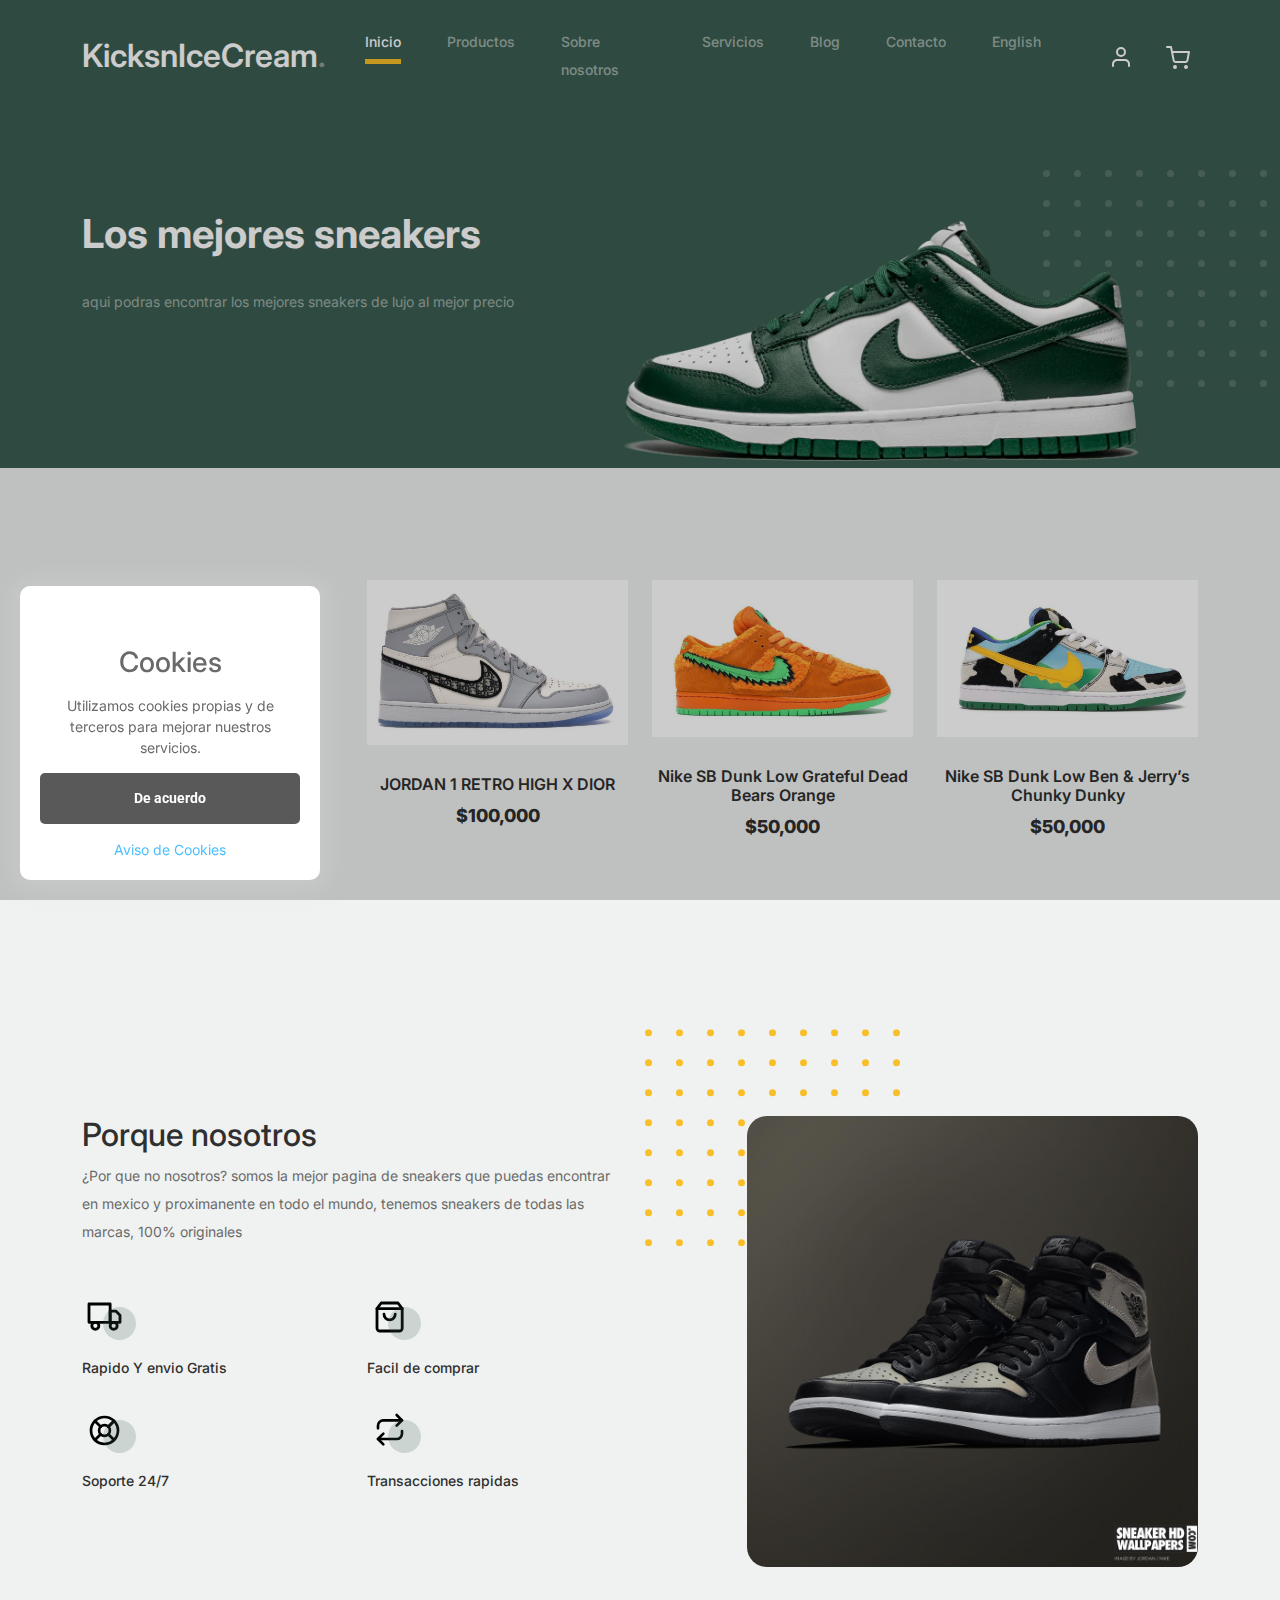
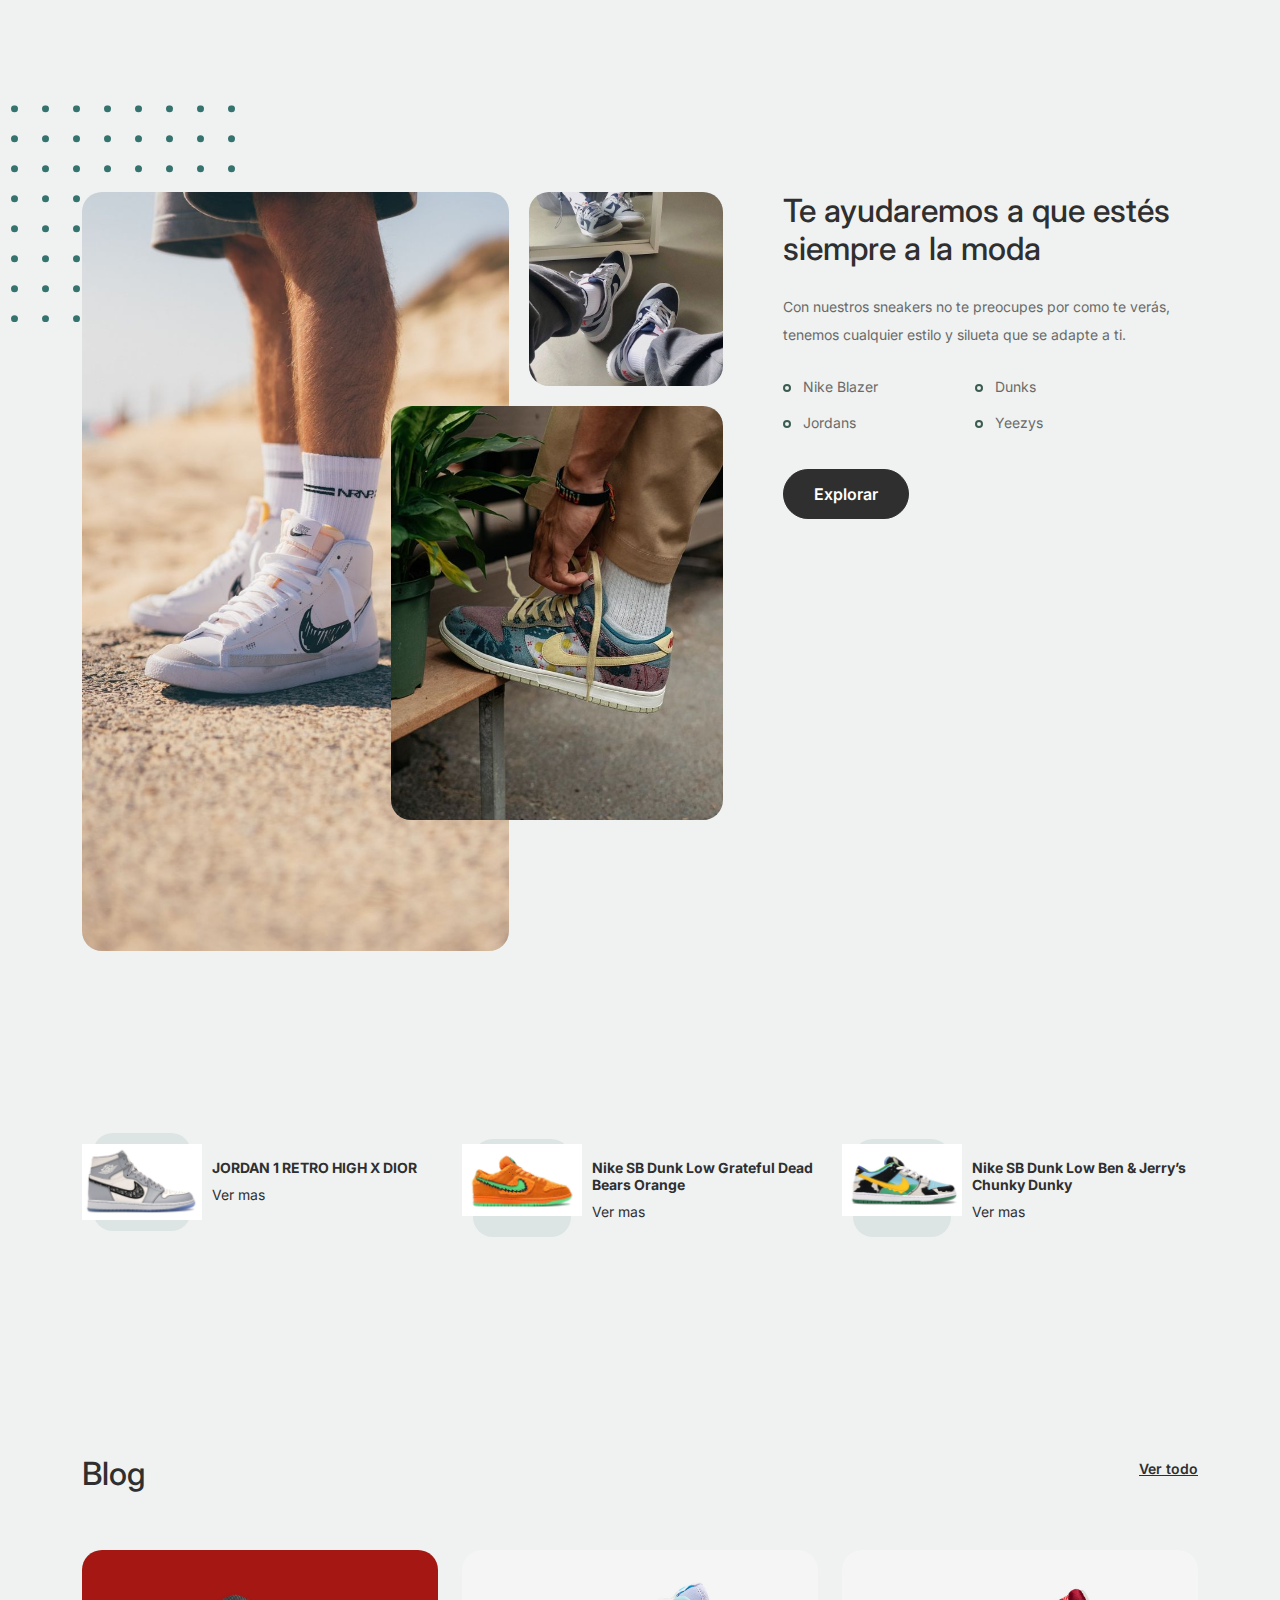
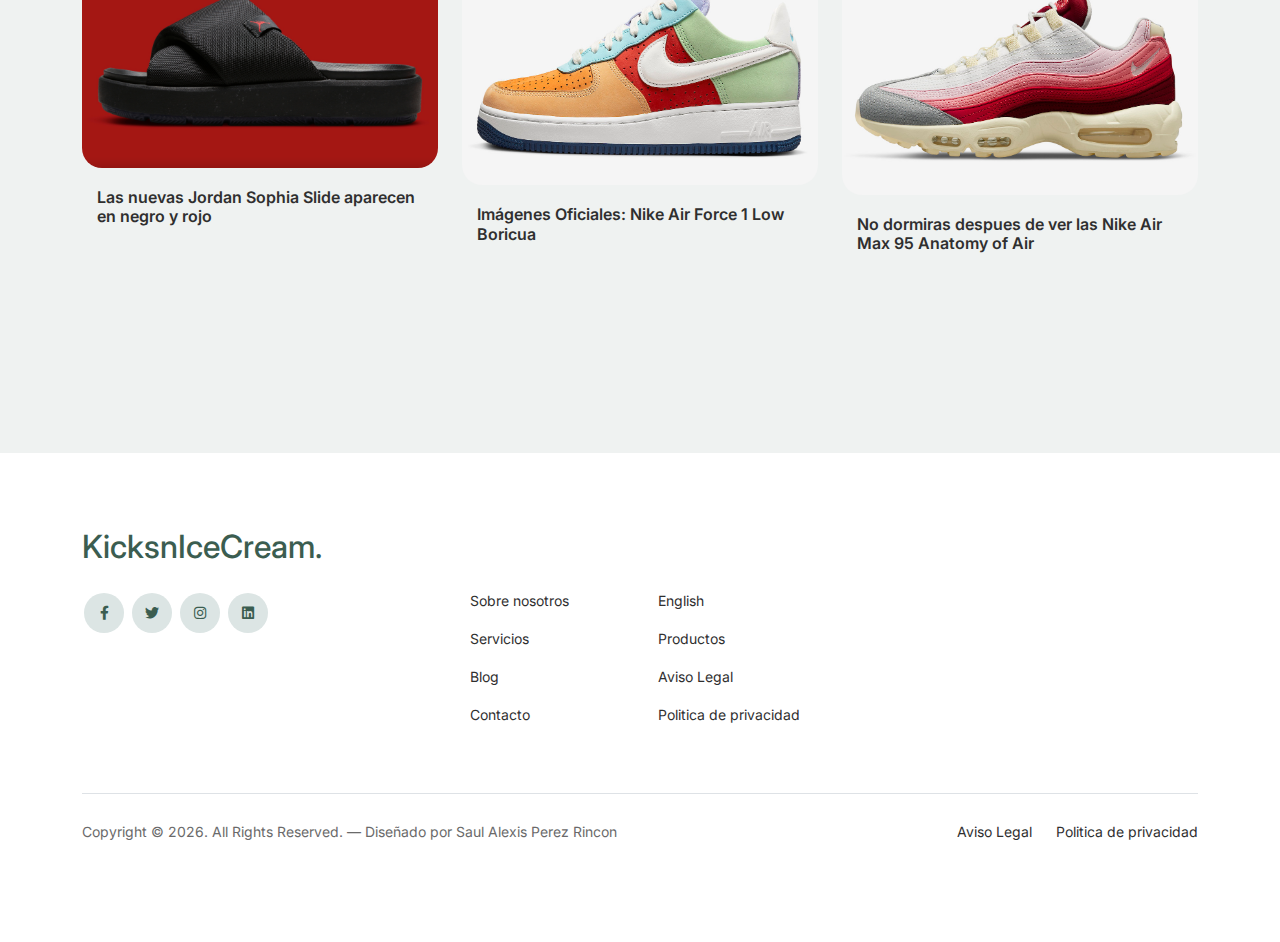
<file: index.html>
<!doctype html>
<html lang="en">

<head>
	<meta charset="utf-8">
	<meta name="viewport" content="width=device-width, initial-scale=1, shrink-to-fit=no">
	<meta name="author" content="Untree.co">

	<!-- Google Tag Manager -->
	<script>(function (w, d, s, l, i) {
			w[l] = w[l] || []; w[l].push({
				'gtm.start':
					new Date().getTime(), event: 'gtm.js'
			}); var f = d.getElementsByTagName(s)[0],
				j = d.createElement(s), dl = l != 'dataLayer' ? '&l=' + l : ''; j.async = true; j.src =
					'https://www.googletagmanager.com/gtm.js?id=' + i + dl; f.parentNode.insertBefore(j, f);
		})(window, document, 'script', 'dataLayer', 'GTM-MB7HJ8K');</script>
	<!-- End Google Tag Manager -->

	<link rel="preconnect" href="https://fonts.gstatic.com">
	<link href="https://fonts.googleapis.com/css2?family=Roboto:wght@400;700&display=swap" rel="stylesheet">

	<link rel="shortcut icon" href="favicon.png">

	<meta name="description" content="" />
	<meta name="keywords" content="bootstrap, bootstrap4" />

	<!-- Bootstrap CSS -->
	<link href="css/bootstrap.min.css" rel="stylesheet">
	<link href="https://cdnjs.cloudflare.com/ajax/libs/font-awesome/6.0.0-beta3/css/all.min.css" rel="stylesheet">
	<link href="css/tiny-slider.css" rel="stylesheet">
	<link href="css/style.css" rel="stylesheet">
	<link rel="stylesheet" href="css/cookies.css">
	<link rel="stylesheet" href="js/aviso-cookies.js">
	<title>KicksnIceCream</title>
</head>

<body>

	<!-- Google Tag Manager (noscript) -->
	<noscript><iframe src="https://www.googletagmanager.com/ns.html?id=GTM-MB7HJ8K"
		height="0" width="0" style="display:none;visibility:hidden"></iframe></noscript>
		<!-- End Google Tag Manager (noscript) -->

		<div class="aviso-cookies" id="aviso-cookies">
			<h3 class="titulo">Cookies</h3>
			<p class="parrafo">Utilizamos cookies propias y de terceros para mejorar nuestros servicios.</p>
			<button class="boton" id="btn-aceptar-cookies">De acuerdo</button>
			<a class="enlace" href="aviso-cookies.html">Aviso de Cookies</a>
		</div>
		<div class="fondo-aviso-cookies" id="fondo-aviso-cookies"></div>
	
		<script src="js/aviso-cookies.js"></script>

	<!-- Start Header/Navigation -->
	<nav class="custom-navbar navbar navbar navbar-expand-md navbar-dark bg-dark" arial-label="Furni navigation bar">

		<div class="container">
			<a class="navbar-brand" href="index.html">KicksnIceCream<span>.</span></a>

			<button class="navbar-toggler" type="button" data-bs-toggle="collapse" data-bs-target="#navbarsFurni"
				aria-controls="navbarsFurni" aria-expanded="false" aria-label="Toggle navigation">
				<span class="navbar-toggler-icon"></span>
			</button>

			<div class="collapse navbar-collapse" id="navbarsFurni">
				<ul class="custom-navbar-nav navbar-nav ms-auto mb-2 mb-md-0">
					<li class="nav-item active">
						<a class="nav-link" href="index.html">Inicio</a>
					</li>
					<li><a class="nav-link" href="shop.html">Productos</a></li>
					<li><a class="nav-link" href="about.html">Sobre nosotros</a></li>
					<li><a class="nav-link" href="services.html">Servicios</a></li>
					<li><a class="nav-link" href="blog.html">Blog</a></li>
					<li><a class="nav-link" href="contact.html">Contacto</a></li>
					<li><a class="nav-link" href="contact.html">English</a></li>

				</ul>

				<ul class="custom-navbar-cta navbar-nav mb-2 mb-md-0 ms-5">
					<li><a class="nav-link" href="#"><img src="images/user.svg"></a></li>
					<li><a class="nav-link" href="cart.html"><img src="images/cart.svg"></a></li>
				</ul>
			</div>
		</div>

	</nav>
	<!-- End Header/Navigation -->

	<!-- Start Hero Section -->
	<div class="hero">
		<div class="container">
			<div class="row justify-content-between">
				<div class="col-lg-5">
					<div class="intro-excerpt">
						<h1>Los mejores sneakers<span clsas="d-block"></span></h1>
						<p class="mb-4">aqui podras encontrar los mejores sneakers de lujo al mejor precio</p>
					</div>
				</div>
				<div class="col-lg-7">
					<div class="hero-img-wrap">
						<img src="images/couch.png" class="img-fluid">
					</div>
				</div>
			</div>
		</div>
	</div>
	<!-- End Hero Section -->

	<!-- Start Product Section -->
	<div class="product-section">
		<div class="container">
			<div class="row">

				<!-- Start Column 1 -->
				<div class="col-md-12 col-lg-3 mb-5 mb-lg-0">
					<h2 class="mb-4 section-title">Sneakers mas demandados</h2>
					<p><a href="shop.html" class="btn">Ver mas</a></p>
				</div>
				<!-- End Column 1 -->

				<!-- Start Column 2 -->
				<div class="col-12 col-md-4 col-lg-3 mb-5 mb-md-0">
					<a class="product-item" href="#">
						<img src="images/product-1.png" class="img-fluid product-thumbnail">
						<h3 class="product-title">JORDAN 1 RETRO HIGH X DIOR</h3>
						<strong class="product-price">$100,000</strong>
					</a>
				</div>
				<!-- End Column 2 -->

				<!-- Start Column 3 -->
				<div class="col-12 col-md-4 col-lg-3 mb-5 mb-md-0">
					<a class="product-item" href="#">
						<img src="images/product-2.png" class="img-fluid product-thumbnail">
						<h3 class="product-title">Nike SB Dunk Low Grateful Dead Bears Orange</h3>
						<strong class="product-price">$50,000</strong>
					</a>
				</div>
				<!-- End Column 3 -->

				<!-- Start Column 4 -->
				<div class="col-12 col-md-4 col-lg-3 mb-5 mb-md-0">
					<a class="product-item" href="#">
						<img src="images/product-3.png" class="img-fluid product-thumbnail">
						<h3 class="product-title">Nike SB Dunk Low Ben & Jerry’s Chunky Dunky</h3>
						<strong class="product-price">$50,000</strong>
						</span>
					</a>
				</div>
				<!-- End Column 4 -->

			</div>
		</div>
	</div>
	<!-- End Product Section -->

	<!-- Start Why Choose Us Section -->
	<div class="why-choose-section">
		<div class="container">
			<div class="row justify-content-between">
				<div class="col-lg-6">
					<h2 class="section-title">Porque nosotros</h2>
					<p>¿Por que no nosotros? somos la mejor pagina de sneakers que puedas encontrar en mexico y
						proximanente en todo el mundo,
						tenemos sneakers de todas las marcas, 100% originales
					</p>

					<div class="row my-5">
						<div class="col-6 col-md-6">
							<div class="feature">
								<div class="icon">
									<img src="images/truck.svg" alt="Image" class="imf-fluid">
								</div>
								<h3>Rapido Y envio Gratis</h3>
							</div>
						</div>

						<div class="col-6 col-md-6">
							<div class="feature">
								<div class="icon">
									<img src="images/bag.svg" alt="Image" class="imf-fluid">
								</div>
								<h3>Facil de comprar</h3>
							</div>
						</div>

						<div class="col-6 col-md-6">
							<div class="feature">
								<div class="icon">
									<img src="images/support.svg" alt="Image" class="imf-fluid">
								</div>
								<h3>Soporte 24/7</h3>
							</div>
						</div>

						<div class="col-6 col-md-6">
							<div class="feature">
								<div class="icon">
									<img src="images/return.svg" alt="Image" class="imf-fluid">
								</div>
								<h3>Transacciones rapidas</h3>
							</div>
						</div>

					</div>
				</div>

				<div class="col-lg-5">
					<div class="img-wrap">
						<img src="images/why-choose-us-img.png" alt="Image" class="img-fluid">
					</div>
				</div>

			</div>
		</div>
	</div>
	<!-- End Why Choose Us Section -->

	<!-- Start We Help Section -->
	<div class="we-help-section">
		<div class="container">
			<div class="row justify-content-between">
				<div class="col-lg-7 mb-5 mb-lg-0">
					<div class="imgs-grid">
						<div class="grid grid-1"><img src="images/img-grid-1.jpg" alt="Untree.co"></div>
						<div class="grid grid-2"><img src="images/img-grid-2.jpg" alt="Untree.co"></div>
						<div class="grid grid-3"><img src="images/img-grid-3.jpg" alt="Untree.co"></div>
					</div>
				</div>
				<div class="col-lg-5 ps-lg-5">
					<h2 class="section-title mb-4">Te ayudaremos a que estés siempre a la moda</h2>
					<p>Con nuestros sneakers no te preocupes por como te verás, tenemos cualquier estilo y silueta que
						se
						adapte a ti.
					</p>

					<ul class="list-unstyled custom-list my-4">
						<li>Nike Blazer</li>
						<li>Dunks</li>
						<li>Jordans</li>
						<li>Yeezys</li>
					</ul>
					<p><a herf="#" class="btn">Explorar</a></p>
				</div>
			</div>
		</div>
	</div>
	<!-- End We Help Section -->

	<!-- Start Popular Product -->
	<div class="popular-product">
		<div class="container">
			<div class="row">

				<div class="col-12 col-md-6 col-lg-4 mb-4 mb-lg-0">
					<div class="product-item-sm d-flex">
						<div class="thumbnail">
							<img src="images/product-1.png" alt="Image" class="img-fluid">
						</div>
						<div class="pt-3">
							<h3>JORDAN 1 RETRO HIGH X DIOR</h3>
							<p><a href="#">Ver mas</a></p>
						</div>
					</div>
				</div>

				<div class="col-12 col-md-6 col-lg-4 mb-4 mb-lg-0">
					<div class="product-item-sm d-flex">
						<div class="thumbnail">
							<img src="images/product-2.png" alt="Image" class="img-fluid">
						</div>
						<div class="pt-3">
							<h3>Nike SB Dunk Low Grateful Dead Bears Orange</h3>
							<p><a href="#">Ver mas</a></p>
						</div>
					</div>
				</div>

				<div class="col-12 col-md-6 col-lg-4 mb-4 mb-lg-0">
					<div class="product-item-sm d-flex">
						<div class="thumbnail">
							<img src="images/product-3.png" alt="Image" class="img-fluid">
						</div>
						<div class="pt-3">
							<h3>Nike SB Dunk Low Ben & Jerry’s Chunky Dunky</h3>
							<p><a href="#">Ver mas</a></p>
						</div>
					</div>
				</div>

			</div>
		</div>
	</div>
	<!-- End Popular Product -->


	<!-- Start Testimonial Slider -->
	<!--
	<div class="testimonial-section">
		<div class="container">
			<div class="row">
				<div class="col-lg-7 mx-auto text-center">
					<h2 class="section-title">Testimonials</h2>
				</div>
			</div>

			<div class="row justify-content-center">
				<div class="col-lg-12">
					<div class="testimonial-slider-wrap text-center">

						<div id="testimonial-nav">
							<span class="prev" data-controls="prev"><span class="fa fa-chevron-left"></span></span>
							<span class="next" data-controls="next"><span class="fa fa-chevron-right"></span></span>
						</div>

						<div class="testimonial-slider">

							<div class="item">
								<div class="row justify-content-center">
									<div class="col-lg-8 mx-auto">

										<div class="testimonial-block text-center">
											<blockquote class="mb-5">
												<p>&ldquo;Donec facilisis quam ut purus rutrum lobortis. Donec vitae
													odio quis nisl dapibus malesuada. Nullam ac aliquet velit. Aliquam
													vulputate velit imperdiet dolor tempor tristique. Pellentesque
													habitant morbi tristique senectus et netus et malesuada fames ac
													turpis egestas. Integer convallis volutpat dui quis
													scelerisque.&rdquo;</p>
											</blockquote>

											<div class="author-info">
												<div class="author-pic">
													<img src="images/person-1.png" alt="Maria Jones" class="img-fluid">
												</div>
												<h3 class="font-weight-bold">Maria Jones</h3>
												<span class="position d-block mb-3">CEO, Co-Founder, XYZ Inc.</span>
											</div>
										</div>

									</div>
								</div>
							</div>
							-->
	<!-- END item -->

	<!--
							<div class="item">
								<div class="row justify-content-center">
									<div class="col-lg-8 mx-auto">

										<div class="testimonial-block text-center">
											<blockquote class="mb-5">
												<p>&ldquo;Donec facilisis quam ut purus rutrum lobortis. Donec vitae
													odio quis nisl dapibus malesuada. Nullam ac aliquet velit. Aliquam
													vulputate velit imperdiet dolor tempor tristique. Pellentesque
													habitant morbi tristique senectus et netus et malesuada fames ac
													turpis egestas. Integer convallis volutpat dui quis
													scelerisque.&rdquo;</p>
											</blockquote>

											<div class="author-info">
												<div class="author-pic">
													<img src="images/person-1.png" alt="Maria Jones" class="img-fluid">
												</div>
												<h3 class="font-weight-bold">Maria Jones</h3>
												<span class="position d-block mb-3">CEO, Co-Founder, XYZ Inc.</span>
											</div>
										</div>

									</div>
								</div>
							</div>
							-->
	<!-- END item -->

	<!--
							<div class="item">
								<div class="row justify-content-center">
									<div class="col-lg-8 mx-auto">

										<div class="testimonial-block text-center">
											<blockquote class="mb-5">
												<p>&ldquo;Donec facilisis quam ut purus rutrum lobortis. Donec vitae
													odio quis nisl dapibus malesuada. Nullam ac aliquet velit. Aliquam
													vulputate velit imperdiet dolor tempor tristique. Pellentesque
													habitant morbi tristique senectus et netus et malesuada fames ac
													turpis egestas. Integer convallis volutpat dui quis
													scelerisque.&rdquo;</p>
											</blockquote>

											<div class="author-info">
												<div class="author-pic">
													<img src="images/person-1.png" alt="Maria Jones" class="img-fluid">
												</div>
												<h3 class="font-weight-bold">Maria Jones</h3>
												<span class="position d-block mb-3">CEO, Co-Founder, XYZ Inc.</span>
											</div>
										</div>

									</div>
								</div>
							</div>
							-->
	<!-- END item -->

	<!-- Start
						</div>

					</div>
				</div>
			</div>
		</div>
	</div>
	-->
	<!-- End Testimonial Slider -->

	<!-- Start Blog Section -->
	<div class="blog-section">
		<div class="container">
			<div class="row mb-5">
				<div class="col-md-6">
					<h2 class="section-title">Blog</h2>
				</div>
				<div class="col-md-6 text-start text-md-end">
					<a href="#" class="more">Ver todo</a>
				</div>
			</div>

			<div class="row">

				<div class="col-12 col-sm-6 col-md-4 mb-4 mb-md-0">
					<div class="post-entry">
						<a href="#" class="post-thumbnail"><img src="images/post-1.jpg" alt="Image"
								class="img-fluid"></a>
						<div class="post-content-entry">
							<h3><a href="#">Las nuevas Jordan Sophia Slide aparecen en negro y rojo</a></h3>
						</div>
					</div>
				</div>

				<div class="col-12 col-sm-6 col-md-4 mb-4 mb-md-0">
					<div class="post-entry">
						<a href="#" class="post-thumbnail"><img src="images/post-2.jpg" alt="Image"
								class="img-fluid"></a>
						<div class="post-content-entry">
							<h3><a href="#">Imágenes Oficiales: Nike Air Force 1 Low Boricua</a></h3>
						</div>
					</div>
				</div>

				<div class="col-12 col-sm-6 col-md-4 mb-4 mb-md-0">
					<div class="post-entry">
						<a href="#" class="post-thumbnail"><img src="images/post-3.jpg" alt="Image"
								class="img-fluid"></a>
						<div class="post-content-entry">
							<h3><a href="#">No dormiras despues de ver las Nike Air Max 95 Anatomy of Air</a></h3>
						</div>
					</div>
				</div>

			</div>
		</div>
	</div>
	<!-- End Blog Section -->

	<!-- Start Footer Section -->
	<footer class="footer-section">
		<div class="container relative">


			<div class="row g-5 mb-5">
				<div class="col-lg-4">
					<div class="mb-4 footer-logo-wrap"><a href="#" class="footer-logo">KicksnIceCream<span>.</span></a>
					</div>

					<ul class="list-unstyled custom-social">
						<li><a href="#"><span class="fa fa-brands fa-facebook-f"></span></a></li>
						<li><a href="#"><span class="fa fa-brands fa-twitter"></span></a></li>
						<li><a href="#"><span class="fa fa-brands fa-instagram"></span></a></li>
						<li><a href="#"><span class="fa fa-brands fa-linkedin"></span></a></li>
					</ul>
				</div>

				<div class="col-lg-8">
					<div class="row links-wrap">
						<div class="col-6 col-sm-6 col-md-3">
							<ul class="list-unstyled">
								<li><a href="#">Sobre nosotros</a></li>
								<li><a href="#">Servicios</a></li>
								<li><a href="#">Blog</a></li>
								<li><a href="#">Contacto</a></li>
							</ul>
						</div>

						<div class="col-6 col-sm-6 col-md-3">
							<ul class="list-unstyled">
								<li><a href="#">English</a></li>
								<li><a href="#">Productos</a></li>
								<li><a href="#">Aviso Legal</a></li>
								<li><a href="#">Politica de privacidad</a></li>
							</ul>
						</div>
					</div>
				</div>

			</div>

			<div class="border-top copyright">
				<div class="row pt-4">
					<div class="col-lg-6">
						<p class="mb-2 text-center text-lg-start">Copyright &copy;
							<script>document.write(new Date().getFullYear());</script>. All Rights Reserved. &mdash;
							Diseñado por Saul Alexis Perez Rincon
							<!-- License information: https://untree.co/license/ -->
						</p>
					</div>

					<div class="col-lg-6 text-center text-lg-end">
						<ul class="list-unstyled d-inline-flex ms-auto">
							<li class="me-4"><a href="#">Aviso Legal</a></li>
							<li><a href="#">Politica de privacidad</a></li>
						</ul>
					</div>

				</div>
			</div>

		</div>
	</footer>
	<!-- End Footer Section -->


	<script src="js/bootstrap.bundle.min.js"></script>
	<script src="js/tiny-slider.js"></script>
	<script src="js/custom.js"></script>
</body>

</html>
</file>
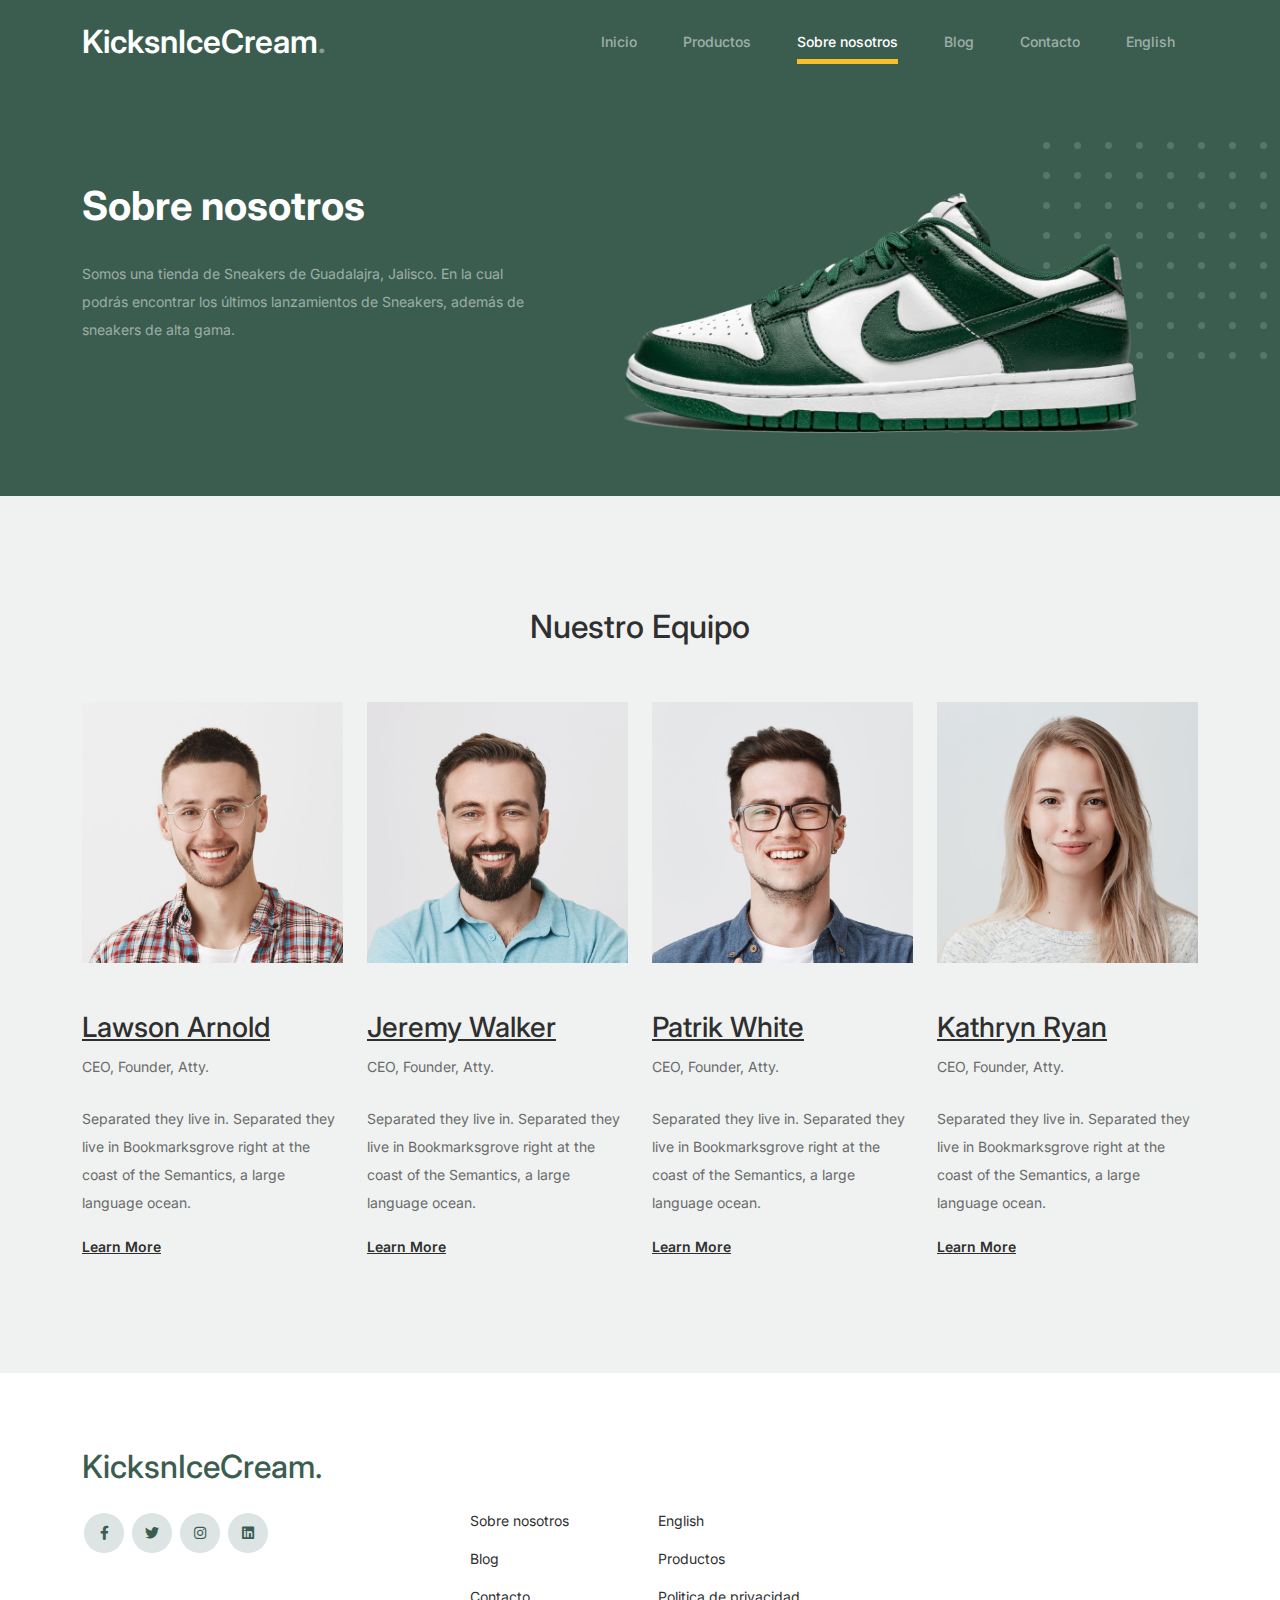
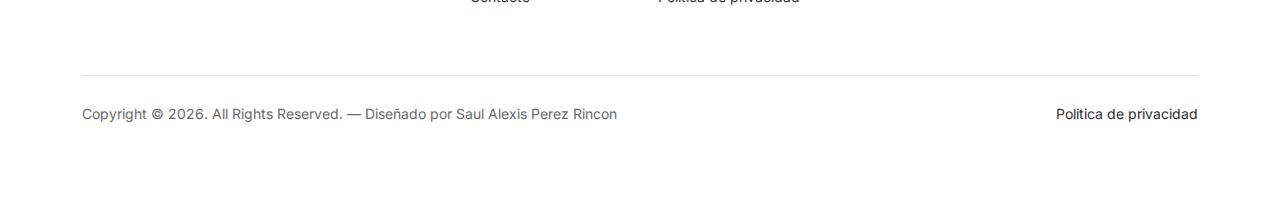
<file: about.html>
<!-- /*
* Bootstrap 5
* Template Name: Furni
* Template Author: Untree.co
* Template URI: https://untree.co/
* License: https://creativecommons.org/licenses/by/3.0/
*/ -->
<!doctype html>
<html lang="en">

<head>
	<meta charset="utf-8">
	<meta name="viewport" content="width=device-width, initial-scale=1, shrink-to-fit=no">
	<meta name="author" content="Untree.co">
	<link rel="shortcut icon" href="favicon.png">

	<meta name="description" content="" />
	<meta name="keywords" content="bootstrap, bootstrap4" />

	<!-- Bootstrap CSS -->
	<link href="css/bootstrap.min.css" rel="stylesheet">
	<link href="https://cdnjs.cloudflare.com/ajax/libs/font-awesome/6.0.0-beta3/css/all.min.css" rel="stylesheet">
	<link href="css/tiny-slider.css" rel="stylesheet">
	<link href="css/style.css" rel="stylesheet">
	<title>KicksnIceCream</title>
</head>

<body>

	<!-- Start Header/Navigation -->
	<nav class="custom-navbar navbar navbar navbar-expand-md navbar-dark bg-dark" arial-label="Furni navigation bar">

		<div class="container">
			<a class="navbar-brand" href="index.html">KicksnIceCream<span>.</span></a>

			<button class="navbar-toggler" type="button" data-bs-toggle="collapse" data-bs-target="#navbarsFurni"
				aria-controls="navbarsFurni" aria-expanded="false" aria-label="Toggle navigation">
				<span class="navbar-toggler-icon"></span>
			</button>

			<div class="collapse navbar-collapse" id="navbarsFurni">
				<ul class="custom-navbar-nav navbar-nav ms-auto mb-2 mb-md-0">
					<li class="nav-item">
						<a class="nav-link" href="index.html">Inicio</a>
					</li>
					<li><a class="nav-link" href="shop.html">Productos</a></li>
					<li class="active"><a class="nav-link" href="about.html">Sobre nosotros</a></li>
					<li><a class="nav-link" href="blog.html">Blog</a></li>
					<li><a class="nav-link" href="contact.html">Contacto</a></li>
					<li><a class="nav-link" href="index2.html">English</a></li>
				</ul>
			</div>
		</div>

	</nav>
	<!-- End Header/Navigation -->

	<!-- Start Hero Section -->
	<div class="hero">
		<div class="container">
			<div class="row justify-content-between">
				<div class="col-lg-5">
					<div class="intro-excerpt">
						<h1>Sobre nosotros</h1>
						<p class="mb-4">Somos una tienda de Sneakers de Guadalajra, Jalisco.
							En la cual podrás encontrar los últimos lanzamientos de Sneakers,
							además de sneakers de alta gama.</p>
					</div>
				</div>
				<div class="col-lg-7">
					<div class="hero-img-wrap">
						<img src="images/couch.png" class="img-fluid">
					</div>
				</div>
			</div>
		</div>
	</div>
	<!-- End Hero Section -->

	<!-- Start Team Section -->
	<div class="untree_co-section">
		<div class="container">

			<div class="row mb-5">
				<div class="col-lg-5 mx-auto text-center">
					<h2 class="section-title">Nuestro Equipo</h2>
				</div>
			</div>

			<div class="row">

				<!-- Start Column 1 -->
				<div class="col-12 col-md-6 col-lg-3 mb-5 mb-md-0">
					<img src="images/person_1.jpg" class="img-fluid mb-5">
					<h3 clas><a href="#"><span class="">Lawson</span> Arnold</a></h3>
					<span class="d-block position mb-4">CEO, Founder, Atty.</span>
					<p>Separated they live in.
						Separated they live in Bookmarksgrove right at the coast of the Semantics, a large language
						ocean.</p>
					<p class="mb-0"><a href="#" class="more dark">Learn More <span
								class="icon-arrow_forward"></span></a></p>
				</div>
				<!-- End Column 1 -->

				<!-- Start Column 2 -->
				<div class="col-12 col-md-6 col-lg-3 mb-5 mb-md-0">
					<img src="images/person_2.jpg" class="img-fluid mb-5">

					<h3 clas><a href="#"><span class="">Jeremy</span> Walker</a></h3>
					<span class="d-block position mb-4">CEO, Founder, Atty.</span>
					<p>Separated they live in.
						Separated they live in Bookmarksgrove right at the coast of the Semantics, a large language
						ocean.</p>
					<p class="mb-0"><a href="#" class="more dark">Learn More <span
								class="icon-arrow_forward"></span></a></p>

				</div>
				<!-- End Column 2 -->

				<!-- Start Column 3 -->
				<div class="col-12 col-md-6 col-lg-3 mb-5 mb-md-0">
					<img src="images/person_3.jpg" class="img-fluid mb-5">
					<h3 clas><a href="#"><span class="">Patrik</span> White</a></h3>
					<span class="d-block position mb-4">CEO, Founder, Atty.</span>
					<p>Separated they live in.
						Separated they live in Bookmarksgrove right at the coast of the Semantics, a large language
						ocean.</p>
					<p class="mb-0"><a href="#" class="more dark">Learn More <span
								class="icon-arrow_forward"></span></a></p>
				</div>
				<!-- End Column 3 -->

				<!-- Start Column 4 -->
				<div class="col-12 col-md-6 col-lg-3 mb-5 mb-md-0">
					<img src="images/person_4.jpg" class="img-fluid mb-5">

					<h3 clas><a href="#"><span class="">Kathryn</span> Ryan</a></h3>
					<span class="d-block position mb-4">CEO, Founder, Atty.</span>
					<p>Separated they live in.
						Separated they live in Bookmarksgrove right at the coast of the Semantics, a large language
						ocean.</p>
					<p class="mb-0"><a href="#" class="more dark">Learn More <span
								class="icon-arrow_forward"></span></a></p>


				</div>
				<!-- End Column 4 -->



			</div>
		</div>
	</div>
	<!-- End Team Section -->



	<!-- Start Footer Section -->
	<footer class="footer-section">
		<div class="container relative">


			<div class="row g-5 mb-5">
				<div class="col-lg-4">
					<div class="mb-4 footer-logo-wrap"><a href="#" class="footer-logo">KicksnIceCream<span>.</span></a>
					</div>

					<ul class="list-unstyled custom-social">
						<li><a href="#"><span class="fa fa-brands fa-facebook-f"></span></a></li>
						<li><a href="#"><span class="fa fa-brands fa-twitter"></span></a></li>
						<li><a href="#"><span class="fa fa-brands fa-instagram"></span></a></li>
						<li><a href="#"><span class="fa fa-brands fa-linkedin"></span></a></li>
					</ul>
				</div>

				<div class="col-lg-8">
					<div class="row links-wrap">
						<div class="col-6 col-sm-6 col-md-3">
							<ul class="list-unstyled">
								<li><a href="about.html">Sobre nosotros</a></li>
								<li><a href="blog.html">Blog</a></li>
								<li><a href="contact.html">Contacto</a></li>
							</ul>
						</div>

						<div class="col-6 col-sm-6 col-md-3">
							<ul class="list-unstyled">
								<li><a href="index2.html">English</a></li>
								<li><a href="shop.html">Productos</a></li>
								<li><a href="privacidad.html">Politica de privacidad</a></li>
							</ul>
						</div>
					</div>
				</div>

			</div>

			<div class="border-top copyright">
				<div class="row pt-4">
					<div class="col-lg-6">
						<p class="mb-2 text-center text-lg-start">Copyright &copy;
							<script>document.write(new Date().getFullYear());</script>. All Rights Reserved. &mdash;
							Diseñado por Saul Alexis Perez Rincon
							<!-- License information: https://untree.co/license/ -->
						</p>
					</div>

					<div class="col-lg-6 text-center text-lg-end">
						<ul class="list-unstyled d-inline-flex ms-auto">
							<li><a href="privacidad.html">Politica de privacidad</a></li>
						</ul>
					</div>

				</div>
			</div>

		</div>
	</footer>
	<!-- End Footer Section -->


	<script src="js/bootstrap.bundle.min.js"></script>
	<script src="js/tiny-slider.js"></script>
	<script src="js/custom.js"></script>
</body>

</html>
</file>
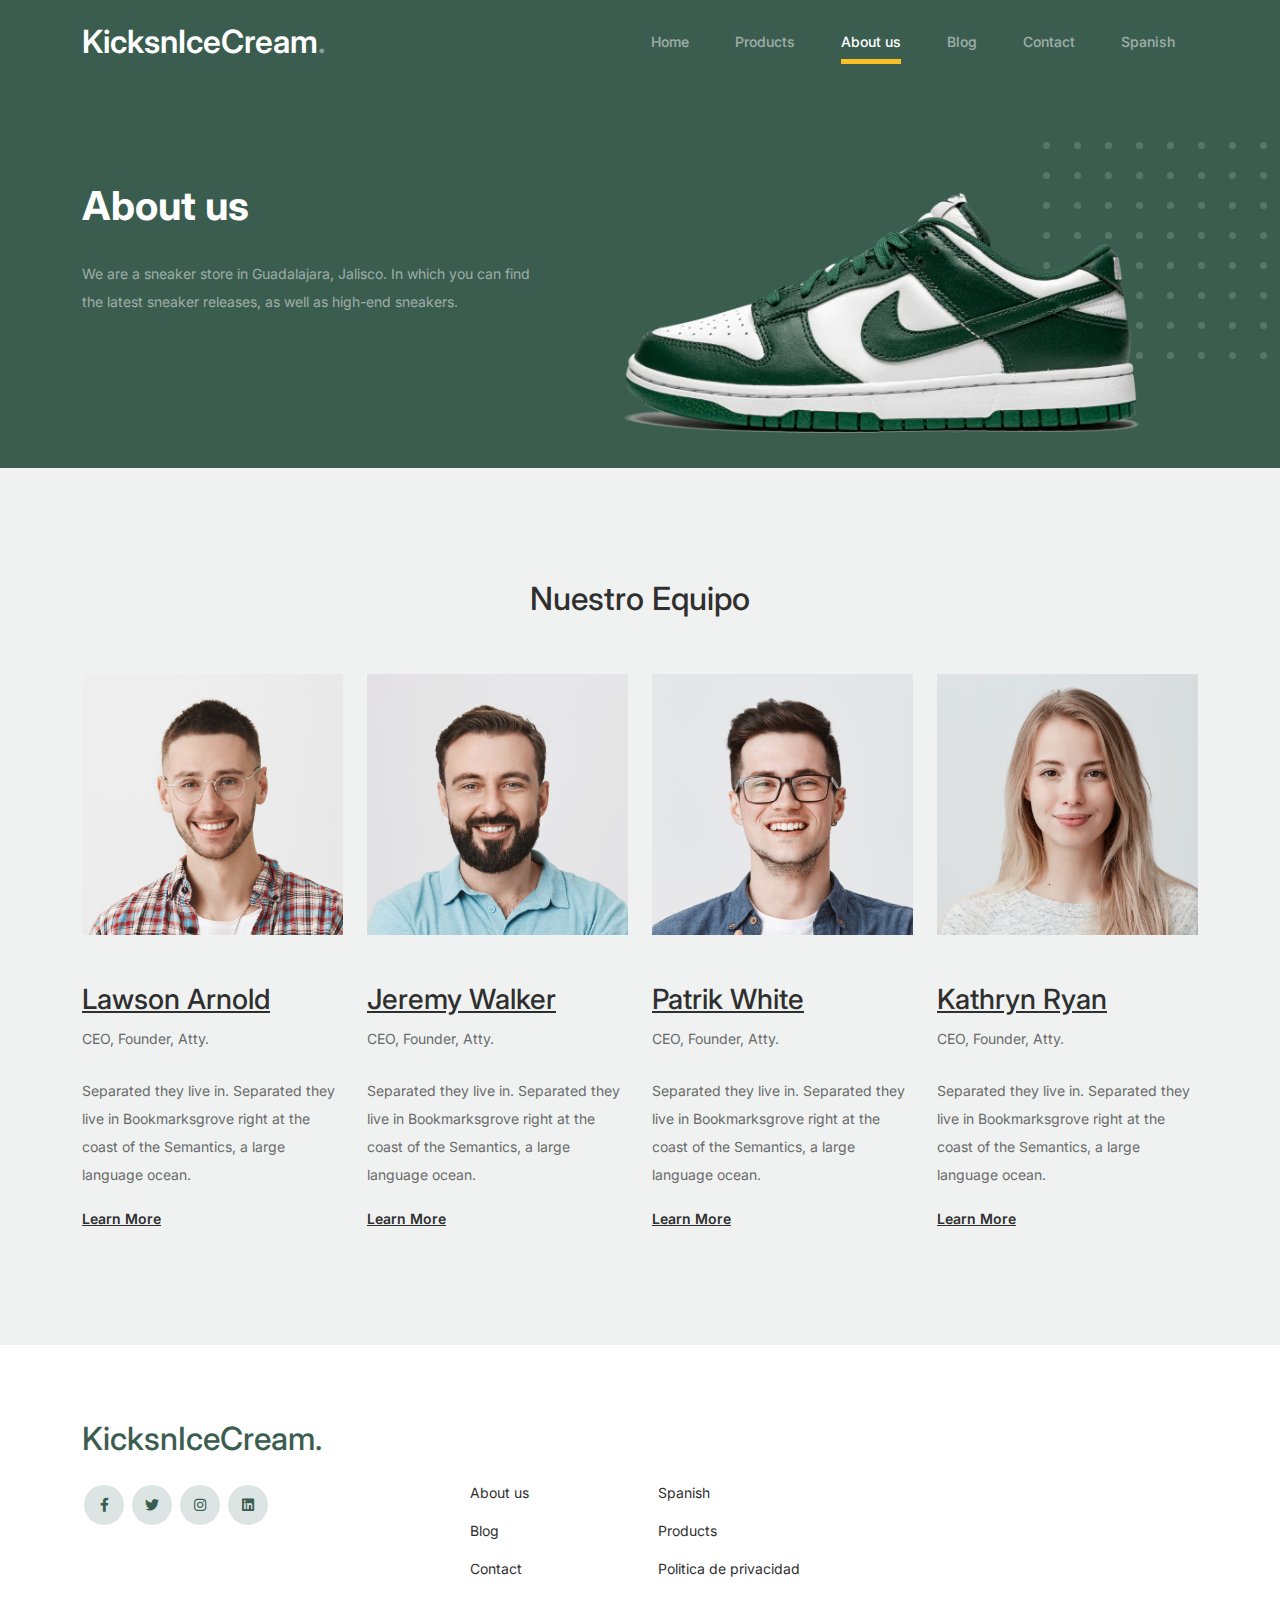
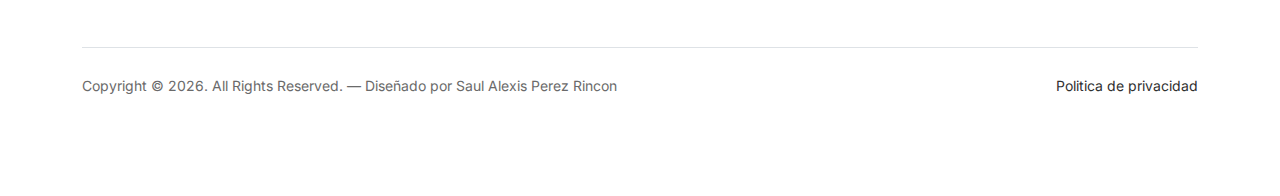
<file: about2.html>
<!-- /*
* Bootstrap 5
* Template Name: Furni
* Template Author: Untree.co
* Template URI: https://untree.co/
* License: https://creativecommons.org/licenses/by/3.0/
*/ -->
<!doctype html>
<html lang="en">

<head>
    <meta charset="utf-8">
    <meta name="viewport" content="width=device-width, initial-scale=1, shrink-to-fit=no">
    <meta name="author" content="Untree.co">
    <link rel="shortcut icon" href="favicon.png">

    <meta name="description" content="" />
    <meta name="keywords" content="bootstrap, bootstrap4" />

    <!-- Bootstrap CSS -->
    <link href="css/bootstrap.min.css" rel="stylesheet">
    <link href="https://cdnjs.cloudflare.com/ajax/libs/font-awesome/6.0.0-beta3/css/all.min.css" rel="stylesheet">
    <link href="css/tiny-slider.css" rel="stylesheet">
    <link href="css/style.css" rel="stylesheet">
    <title>KicksnIceCream</title>
</head>

<body>

    <!-- Start Header/Navigation -->
    <nav class="custom-navbar navbar navbar navbar-expand-md navbar-dark bg-dark" arial-label="Furni navigation bar">

        <div class="container">
            <a class="navbar-brand" href="index.html">KicksnIceCream<span>.</span></a>

            <button class="navbar-toggler" type="button" data-bs-toggle="collapse" data-bs-target="#navbarsFurni"
                aria-controls="navbarsFurni" aria-expanded="false" aria-label="Toggle navigation">
                <span class="navbar-toggler-icon"></span>
            </button>

            <div class="collapse navbar-collapse" id="navbarsFurni">
                <ul class="custom-navbar-nav navbar-nav ms-auto mb-2 mb-md-0">
					<li class="nav-item">
						<a class="nav-link" href="index2.html">Home</a>
					</li>
					<li><a class="nav-link" href="shop2.html">Products</a></li>
					<li class="active"><a class="nav-link" href="about2.html">About us</a></li>
					<li><a class="nav-link" href="blog2.html">Blog</a></li>
					<li><a class="nav-link" href="contact2.html">Contact</a></li>
					<li><a class="nav-link" href="index.html">Spanish</a></li>
                </ul>
            </div>
        </div>

    </nav>
    <!-- End Header/Navigation -->

    <!-- Start Hero Section -->
    <div class="hero">
        <div class="container">
            <div class="row justify-content-between">
                <div class="col-lg-5">
                    <div class="intro-excerpt">
                        <h1>About us</h1>
                        <p class="mb-4">We are a sneaker store in Guadalajara, Jalisco. 
                            In which you can find the latest sneaker releases, as well as high-end sneakers.</p>
                    </div>
                </div>
                <div class="col-lg-7">
                    <div class="hero-img-wrap">
                        <img src="images/couch.png" class="img-fluid">
                    </div>
                </div>
            </div>
        </div>
    </div>
    <!-- End Hero Section -->

    <!-- Start Team Section -->
    <div class="untree_co-section">
        <div class="container">

            <div class="row mb-5">
                <div class="col-lg-5 mx-auto text-center">
                    <h2 class="section-title">Nuestro Equipo</h2>
                </div>
            </div>

            <div class="row">

                <!-- Start Column 1 -->
                <div class="col-12 col-md-6 col-lg-3 mb-5 mb-md-0">
                    <img src="images/person_1.jpg" class="img-fluid mb-5">
                    <h3 clas><a href="#"><span class="">Lawson</span> Arnold</a></h3>
                    <span class="d-block position mb-4">CEO, Founder, Atty.</span>
                    <p>Separated they live in.
                        Separated they live in Bookmarksgrove right at the coast of the Semantics, a large language
                        ocean.</p>
                    <p class="mb-0"><a href="#" class="more dark">Learn More <span
                                class="icon-arrow_forward"></span></a></p>
                </div>
                <!-- End Column 1 -->

                <!-- Start Column 2 -->
                <div class="col-12 col-md-6 col-lg-3 mb-5 mb-md-0">
                    <img src="images/person_2.jpg" class="img-fluid mb-5">

                    <h3 clas><a href="#"><span class="">Jeremy</span> Walker</a></h3>
                    <span class="d-block position mb-4">CEO, Founder, Atty.</span>
                    <p>Separated they live in.
                        Separated they live in Bookmarksgrove right at the coast of the Semantics, a large language
                        ocean.</p>
                    <p class="mb-0"><a href="#" class="more dark">Learn More <span
                                class="icon-arrow_forward"></span></a></p>

                </div>
                <!-- End Column 2 -->

                <!-- Start Column 3 -->
                <div class="col-12 col-md-6 col-lg-3 mb-5 mb-md-0">
                    <img src="images/person_3.jpg" class="img-fluid mb-5">
                    <h3 clas><a href="#"><span class="">Patrik</span> White</a></h3>
                    <span class="d-block position mb-4">CEO, Founder, Atty.</span>
                    <p>Separated they live in.
                        Separated they live in Bookmarksgrove right at the coast of the Semantics, a large language
                        ocean.</p>
                    <p class="mb-0"><a href="#" class="more dark">Learn More <span
                                class="icon-arrow_forward"></span></a></p>
                </div>
                <!-- End Column 3 -->

                <!-- Start Column 4 -->
                <div class="col-12 col-md-6 col-lg-3 mb-5 mb-md-0">
                    <img src="images/person_4.jpg" class="img-fluid mb-5">

                    <h3 clas><a href="#"><span class="">Kathryn</span> Ryan</a></h3>
                    <span class="d-block position mb-4">CEO, Founder, Atty.</span>
                    <p>Separated they live in.
                        Separated they live in Bookmarksgrove right at the coast of the Semantics, a large language
                        ocean.</p>
                    <p class="mb-0"><a href="#" class="more dark">Learn More <span
                                class="icon-arrow_forward"></span></a></p>


                </div>
                <!-- End Column 4 -->



            </div>
        </div>
    </div>
    <!-- End Team Section -->



	<!-- Start Footer Section -->
	<footer class="footer-section">
		<div class="container relative">


			<div class="row g-5 mb-5">
				<div class="col-lg-4">
					<div class="mb-4 footer-logo-wrap"><a href="#" class="footer-logo">KicksnIceCream<span>.</span></a>
					</div>

					<ul class="list-unstyled custom-social">
						<li><a href="#"><span class="fa fa-brands fa-facebook-f"></span></a></li>
						<li><a href="#"><span class="fa fa-brands fa-twitter"></span></a></li>
						<li><a href="#"><span class="fa fa-brands fa-instagram"></span></a></li>
						<li><a href="#"><span class="fa fa-brands fa-linkedin"></span></a></li>
					</ul>
				</div>

				<div class="col-lg-8">
					<div class="row links-wrap">
						<div class="col-6 col-sm-6 col-md-3">
							<ul class="list-unstyled">
								<li><a href="about2.html">About us</a></li>
								<li><a href="blog2.html">Blog</a></li>
								<li><a href="contact2.html">Contact</a></li>
							</ul>
						</div>

						<div class="col-6 col-sm-6 col-md-3">
							<ul class="list-unstyled">
								<li><a href="index.html">Spanish</a></li>
								<li><a href="shop2.html">Products</a></li>
								<li><a href="privacidad.html">Politica de privacidad</a></li>
							</ul>
						</div>
					</div>
				</div>

			</div>

			<div class="border-top copyright">
				<div class="row pt-4">
					<div class="col-lg-6">
						<p class="mb-2 text-center text-lg-start">Copyright &copy;
							<script>document.write(new Date().getFullYear());</script>. All Rights Reserved. &mdash;
							Diseñado por Saul Alexis Perez Rincon
							<!-- License information: https://untree.co/license/ -->
						</p>
					</div>

					<div class="col-lg-6 text-center text-lg-end">
						<ul class="list-unstyled d-inline-flex ms-auto">
							<li><a href="privacidad.html">Politica de privacidad</a></li>
						</ul>
					</div>

				</div>
			</div>

		</div>
	</footer>
	<!-- End Footer Section -->


    <script src="js/bootstrap.bundle.min.js"></script>
    <script src="js/tiny-slider.js"></script>
    <script src="js/custom.js"></script>
</body>

</html>
</file>
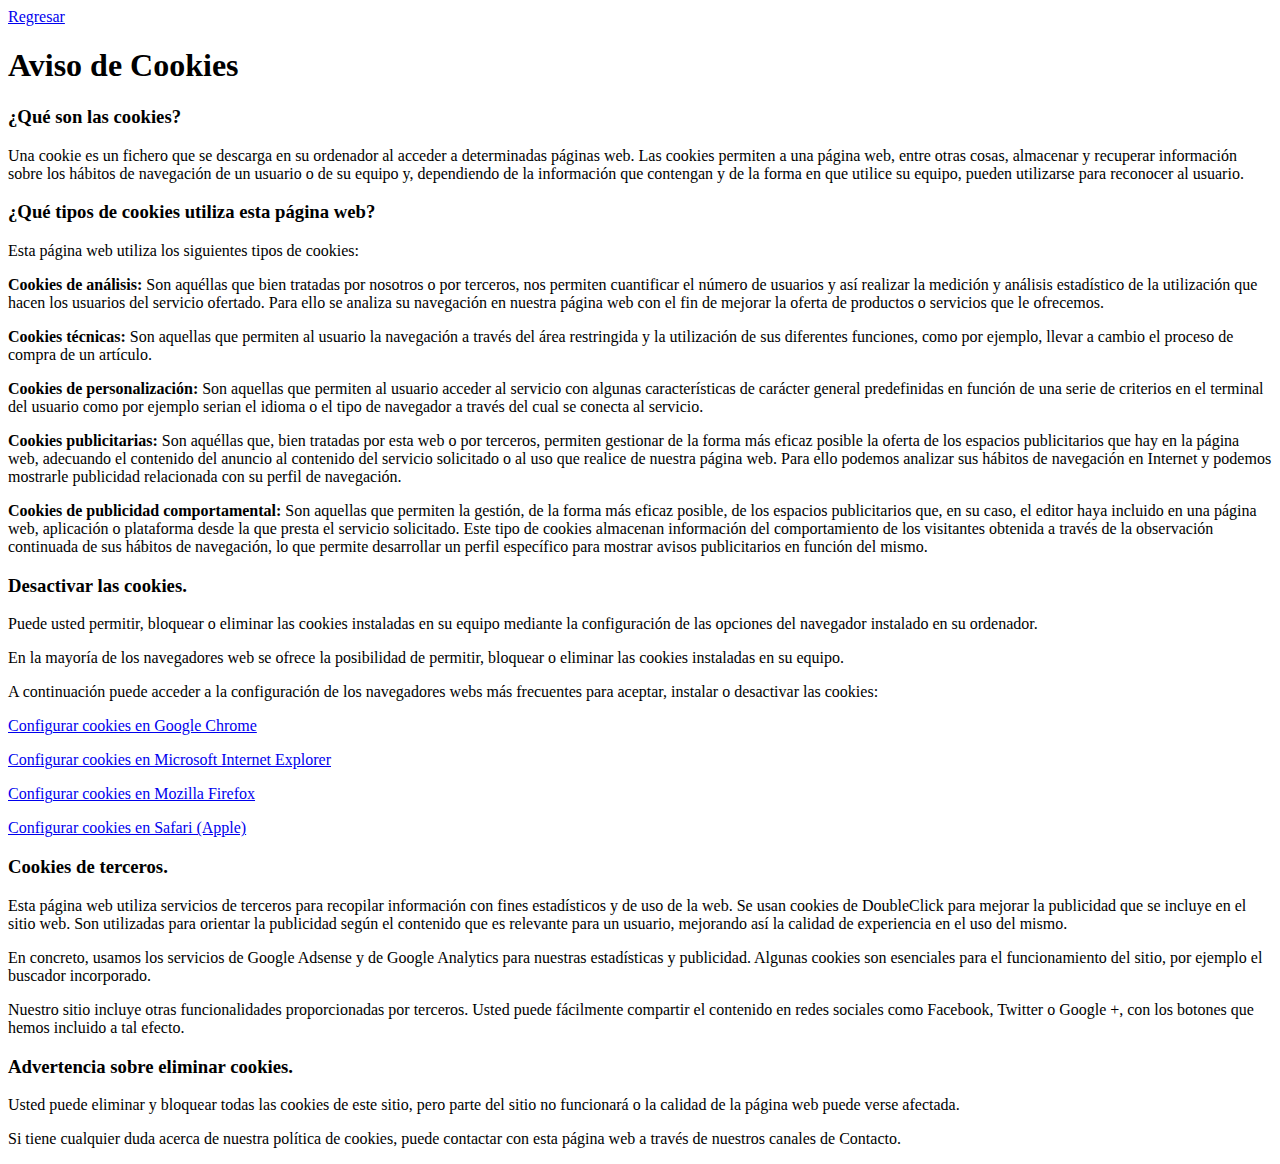
<file: aviso-cookies.html>
<!DOCTYPE html>
<html lang="en">
<head>
	<meta charset="UTF-8">
	<meta http-equiv="X-UA-Compatible" content="IE=edge">
	<meta name="viewport" content="width=device-width, initial-scale=1.0">
	<title>Aviso de Privacidad</title>
	<link rel="preconnect" href="https://fonts.gstatic.com">
	<link href="https://fonts.googleapis.com/css2?family=Roboto:wght@400;700&display=swap" rel="stylesheet"> 
	<link rel="stylesheet" href="./css/cookies.css">
</head>
<body>
	<main>
		<a href="./index.html">Regresar</a>
		<h1>Aviso de Cookies</h1>
		<h3>¿Qué son las cookies?</h3>
		<p>Una cookie es un fichero que se descarga en su ordenador al acceder a determinadas páginas web. Las cookies permiten a una página web, entre otras cosas, almacenar y recuperar información sobre los hábitos de navegación de un usuario o de su equipo y, dependiendo de la información que contengan y de la forma en que utilice su equipo, pueden utilizarse para reconocer al usuario.</p>

		<h3>¿Qué tipos de cookies utiliza esta página web?</h3>
		<p>Esta página web utiliza los siguientes tipos de cookies:</p>

		<p><b>Cookies de análisis:</b> Son aquéllas que bien tratadas por nosotros o por terceros, nos permiten cuantificar el número de usuarios y así realizar la medición y análisis estadístico de la utilización que hacen los usuarios del servicio ofertado. Para ello se analiza su navegación en nuestra página web con el fin de mejorar la oferta de productos o servicios que le ofrecemos.</p>

		<p><b>Cookies técnicas:</b> Son aquellas que permiten al usuario la navegación a través del área restringida y la utilización de sus diferentes funciones, como por ejemplo, llevar a cambio el proceso de compra de un artículo.</p>

		<p><b>Cookies de personalización:</b> Son aquellas que permiten al usuario acceder al servicio con algunas características de carácter general predefinidas en función de una serie de criterios en el terminal del usuario como por ejemplo serian el idioma o el tipo de navegador a través del cual se conecta al servicio.</p>

		<p><b>Cookies publicitarias:</b> Son aquéllas que, bien tratadas por esta web o por terceros, permiten gestionar de la forma más eficaz posible la oferta de los espacios publicitarios que hay en la página web, adecuando el contenido del anuncio al contenido del servicio solicitado o al uso que realice de nuestra página web. Para ello podemos analizar sus hábitos de navegación en Internet y podemos mostrarle publicidad relacionada con su perfil de navegación.</p>

		<p><b>Cookies de publicidad comportamental:</b> Son aquellas que permiten la gestión, de la forma más eficaz posible, de los espacios publicitarios que, en su caso, el editor haya incluido en una página web, aplicación o plataforma desde la que presta el servicio solicitado. Este tipo de cookies almacenan información del comportamiento de los visitantes obtenida a través de la observación continuada de sus hábitos de navegación, lo que permite desarrollar un perfil específico para mostrar avisos publicitarios en función del mismo.</p>

 
		<h3>Desactivar las cookies.</h3>
		<p>Puede usted permitir, bloquear o eliminar las cookies instaladas en su equipo mediante la configuración de las opciones del navegador instalado en su ordenador.</p>

		<p>En la mayoría de los navegadores web se ofrece la posibilidad de permitir, bloquear o eliminar las cookies instaladas en su equipo.</p>

		<p>A continuación puede acceder a la configuración de los navegadores webs más frecuentes para aceptar, instalar o desactivar las cookies:</p>

		<p><a href="https://support.google.com/chrome/answer/95647?hl=es" target="_blank" rel="noopener">Configurar cookies en Google Chrome</a></p>

		<p><a href="http://windows.microsoft.com/es-es/windows7/how-to-manage-cookies-in-internet-explorer-9" target="_blank" rel="noopener">Configurar cookies en Microsoft Internet Explorer</a></p>

		<p><a href="https://support.mozilla.org/es/kb/habilitar-y-deshabilitar-cookies-sitios-web-rastrear-preferencias?redirectlocale=es&amp;redirectslug=habilitar-y-deshabilitar-cookies-que-los-sitios-we" target="_blank" rel="noopener">Configurar cookies en Mozilla Firefox</a></p>

		<p><a href="https://support.apple.com/es-es/HT201265" target="_blank" rel="noopener">Configurar cookies en Safari (Apple)</a></p>

 
		<h3>Cookies de terceros.</h3>

		<p>Esta página web utiliza servicios de terceros para recopilar información con fines estadísticos y de uso de la web. Se usan cookies de DoubleClick para mejorar la publicidad que se incluye en el sitio web. Son utilizadas para orientar la publicidad según el contenido que es relevante para un usuario, mejorando así la calidad de experiencia en el uso del mismo.</p>

		<p>En concreto, usamos los servicios de Google Adsense y de Google Analytics para nuestras estadísticas y publicidad. Algunas cookies son esenciales para el funcionamiento del sitio, por ejemplo el buscador incorporado.</p>

		<p>Nuestro sitio incluye otras funcionalidades proporcionadas por terceros. Usted puede fácilmente compartir el contenido en redes sociales como Facebook, Twitter o Google +, con los botones que hemos incluido a tal efecto.</p>

 
		<h3>Advertencia sobre eliminar cookies.</h3>

		<p>Usted puede eliminar y bloquear todas las cookies de este sitio, pero parte del sitio no funcionará o la calidad de la página web puede verse afectada.</p>

		<p>Si tiene cualquier duda acerca de nuestra política de cookies, puede contactar con esta página web a través de nuestros canales de Contacto.</p>
	</main>
</body>
</html>
</file>
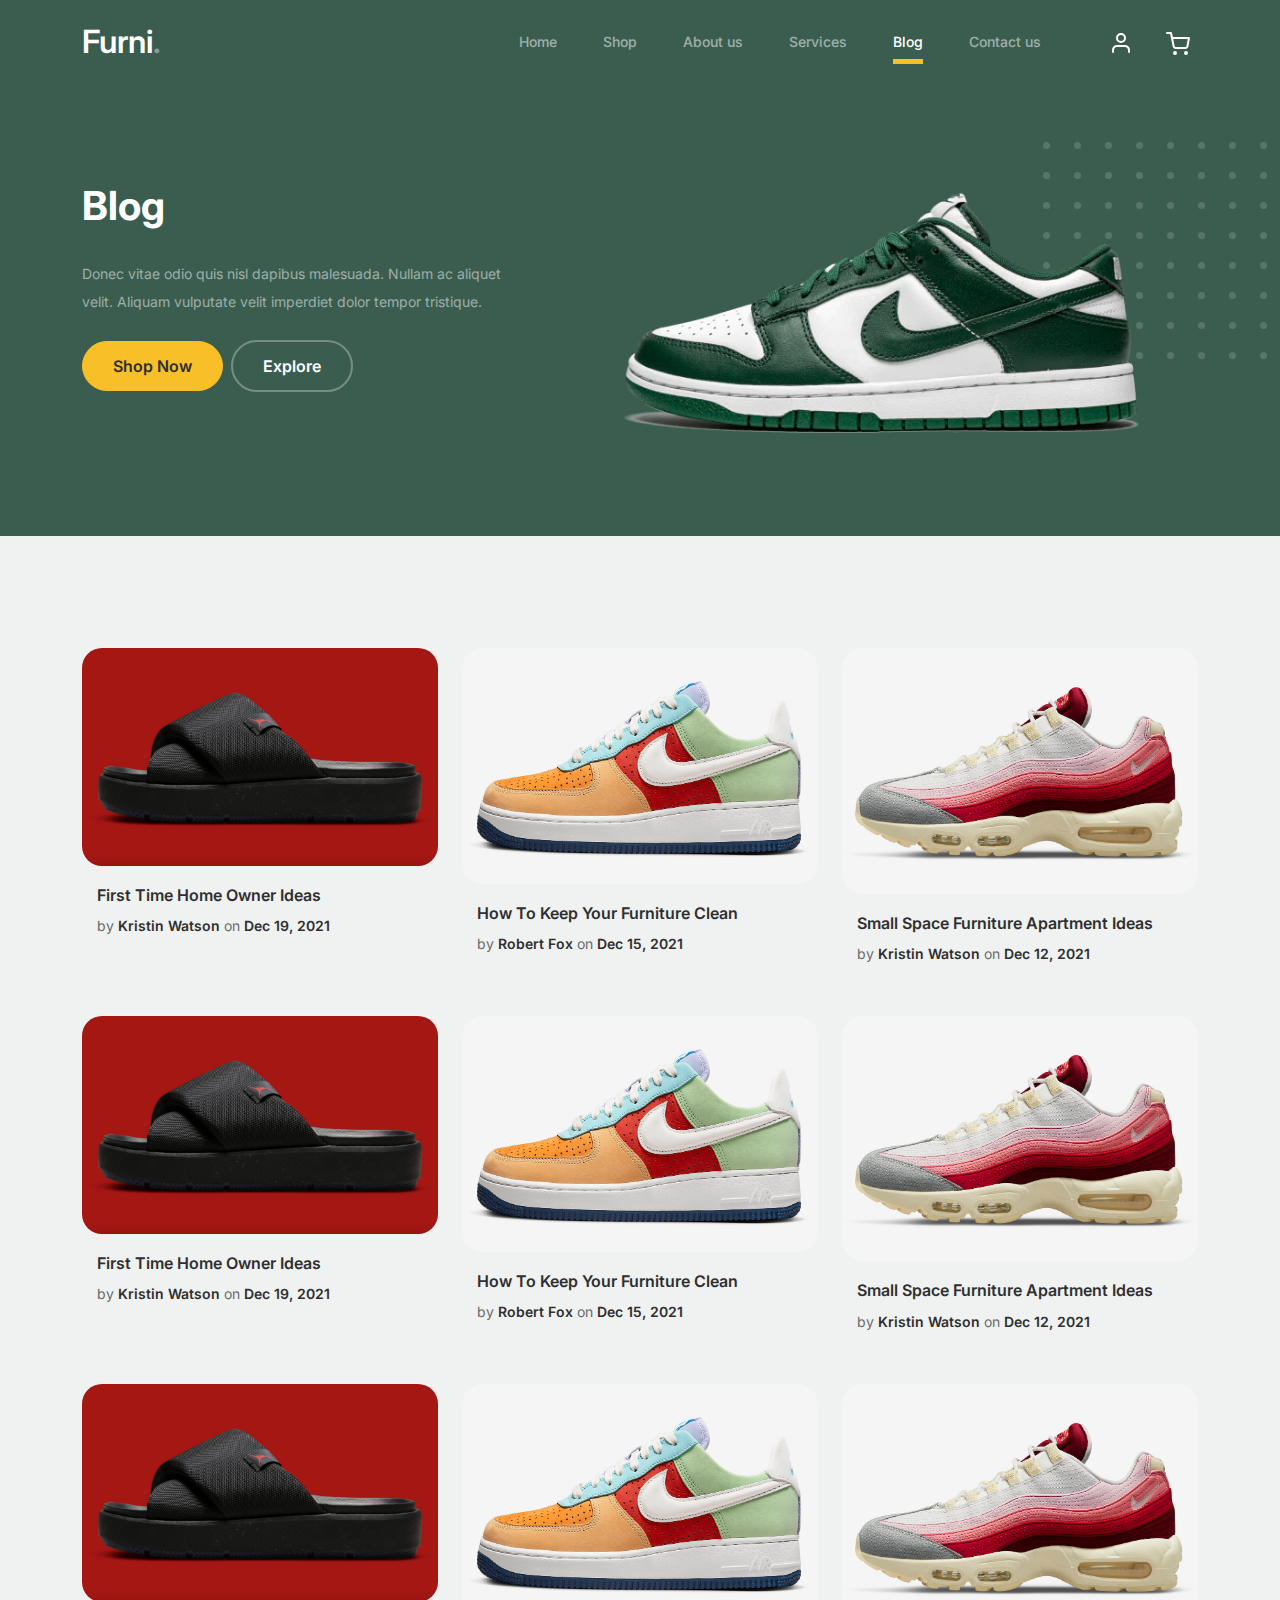
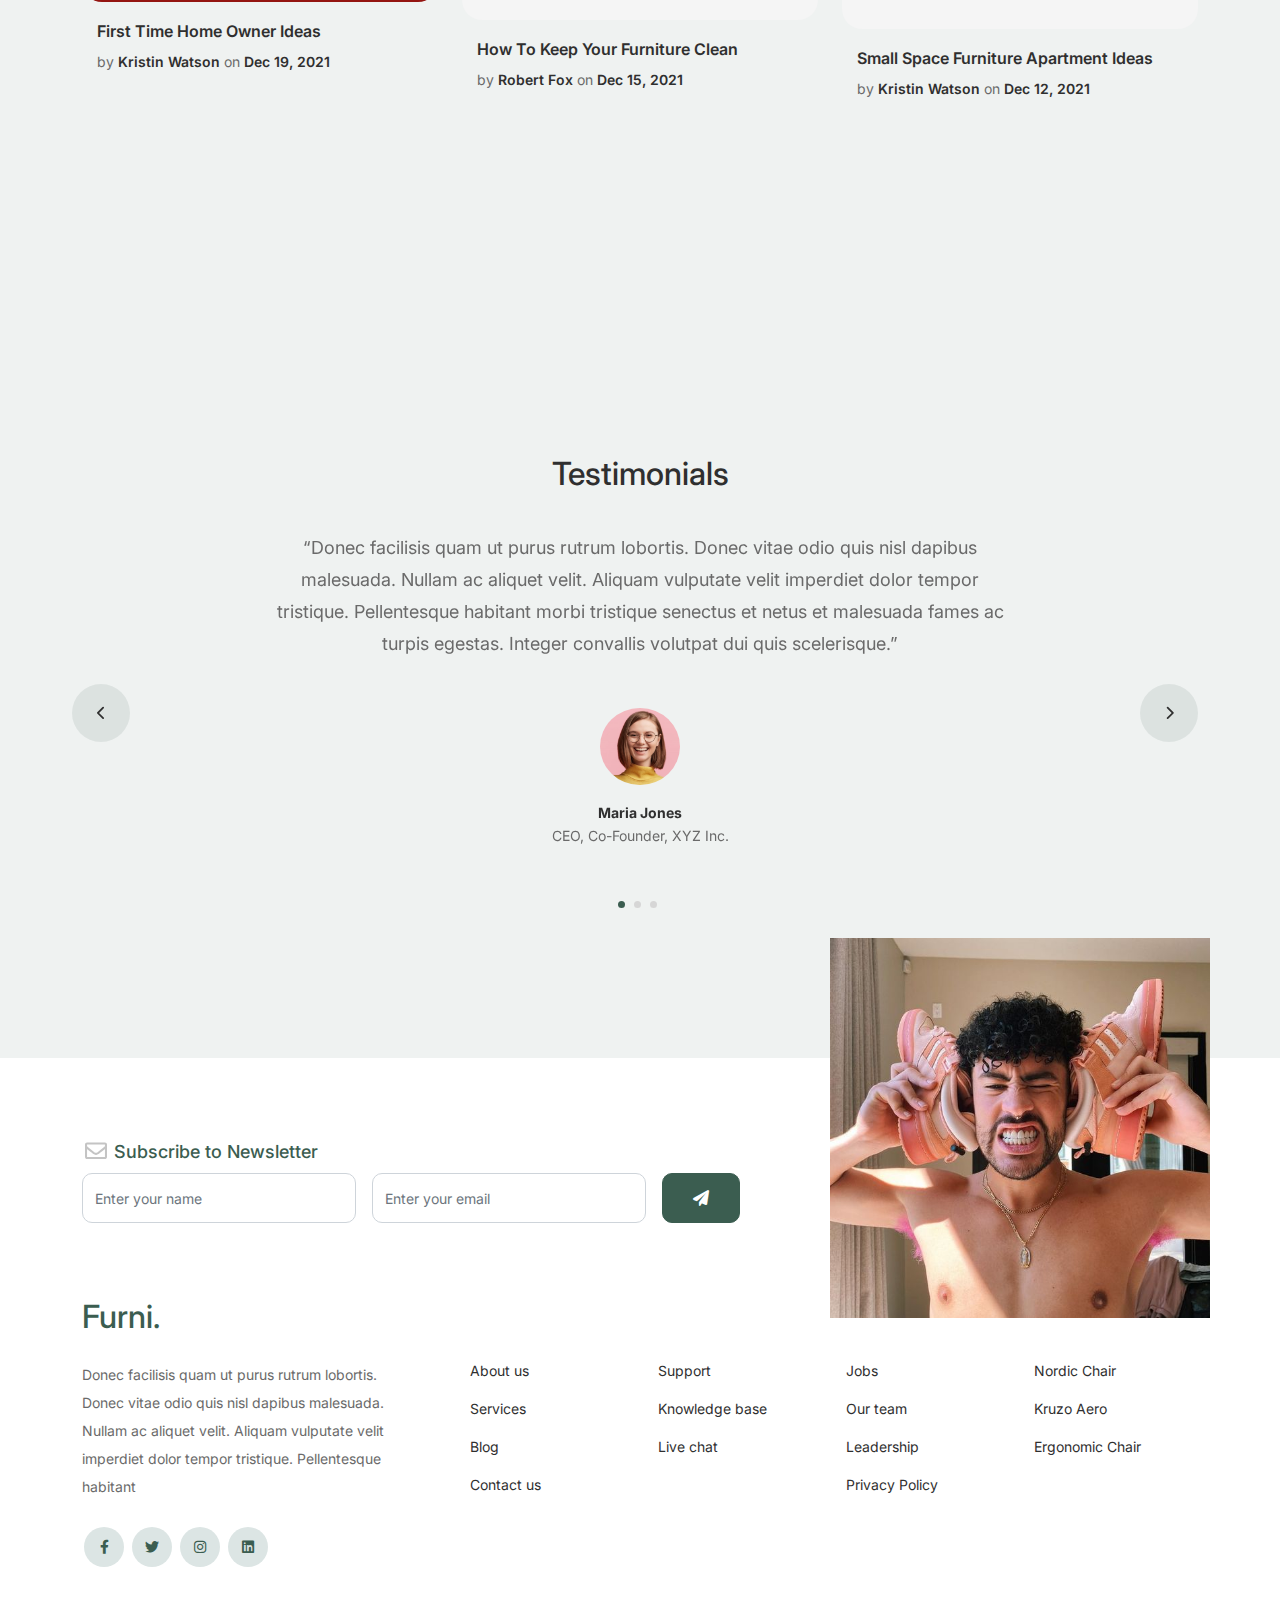
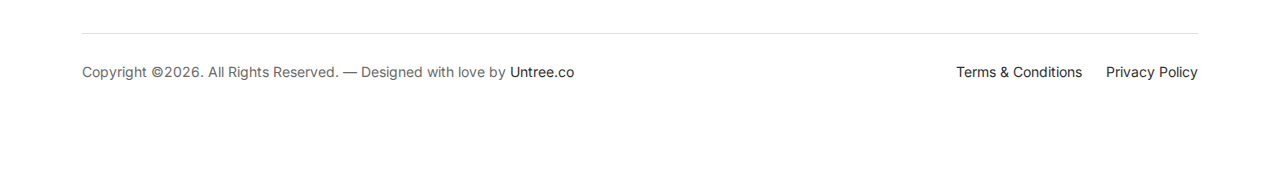
<file: blog.html>
<!-- /*
* Bootstrap 5
* Template Name: Furni
* Template Author: Untree.co
* Template URI: https://untree.co/
* License: https://creativecommons.org/licenses/by/3.0/
*/ -->
<!doctype html>
<html lang="en">
<head>
  <meta charset="utf-8">
  <meta name="viewport" content="width=device-width, initial-scale=1, shrink-to-fit=no">
  <meta name="author" content="Untree.co">
  <link rel="shortcut icon" href="favicon.png">

  <meta name="description" content="" />
  <meta name="keywords" content="bootstrap, bootstrap4" />

		<!-- Bootstrap CSS -->
		<link href="css/bootstrap.min.css" rel="stylesheet">
		<link href="https://cdnjs.cloudflare.com/ajax/libs/font-awesome/6.0.0-beta3/css/all.min.css" rel="stylesheet">
		<link href="css/tiny-slider.css" rel="stylesheet">
		<link href="css/style.css" rel="stylesheet">
		<title>Furni Free Bootstrap 5 Template for Furniture and Interior Design Websites by Untree.co </title>
	</head>

	<body>

		<!-- Start Header/Navigation -->
		<nav class="custom-navbar navbar navbar navbar-expand-md navbar-dark bg-dark" arial-label="Furni navigation bar">

			<div class="container">
				<a class="navbar-brand" href="index.html">Furni<span>.</span></a>

				<button class="navbar-toggler" type="button" data-bs-toggle="collapse" data-bs-target="#navbarsFurni" aria-controls="navbarsFurni" aria-expanded="false" aria-label="Toggle navigation">
					<span class="navbar-toggler-icon"></span>
				</button>

				<div class="collapse navbar-collapse" id="navbarsFurni">
					<ul class="custom-navbar-nav navbar-nav ms-auto mb-2 mb-md-0">
						<li class="nav-item">
							<a class="nav-link" href="index.html">Home</a>
						</li>
						<li><a class="nav-link" href="shop.html">Shop</a></li>
						<li><a class="nav-link" href="about.html">About us</a></li>
						<li><a class="nav-link" href="services.html">Services</a></li>
						<li class="active"><a class="nav-link" href="blog.html">Blog</a></li>
						<li><a class="nav-link" href="contact.html">Contact us</a></li>
					</ul>

					<ul class="custom-navbar-cta navbar-nav mb-2 mb-md-0 ms-5">
						<li><a class="nav-link" href="#"><img src="images/user.svg"></a></li>
						<li><a class="nav-link" href="cart.html"><img src="images/cart.svg"></a></li>
					</ul>
				</div>
			</div>
				
		</nav>
		<!-- End Header/Navigation -->

		<!-- Start Hero Section -->
			<div class="hero">
				<div class="container">
					<div class="row justify-content-between">
						<div class="col-lg-5">
							<div class="intro-excerpt">
								<h1>Blog</h1>
								<p class="mb-4">Donec vitae odio quis nisl dapibus malesuada. Nullam ac aliquet velit. Aliquam vulputate velit imperdiet dolor tempor tristique.</p>
								<p><a href="" class="btn btn-secondary me-2">Shop Now</a><a href="#" class="btn btn-white-outline">Explore</a></p>
							</div>
						</div>
						<div class="col-lg-7">
							<div class="hero-img-wrap">
								<img src="images/couch.png" class="img-fluid">
							</div>
						</div>
					</div>
				</div>
			</div>
		<!-- End Hero Section -->

		

		<!-- Start Blog Section -->
		<div class="blog-section">
			<div class="container">
				
				<div class="row">

					<div class="col-12 col-sm-6 col-md-4 mb-5">
						<div class="post-entry">
							<a href="#" class="post-thumbnail"><img src="images/post-1.jpg" alt="Image" class="img-fluid"></a>
							<div class="post-content-entry">
								<h3><a href="#">First Time Home Owner Ideas</a></h3>
								<div class="meta">
									<span>by <a href="#">Kristin Watson</a></span> <span>on <a href="#">Dec 19, 2021</a></span>
								</div>
							</div>
						</div>
					</div>

					<div class="col-12 col-sm-6 col-md-4 mb-5">
						<div class="post-entry">
							<a href="#" class="post-thumbnail"><img src="images/post-2.jpg" alt="Image" class="img-fluid"></a>
							<div class="post-content-entry">
								<h3><a href="#">How To Keep Your Furniture Clean</a></h3>
								<div class="meta">
									<span>by <a href="#">Robert Fox</a></span> <span>on <a href="#">Dec 15, 2021</a></span>
								</div>
							</div>
						</div>
					</div>

					<div class="col-12 col-sm-6 col-md-4 mb-5">
						<div class="post-entry">
							<a href="#" class="post-thumbnail"><img src="images/post-3.jpg" alt="Image" class="img-fluid"></a>
							<div class="post-content-entry">
								<h3><a href="#">Small Space Furniture Apartment Ideas</a></h3>
								<div class="meta">
									<span>by <a href="#">Kristin Watson</a></span> <span>on <a href="#">Dec 12, 2021</a></span>
								</div>
							</div>
						</div>
					</div>

					<div class="col-12 col-sm-6 col-md-4 mb-5">
						<div class="post-entry">
							<a href="#" class="post-thumbnail"><img src="images/post-1.jpg" alt="Image" class="img-fluid"></a>
							<div class="post-content-entry">
								<h3><a href="#">First Time Home Owner Ideas</a></h3>
								<div class="meta">
									<span>by <a href="#">Kristin Watson</a></span> <span>on <a href="#">Dec 19, 2021</a></span>
								</div>
							</div>
						</div>
					</div>

					<div class="col-12 col-sm-6 col-md-4 mb-5">
						<div class="post-entry">
							<a href="#" class="post-thumbnail"><img src="images/post-2.jpg" alt="Image" class="img-fluid"></a>
							<div class="post-content-entry">
								<h3><a href="#">How To Keep Your Furniture Clean</a></h3>
								<div class="meta">
									<span>by <a href="#">Robert Fox</a></span> <span>on <a href="#">Dec 15, 2021</a></span>
								</div>
							</div>
						</div>
					</div>

					<div class="col-12 col-sm-6 col-md-4 mb-5">
						<div class="post-entry">
							<a href="#" class="post-thumbnail"><img src="images/post-3.jpg" alt="Image" class="img-fluid"></a>
							<div class="post-content-entry">
								<h3><a href="#">Small Space Furniture Apartment Ideas</a></h3>
								<div class="meta">
									<span>by <a href="#">Kristin Watson</a></span> <span>on <a href="#">Dec 12, 2021</a></span>
								</div>
							</div>
						</div>
					</div>

					<div class="col-12 col-sm-6 col-md-4 mb-5">
						<div class="post-entry">
							<a href="#" class="post-thumbnail"><img src="images/post-1.jpg" alt="Image" class="img-fluid"></a>
							<div class="post-content-entry">
								<h3><a href="#">First Time Home Owner Ideas</a></h3>
								<div class="meta">
									<span>by <a href="#">Kristin Watson</a></span> <span>on <a href="#">Dec 19, 2021</a></span>
								</div>
							</div>
						</div>
					</div>

					<div class="col-12 col-sm-6 col-md-4 mb-5">
						<div class="post-entry">
							<a href="#" class="post-thumbnail"><img src="images/post-2.jpg" alt="Image" class="img-fluid"></a>
							<div class="post-content-entry">
								<h3><a href="#">How To Keep Your Furniture Clean</a></h3>
								<div class="meta">
									<span>by <a href="#">Robert Fox</a></span> <span>on <a href="#">Dec 15, 2021</a></span>
								</div>
							</div>
						</div>
					</div>

					<div class="col-12 col-sm-6 col-md-4 mb-5">
						<div class="post-entry">
							<a href="#" class="post-thumbnail"><img src="images/post-3.jpg" alt="Image" class="img-fluid"></a>
							<div class="post-content-entry">
								<h3><a href="#">Small Space Furniture Apartment Ideas</a></h3>
								<div class="meta">
									<span>by <a href="#">Kristin Watson</a></span> <span>on <a href="#">Dec 12, 2021</a></span>
								</div>
							</div>
						</div>
					</div>

				</div>
			</div>
		</div>
		<!-- End Blog Section -->	

		

		<!-- Start Testimonial Slider -->
		<div class="testimonial-section before-footer-section">
			<div class="container">
				<div class="row">
					<div class="col-lg-7 mx-auto text-center">
						<h2 class="section-title">Testimonials</h2>
					</div>
				</div>

				<div class="row justify-content-center">
					<div class="col-lg-12">
						<div class="testimonial-slider-wrap text-center">

							<div id="testimonial-nav">
								<span class="prev" data-controls="prev"><span class="fa fa-chevron-left"></span></span>
								<span class="next" data-controls="next"><span class="fa fa-chevron-right"></span></span>
							</div>

							<div class="testimonial-slider">
								
								<div class="item">
									<div class="row justify-content-center">
										<div class="col-lg-8 mx-auto">

											<div class="testimonial-block text-center">
												<blockquote class="mb-5">
													<p>&ldquo;Donec facilisis quam ut purus rutrum lobortis. Donec vitae odio quis nisl dapibus malesuada. Nullam ac aliquet velit. Aliquam vulputate velit imperdiet dolor tempor tristique. Pellentesque habitant morbi tristique senectus et netus et malesuada fames ac turpis egestas. Integer convallis volutpat dui quis scelerisque.&rdquo;</p>
												</blockquote>

												<div class="author-info">
													<div class="author-pic">
														<img src="images/person-1.png" alt="Maria Jones" class="img-fluid">
													</div>
													<h3 class="font-weight-bold">Maria Jones</h3>
													<span class="position d-block mb-3">CEO, Co-Founder, XYZ Inc.</span>
												</div>
											</div>

										</div>
									</div>
								</div> 
								<!-- END item -->

								<div class="item">
									<div class="row justify-content-center">
										<div class="col-lg-8 mx-auto">

											<div class="testimonial-block text-center">
												<blockquote class="mb-5">
													<p>&ldquo;Donec facilisis quam ut purus rutrum lobortis. Donec vitae odio quis nisl dapibus malesuada. Nullam ac aliquet velit. Aliquam vulputate velit imperdiet dolor tempor tristique. Pellentesque habitant morbi tristique senectus et netus et malesuada fames ac turpis egestas. Integer convallis volutpat dui quis scelerisque.&rdquo;</p>
												</blockquote>

												<div class="author-info">
													<div class="author-pic">
														<img src="images/person-1.png" alt="Maria Jones" class="img-fluid">
													</div>
													<h3 class="font-weight-bold">Maria Jones</h3>
													<span class="position d-block mb-3">CEO, Co-Founder, XYZ Inc.</span>
												</div>
											</div>

										</div>
									</div>
								</div> 
								<!-- END item -->

								<div class="item">
									<div class="row justify-content-center">
										<div class="col-lg-8 mx-auto">

											<div class="testimonial-block text-center">
												<blockquote class="mb-5">
													<p>&ldquo;Donec facilisis quam ut purus rutrum lobortis. Donec vitae odio quis nisl dapibus malesuada. Nullam ac aliquet velit. Aliquam vulputate velit imperdiet dolor tempor tristique. Pellentesque habitant morbi tristique senectus et netus et malesuada fames ac turpis egestas. Integer convallis volutpat dui quis scelerisque.&rdquo;</p>
												</blockquote>

												<div class="author-info">
													<div class="author-pic">
														<img src="images/person-1.png" alt="Maria Jones" class="img-fluid">
													</div>
													<h3 class="font-weight-bold">Maria Jones</h3>
													<span class="position d-block mb-3">CEO, Co-Founder, XYZ Inc.</span>
												</div>
											</div>

										</div>
									</div>
								</div> 
								<!-- END item -->

							</div>

						</div>
					</div>
				</div>
			</div>
		</div>
		<!-- End Testimonial Slider -->

		

		<!-- Start Footer Section -->
		<footer class="footer-section">
			<div class="container relative">

				<div class="sofa-img">
					<img src="images/sofa.png" alt="Image" class="img-fluid">
				</div>

				<div class="row">
					<div class="col-lg-8">
						<div class="subscription-form">
							<h3 class="d-flex align-items-center"><span class="me-1"><img src="images/envelope-outline.svg" alt="Image" class="img-fluid"></span><span>Subscribe to Newsletter</span></h3>

							<form action="#" class="row g-3">
								<div class="col-auto">
									<input type="text" class="form-control" placeholder="Enter your name">
								</div>
								<div class="col-auto">
									<input type="email" class="form-control" placeholder="Enter your email">
								</div>
								<div class="col-auto">
									<button class="btn btn-primary">
										<span class="fa fa-paper-plane"></span>
									</button>
								</div>
							</form>

						</div>
					</div>
				</div>

				<div class="row g-5 mb-5">
					<div class="col-lg-4">
						<div class="mb-4 footer-logo-wrap"><a href="#" class="footer-logo">Furni<span>.</span></a></div>
						<p class="mb-4">Donec facilisis quam ut purus rutrum lobortis. Donec vitae odio quis nisl dapibus malesuada. Nullam ac aliquet velit. Aliquam vulputate velit imperdiet dolor tempor tristique. Pellentesque habitant</p>

						<ul class="list-unstyled custom-social">
							<li><a href="#"><span class="fa fa-brands fa-facebook-f"></span></a></li>
							<li><a href="#"><span class="fa fa-brands fa-twitter"></span></a></li>
							<li><a href="#"><span class="fa fa-brands fa-instagram"></span></a></li>
							<li><a href="#"><span class="fa fa-brands fa-linkedin"></span></a></li>
						</ul>
					</div>

					<div class="col-lg-8">
						<div class="row links-wrap">
							<div class="col-6 col-sm-6 col-md-3">
								<ul class="list-unstyled">
									<li><a href="#">About us</a></li>
									<li><a href="#">Services</a></li>
									<li><a href="#">Blog</a></li>
									<li><a href="#">Contact us</a></li>
								</ul>
							</div>

							<div class="col-6 col-sm-6 col-md-3">
								<ul class="list-unstyled">
									<li><a href="#">Support</a></li>
									<li><a href="#">Knowledge base</a></li>
									<li><a href="#">Live chat</a></li>
								</ul>
							</div>

							<div class="col-6 col-sm-6 col-md-3">
								<ul class="list-unstyled">
									<li><a href="#">Jobs</a></li>
									<li><a href="#">Our team</a></li>
									<li><a href="#">Leadership</a></li>
									<li><a href="#">Privacy Policy</a></li>
								</ul>
							</div>

							<div class="col-6 col-sm-6 col-md-3">
								<ul class="list-unstyled">
									<li><a href="#">Nordic Chair</a></li>
									<li><a href="#">Kruzo Aero</a></li>
									<li><a href="#">Ergonomic Chair</a></li>
								</ul>
							</div>
						</div>
					</div>

				</div>

				<div class="border-top copyright">
					<div class="row pt-4">
						<div class="col-lg-6">
							<p class="mb-2 text-center text-lg-start">Copyright &copy;<script>document.write(new Date().getFullYear());</script>. All Rights Reserved. &mdash; Designed with love by <a href="https://untree.co">Untree.co</a> <!-- License information: https://untree.co/license/ -->
            </p>
						</div>

						<div class="col-lg-6 text-center text-lg-end">
							<ul class="list-unstyled d-inline-flex ms-auto">
								<li class="me-4"><a href="#">Terms &amp; Conditions</a></li>
								<li><a href="#">Privacy Policy</a></li>
							</ul>
						</div>

					</div>
				</div>

			</div>
		</footer>
		<!-- End Footer Section -->	


		<script src="js/bootstrap.bundle.min.js"></script>
		<script src="js/tiny-slider.js"></script>
		<script src="js/custom.js"></script>
	</body>

</html>
</file>
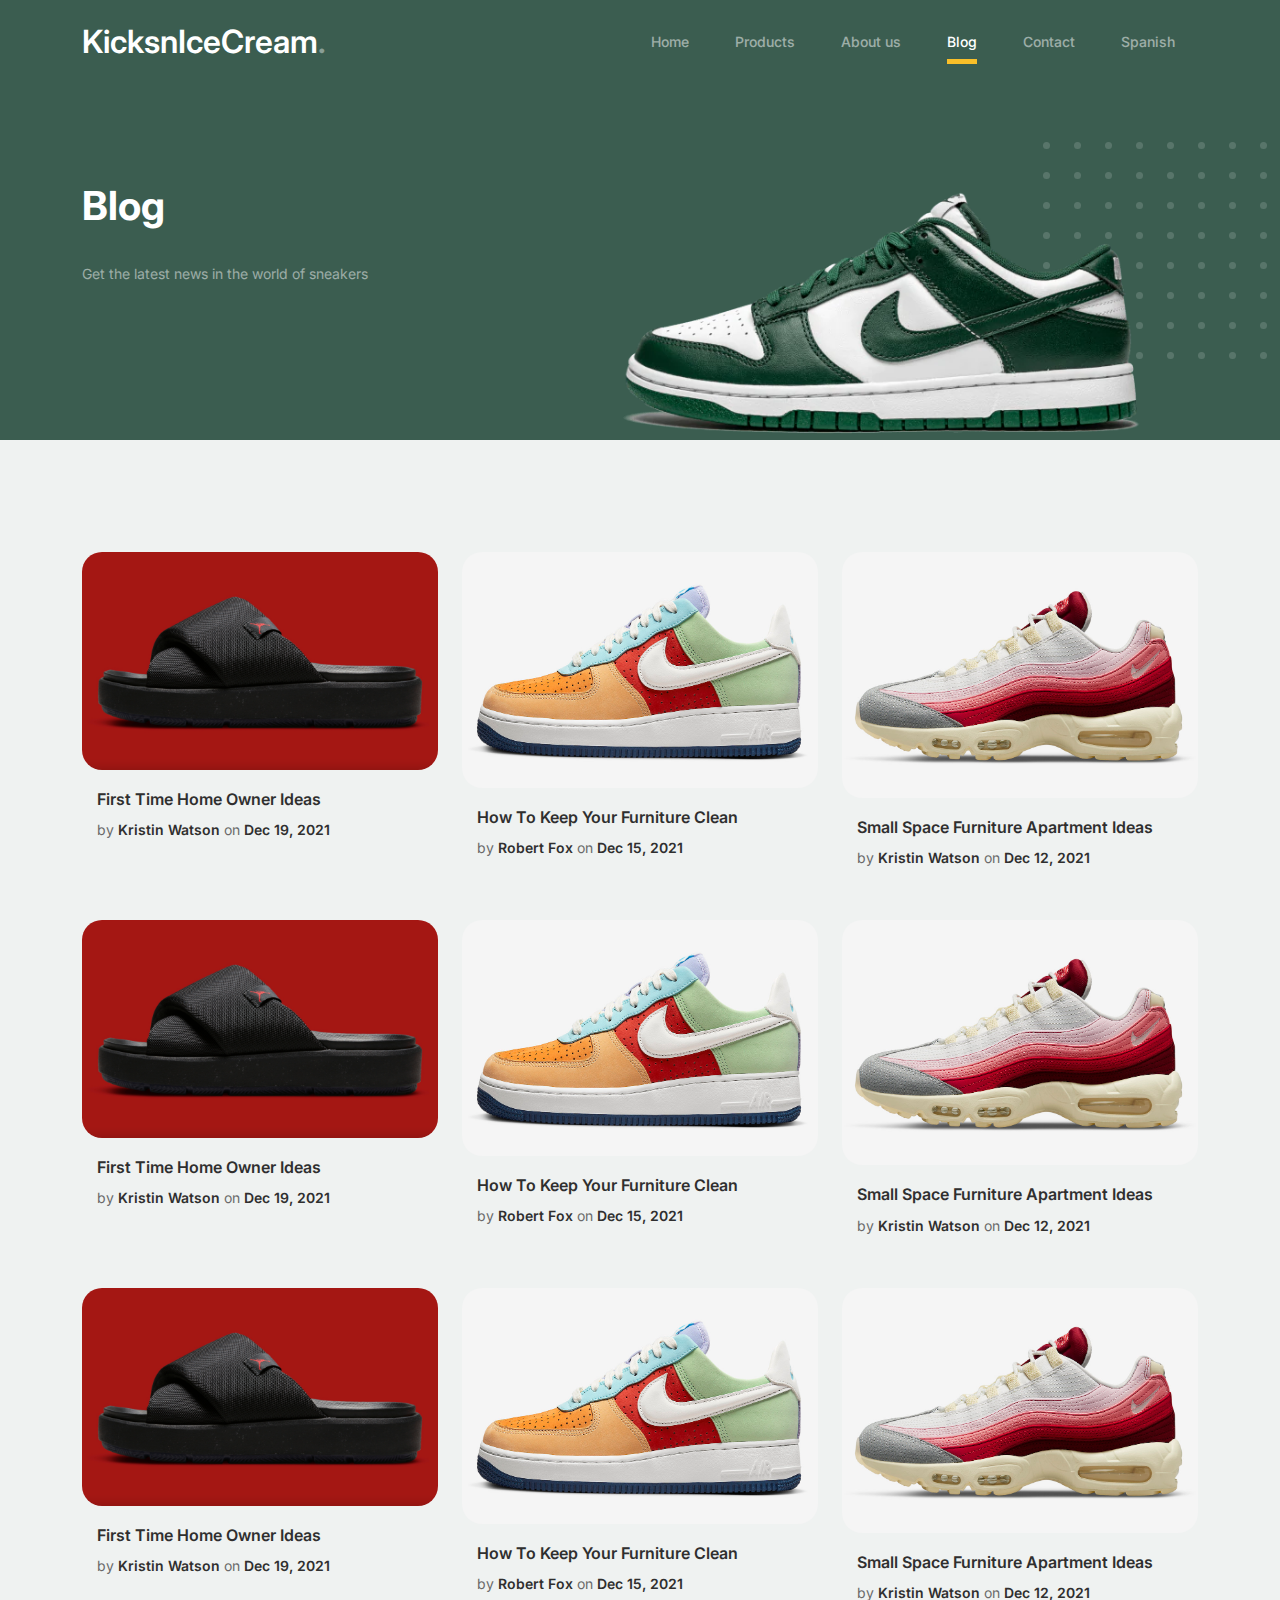
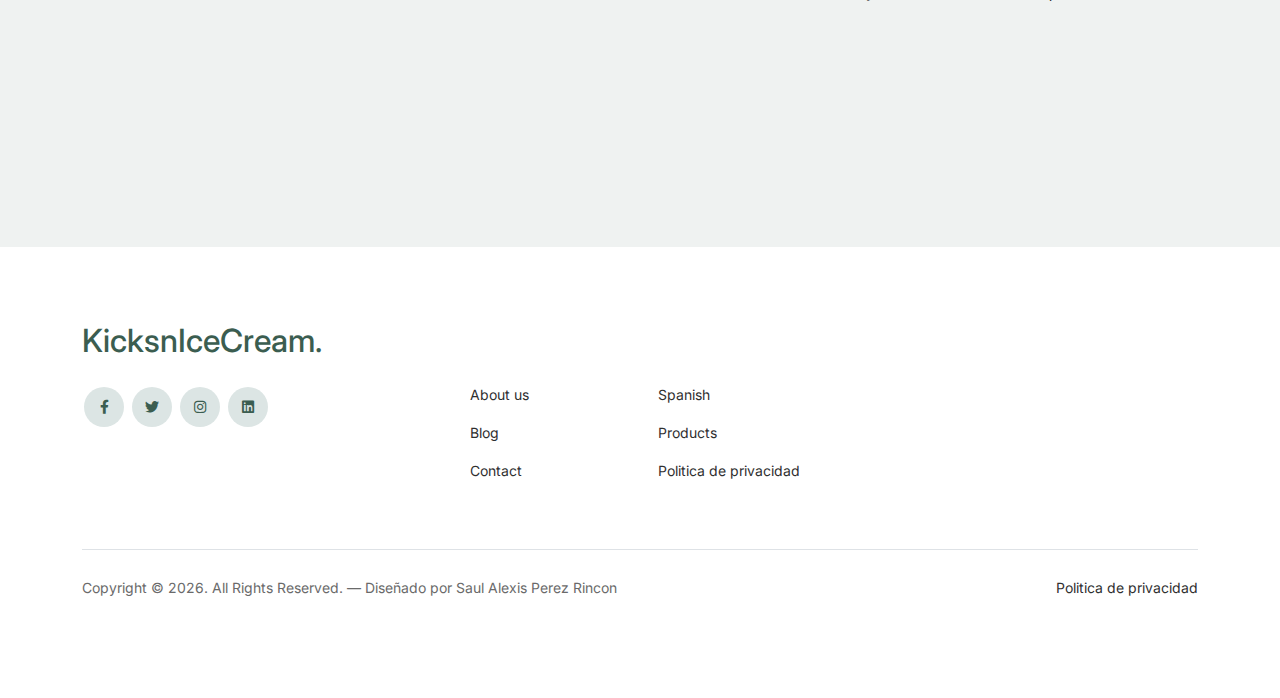
<file: blog2.html>
<!doctype html>
<html lang="en">

<head>
	<meta charset="utf-8">
	<meta name="viewport" content="width=device-width, initial-scale=1, shrink-to-fit=no">
	<meta name="author" content="Untree.co">
	<link rel="shortcut icon" href="favicon.png">

	<meta name="description" content="" />
	<meta name="keywords" content="bootstrap, bootstrap4" />

	<!-- Bootstrap CSS -->
	<link href="css/bootstrap.min.css" rel="stylesheet">
	<link href="https://cdnjs.cloudflare.com/ajax/libs/font-awesome/6.0.0-beta3/css/all.min.css" rel="stylesheet">
	<link href="css/tiny-slider.css" rel="stylesheet">
	<link href="css/style.css" rel="stylesheet">
	<title>KicksnIceCream</title>
</head>

<body>

	<!-- Start Header/Navigation -->
	<nav class="custom-navbar navbar navbar navbar-expand-md navbar-dark bg-dark" arial-label="Furni navigation bar">

		<div class="container">
			<a class="navbar-brand" href="index.html">KicksnIceCream<span>.</span></a>

			<button class="navbar-toggler" type="button" data-bs-toggle="collapse" data-bs-target="#navbarsFurni"
				aria-controls="navbarsFurni" aria-expanded="false" aria-label="Toggle navigation">
				<span class="navbar-toggler-icon"></span>
			</button>

			<div class="collapse navbar-collapse" id="navbarsFurni">
				<ul class="custom-navbar-nav navbar-nav ms-auto mb-2 mb-md-0">
					<li class="nav-item">
						<a class="nav-link" href="index2.html">Home</a>
					</li>
					<li><a class="nav-link" href="shop2.html">Products</a></li>
					<li><a class="nav-link" href="about2.html">About us</a></li>
					<li class="active"><a class="nav-link" href="blog2.html">Blog</a></li>
					<li><a class="nav-link" href="contact2.html">Contact</a></li>
					<li><a class="nav-link" href="index.html">Spanish</a></li>
				</ul>
			</div>
		</div>

	</nav>
	<!-- End Header/Navigation -->

	<!-- Start Hero Section -->
	<div class="hero">
		<div class="container">
			<div class="row justify-content-between">
				<div class="col-lg-5">
					<div class="intro-excerpt">
						<h1>Blog</h1>
						<p class="mb-4">Get the latest news in the world of sneakers</p>
					</div>
				</div>
				<div class="col-lg-7">
					<div class="hero-img-wrap">
						<img src="images/couch.png" class="img-fluid">
					</div>
				</div>
			</div>
		</div>
	</div>
	<!-- End Hero Section -->



	<!-- Start Blog Section -->
	<div class="blog-section">
		<div class="container">

			<div class="row">

				<div class="col-12 col-sm-6 col-md-4 mb-5">
					<div class="post-entry">
						<a href="#" class="post-thumbnail"><img src="images/post-1.jpg" alt="Image"
								class="img-fluid"></a>
						<div class="post-content-entry">
							<h3><a href="#">First Time Home Owner Ideas</a></h3>
							<div class="meta">
								<span>by <a href="#">Kristin Watson</a></span> <span>on <a href="#">Dec 19,
										2021</a></span>
							</div>
						</div>
					</div>
				</div>

				<div class="col-12 col-sm-6 col-md-4 mb-5">
					<div class="post-entry">
						<a href="#" class="post-thumbnail"><img src="images/post-2.jpg" alt="Image"
								class="img-fluid"></a>
						<div class="post-content-entry">
							<h3><a href="#">How To Keep Your Furniture Clean</a></h3>
							<div class="meta">
								<span>by <a href="#">Robert Fox</a></span> <span>on <a href="#">Dec 15, 2021</a></span>
							</div>
						</div>
					</div>
				</div>

				<div class="col-12 col-sm-6 col-md-4 mb-5">
					<div class="post-entry">
						<a href="#" class="post-thumbnail"><img src="images/post-3.jpg" alt="Image"
								class="img-fluid"></a>
						<div class="post-content-entry">
							<h3><a href="#">Small Space Furniture Apartment Ideas</a></h3>
							<div class="meta">
								<span>by <a href="#">Kristin Watson</a></span> <span>on <a href="#">Dec 12,
										2021</a></span>
							</div>
						</div>
					</div>
				</div>

				<div class="col-12 col-sm-6 col-md-4 mb-5">
					<div class="post-entry">
						<a href="#" class="post-thumbnail"><img src="images/post-1.jpg" alt="Image"
								class="img-fluid"></a>
						<div class="post-content-entry">
							<h3><a href="#">First Time Home Owner Ideas</a></h3>
							<div class="meta">
								<span>by <a href="#">Kristin Watson</a></span> <span>on <a href="#">Dec 19,
										2021</a></span>
							</div>
						</div>
					</div>
				</div>

				<div class="col-12 col-sm-6 col-md-4 mb-5">
					<div class="post-entry">
						<a href="#" class="post-thumbnail"><img src="images/post-2.jpg" alt="Image"
								class="img-fluid"></a>
						<div class="post-content-entry">
							<h3><a href="#">How To Keep Your Furniture Clean</a></h3>
							<div class="meta">
								<span>by <a href="#">Robert Fox</a></span> <span>on <a href="#">Dec 15, 2021</a></span>
							</div>
						</div>
					</div>
				</div>

				<div class="col-12 col-sm-6 col-md-4 mb-5">
					<div class="post-entry">
						<a href="#" class="post-thumbnail"><img src="images/post-3.jpg" alt="Image"
								class="img-fluid"></a>
						<div class="post-content-entry">
							<h3><a href="#">Small Space Furniture Apartment Ideas</a></h3>
							<div class="meta">
								<span>by <a href="#">Kristin Watson</a></span> <span>on <a href="#">Dec 12,
										2021</a></span>
							</div>
						</div>
					</div>
				</div>

				<div class="col-12 col-sm-6 col-md-4 mb-5">
					<div class="post-entry">
						<a href="#" class="post-thumbnail"><img src="images/post-1.jpg" alt="Image"
								class="img-fluid"></a>
						<div class="post-content-entry">
							<h3><a href="#">First Time Home Owner Ideas</a></h3>
							<div class="meta">
								<span>by <a href="#">Kristin Watson</a></span> <span>on <a href="#">Dec 19,
										2021</a></span>
							</div>
						</div>
					</div>
				</div>

				<div class="col-12 col-sm-6 col-md-4 mb-5">
					<div class="post-entry">
						<a href="#" class="post-thumbnail"><img src="images/post-2.jpg" alt="Image"
								class="img-fluid"></a>
						<div class="post-content-entry">
							<h3><a href="#">How To Keep Your Furniture Clean</a></h3>
							<div class="meta">
								<span>by <a href="#">Robert Fox</a></span> <span>on <a href="#">Dec 15, 2021</a></span>
							</div>
						</div>
					</div>
				</div>

				<div class="col-12 col-sm-6 col-md-4 mb-5">
					<div class="post-entry">
						<a href="#" class="post-thumbnail"><img src="images/post-3.jpg" alt="Image"
								class="img-fluid"></a>
						<div class="post-content-entry">
							<h3><a href="#">Small Space Furniture Apartment Ideas</a></h3>
							<div class="meta">
								<span>by <a href="#">Kristin Watson</a></span> <span>on <a href="#">Dec 12,
										2021</a></span>
							</div>
						</div>
					</div>
				</div>

			</div>
		</div>
	</div>
	<!-- End Blog Section -->

	<!-- Start Footer Section -->
	<footer class="footer-section">
		<div class="container relative">


			<div class="row g-5 mb-5">
				<div class="col-lg-4">
					<div class="mb-4 footer-logo-wrap"><a href="#" class="footer-logo">KicksnIceCream<span>.</span></a>
					</div>

					<ul class="list-unstyled custom-social">
						<li><a href="#"><span class="fa fa-brands fa-facebook-f"></span></a></li>
						<li><a href="#"><span class="fa fa-brands fa-twitter"></span></a></li>
						<li><a href="#"><span class="fa fa-brands fa-instagram"></span></a></li>
						<li><a href="#"><span class="fa fa-brands fa-linkedin"></span></a></li>
					</ul>
				</div>

				<div class="col-lg-8">
					<div class="row links-wrap">
						<div class="col-6 col-sm-6 col-md-3">
							<ul class="list-unstyled">
								<li><a href="about2.html">About us</a></li>
								<li><a href="blog2.html">Blog</a></li>
								<li><a href="contact2.html">Contact</a></li>
							</ul>
						</div>

						<div class="col-6 col-sm-6 col-md-3">
							<ul class="list-unstyled">
								<li><a href="index.html">Spanish</a></li>
								<li><a href="shop2.html">Products</a></li>
								<li><a href="privacidad.html">Politica de privacidad</a></li>
							</ul>
						</div>
					</div>
				</div>

			</div>

			<div class="border-top copyright">
				<div class="row pt-4">
					<div class="col-lg-6">
						<p class="mb-2 text-center text-lg-start">Copyright &copy;
							<script>document.write(new Date().getFullYear());</script>. All Rights Reserved. &mdash;
							Diseñado por Saul Alexis Perez Rincon
							<!-- License information: https://untree.co/license/ -->
						</p>
					</div>

					<div class="col-lg-6 text-center text-lg-end">
						<ul class="list-unstyled d-inline-flex ms-auto">
							<li><a href="privacidad.html">Politica de privacidad</a></li>
						</ul>
					</div>

				</div>
			</div>

		</div>
	</footer>
	<!-- End Footer Section -->


	<script src="js/bootstrap.bundle.min.js"></script>
	<script src="js/tiny-slider.js"></script>
	<script src="js/custom.js"></script>
</body>

</html>
</file>
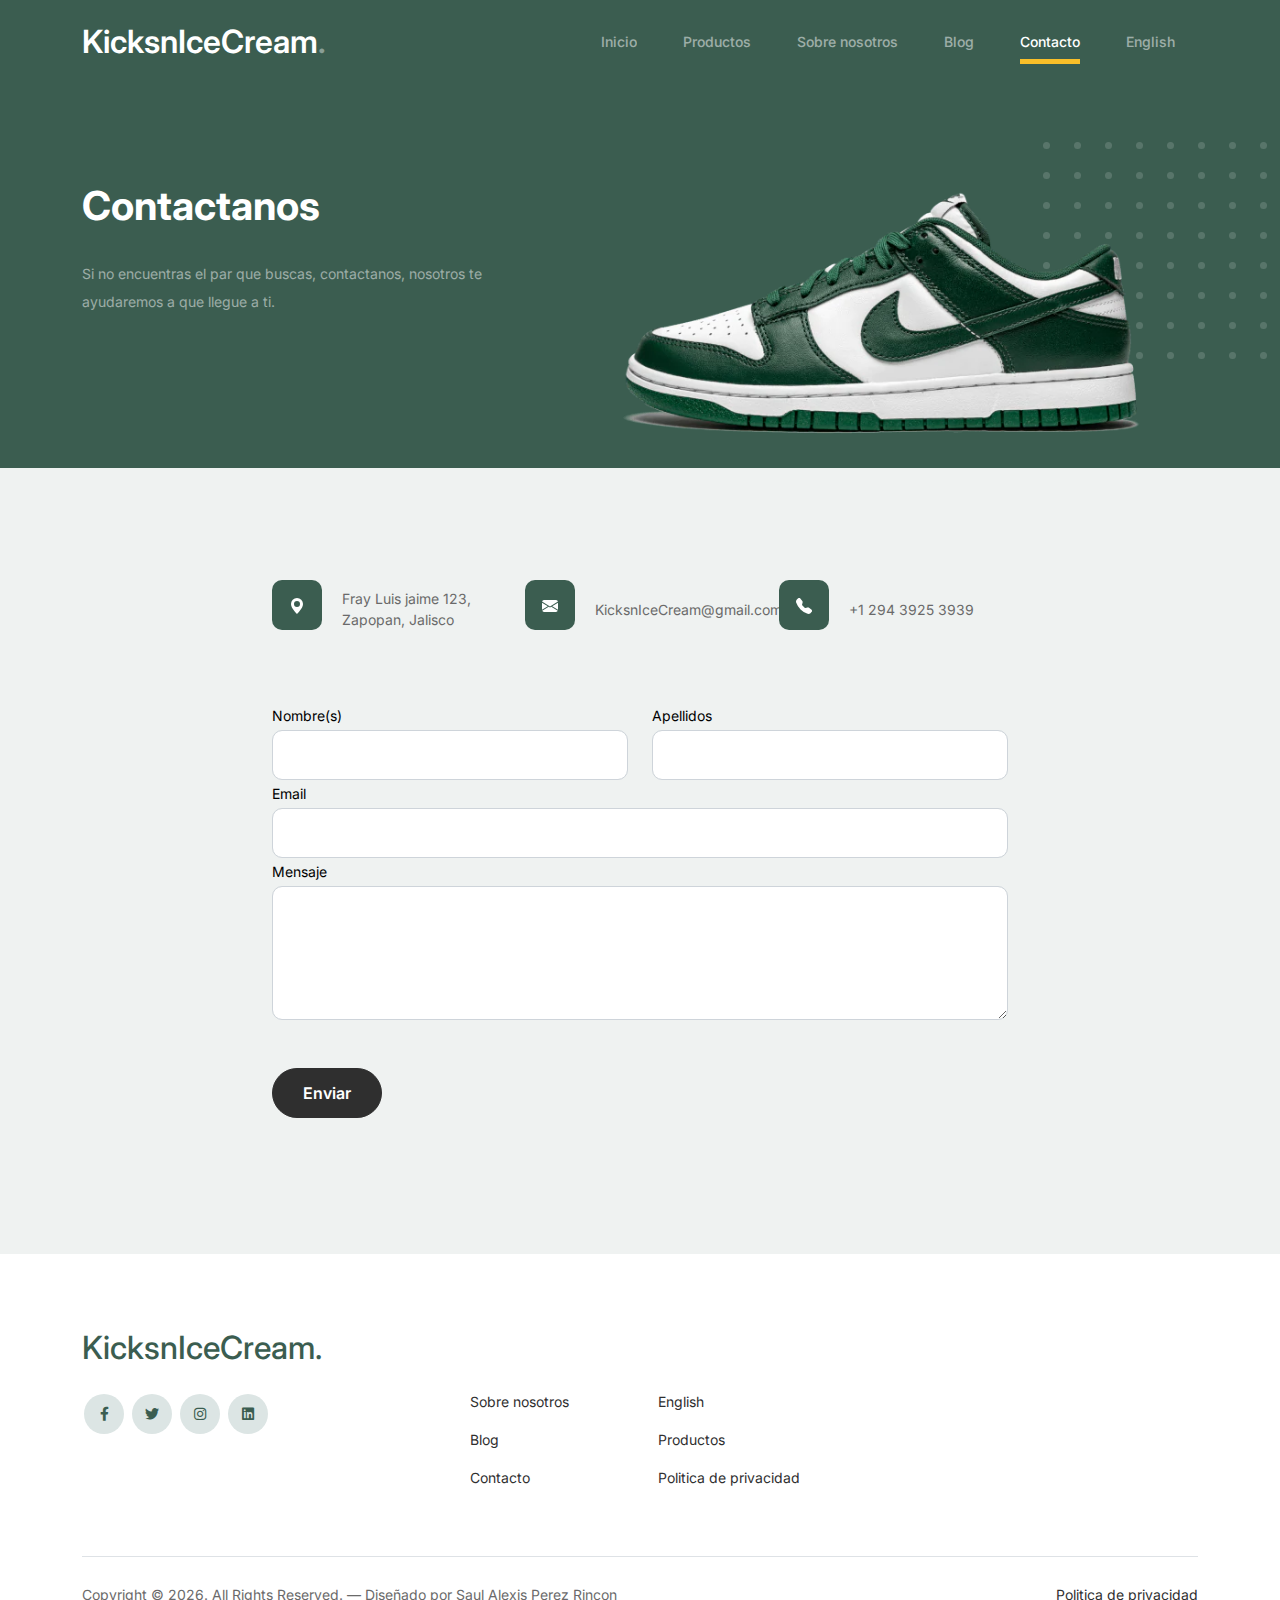
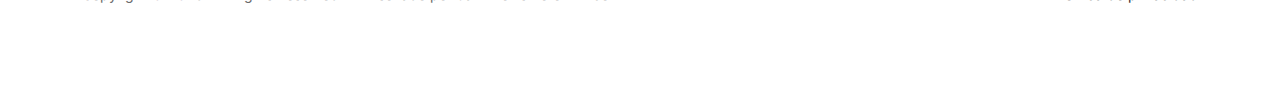
<file: contact.html>
<!doctype html>
<html lang="en">

<head>
	<meta charset="utf-8">
	<meta name="viewport" content="width=device-width, initial-scale=1, shrink-to-fit=no">
	<meta name="author" content="Untree.co">
	<link rel="shortcut icon" href="favicon.png">

	<meta name="description" content="" />
	<meta name="keywords" content="bootstrap, bootstrap4" />

	<!-- Bootstrap CSS -->
	<link href="css/bootstrap.min.css" rel="stylesheet">
	<link href="https://cdnjs.cloudflare.com/ajax/libs/font-awesome/6.0.0-beta3/css/all.min.css" rel="stylesheet">
	<link href="css/tiny-slider.css" rel="stylesheet">
	<link href="css/style.css" rel="stylesheet">
	<title>KicksnIceCream</title>
</head>

<body>

	<!-- Start Header/Navigation -->
	<nav class="custom-navbar navbar navbar navbar-expand-md navbar-dark bg-dark" arial-label="Furni navigation bar">

		<div class="container">
			<a class="navbar-brand" href="index.html">KicksnIceCream<span>.</span></a>

			<button class="navbar-toggler" type="button" data-bs-toggle="collapse" data-bs-target="#navbarsFurni"
				aria-controls="navbarsFurni" aria-expanded="false" aria-label="Toggle navigation">
				<span class="navbar-toggler-icon"></span>
			</button>

			<div class="collapse navbar-collapse" id="navbarsFurni">
				<ul class="custom-navbar-nav navbar-nav ms-auto mb-2 mb-md-0">
					<li class="nav-item">
						<a class="nav-link" href="index.html">Inicio</a>
					</li>
					<li><a class="nav-link" href="shop.html">Productos</a></li>
					<li><a class="nav-link" href="about.html">Sobre nosotros</a></li>
					<li><a class="nav-link" href="blog.html">Blog</a></li>
					<li class="active"><a class="nav-link" href="contact.html">Contacto</a></li>
					<li><a class="nav-link" href="index2.html">English</a></li>
				</ul>
				</ul>
			</div>
		</div>

	</nav>
	<!-- End Header/Navigation -->

	<!-- Start Hero Section -->
	<div class="hero">
		<div class="container">
			<div class="row justify-content-between">
				<div class="col-lg-5">
					<div class="intro-excerpt">
						<h1>Contactanos</h1>
						<p class="mb-4">Si no encuentras el par que buscas, contactanos, nosotros te ayudaremos
							a que llegue a ti.
						</p>
					</div>
				</div>
				<div class="col-lg-7">
					<div class="hero-img-wrap">
						<img src="images/couch.png" class="img-fluid">
					</div>
				</div>
			</div>
		</div>
	</div>
	<!-- End Hero Section -->


	<!-- Start Contact Form -->
	<div class="untree_co-section">
		<div class="container">

			<div class="block">
				<div class="row justify-content-center">


					<div class="col-md-8 col-lg-8 pb-4">


						<div class="row mb-5">
							<div class="col-lg-4">
								<div class="service no-shadow align-items-center link horizontal d-flex active"
									data-aos="fade-left" data-aos-delay="0">
									<div class="service-icon color-1 mb-4">
										<svg xmlns="http://www.w3.org/2000/svg" width="16" height="16"
											fill="currentColor" class="bi bi-geo-alt-fill" viewBox="0 0 16 16">
											<path
												d="M8 16s6-5.686 6-10A6 6 0 0 0 2 6c0 4.314 6 10 6 10zm0-7a3 3 0 1 1 0-6 3 3 0 0 1 0 6z" />
										</svg>
									</div> <!-- /.icon -->
									<div class="service-contents">
										<p>Fray Luis jaime 123, Zapopan, Jalisco</p>
									</div> <!-- /.service-contents-->
								</div> <!-- /.service -->
							</div>

							<div class="col-lg-4">
								<div class="service no-shadow align-items-center link horizontal d-flex active"
									data-aos="fade-left" data-aos-delay="0">
									<div class="service-icon color-1 mb-4">
										<svg xmlns="http://www.w3.org/2000/svg" width="16" height="16"
											fill="currentColor" class="bi bi-envelope-fill" viewBox="0 0 16 16">
											<path
												d="M.05 3.555A2 2 0 0 1 2 2h12a2 2 0 0 1 1.95 1.555L8 8.414.05 3.555zM0 4.697v7.104l5.803-3.558L0 4.697zM6.761 8.83l-6.57 4.027A2 2 0 0 0 2 14h12a2 2 0 0 0 1.808-1.144l-6.57-4.027L8 9.586l-1.239-.757zm3.436-.586L16 11.801V4.697l-5.803 3.546z" />
										</svg>
									</div> <!-- /.icon -->
									<div class="service-contents">
										<p>KicksnIceCream@gmail.com</p>
									</div> <!-- /.service-contents-->
								</div> <!-- /.service -->
							</div>

							<div class="col-lg-4">
								<div class="service no-shadow align-items-center link horizontal d-flex active"
									data-aos="fade-left" data-aos-delay="0">
									<div class="service-icon color-1 mb-4">
										<svg xmlns="http://www.w3.org/2000/svg" width="16" height="16"
											fill="currentColor" class="bi bi-telephone-fill" viewBox="0 0 16 16">
											<path fill-rule="evenodd"
												d="M1.885.511a1.745 1.745 0 0 1 2.61.163L6.29 2.98c.329.423.445.974.315 1.494l-.547 2.19a.678.678 0 0 0 .178.643l2.457 2.457a.678.678 0 0 0 .644.178l2.189-.547a1.745 1.745 0 0 1 1.494.315l2.306 1.794c.829.645.905 1.87.163 2.611l-1.034 1.034c-.74.74-1.846 1.065-2.877.702a18.634 18.634 0 0 1-7.01-4.42 18.634 18.634 0 0 1-4.42-7.009c-.362-1.03-.037-2.137.703-2.877L1.885.511z" />
										</svg>
									</div> <!-- /.icon -->
									<div class="service-contents">
										<p>+1 294 3925 3939</p>
									</div> <!-- /.service-contents-->
								</div> <!-- /.service -->
							</div>
						</div>

						<form>
							<div class="row">
								<div class="col-6">
									<div class="form-group">
										<label class="text-black" for="fname">Nombre(s)</label>
										<input type="text" class="form-control" id="fname">
									</div>
								</div>
								<div class="col-6">
									<div class="form-group">
										<label class="text-black" for="lname">Apellidos</label>
										<input type="text" class="form-control" id="lname">
									</div>
								</div>
							</div>
							<div class="form-group">
								<label class="text-black" for="email">Email</label>
								<input type="email" class="form-control" id="email">
							</div>

							<div class="form-group mb-5">
								<label class="text-black" for="message">Mensaje</label>
								<textarea name="" class="form-control" id="message" cols="30" rows="5"></textarea>
							</div>

							<button type="submit" class="btn btn-primary-hover-outline">Enviar</button>
						</form>

					</div>

				</div>

			</div>

		</div>


	</div>
	</div>

	<!-- End Contact Form -->



		<!-- Start Footer Section -->
		<footer class="footer-section">
			<div class="container relative">
	
	
				<div class="row g-5 mb-5">
					<div class="col-lg-4">
						<div class="mb-4 footer-logo-wrap"><a href="#" class="footer-logo">KicksnIceCream<span>.</span></a>
						</div>
	
						<ul class="list-unstyled custom-social">
							<li><a href="#"><span class="fa fa-brands fa-facebook-f"></span></a></li>
							<li><a href="#"><span class="fa fa-brands fa-twitter"></span></a></li>
							<li><a href="#"><span class="fa fa-brands fa-instagram"></span></a></li>
							<li><a href="#"><span class="fa fa-brands fa-linkedin"></span></a></li>
						</ul>
					</div>
	
					<div class="col-lg-8">
						<div class="row links-wrap">
							<div class="col-6 col-sm-6 col-md-3">
								<ul class="list-unstyled">
									<li><a href="about.html">Sobre nosotros</a></li>
									<li><a href="blog.html">Blog</a></li>
									<li><a href="contact.html">Contacto</a></li>
								</ul>
							</div>
	
							<div class="col-6 col-sm-6 col-md-3">
								<ul class="list-unstyled">
									<li><a href="index2.html">English</a></li>
									<li><a href="shop.html">Productos</a></li>
									<li><a href="privacidad.html">Politica de privacidad</a></li>
								</ul>
							</div>
						</div>
					</div>
	
				</div>
	
				<div class="border-top copyright">
					<div class="row pt-4">
						<div class="col-lg-6">
							<p class="mb-2 text-center text-lg-start">Copyright &copy;
								<script>document.write(new Date().getFullYear());</script>. All Rights Reserved. &mdash;
								Diseñado por Saul Alexis Perez Rincon
								<!-- License information: https://untree.co/license/ -->
							</p>
						</div>
	
						<div class="col-lg-6 text-center text-lg-end">
							<ul class="list-unstyled d-inline-flex ms-auto">
								<li><a href="privacidad.html">Politica de privacidad</a></li>
							</ul>
						</div>
	
					</div>
				</div>
	
			</div>
		</footer>
		<!-- End Footer Section -->


	<script src="js/bootstrap.bundle.min.js"></script>
	<script src="js/tiny-slider.js"></script>
	<script src="js/custom.js"></script>
</body>

</html>
</file>
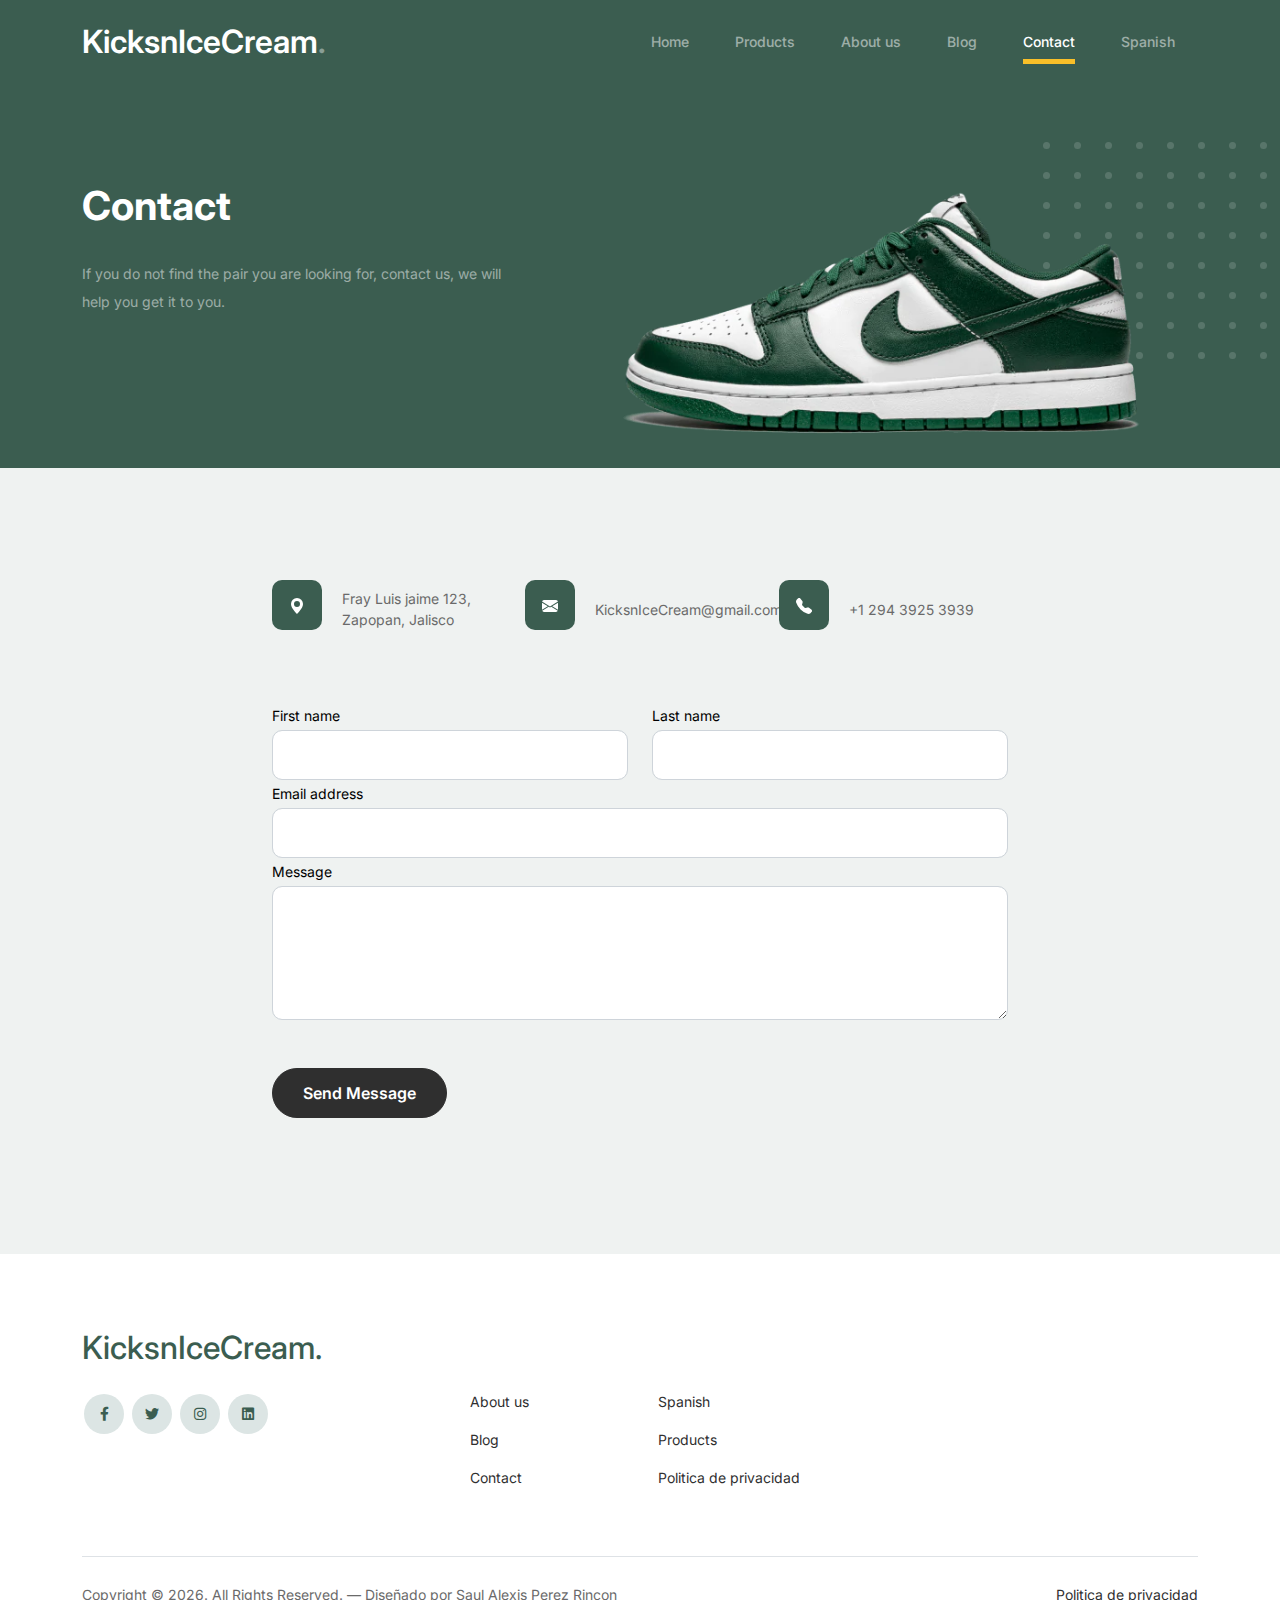
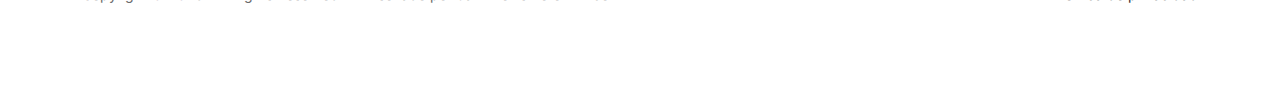
<file: contact2.html>
<!doctype html>
<html lang="en">

<head>
    <meta charset="utf-8">
    <meta name="viewport" content="width=device-width, initial-scale=1, shrink-to-fit=no">
    <meta name="author" content="Untree.co">
    <link rel="shortcut icon" href="favicon.png">

    <meta name="description" content="" />
    <meta name="keywords" content="bootstrap, bootstrap4" />

    <!-- Bootstrap CSS -->
    <link href="css/bootstrap.min.css" rel="stylesheet">
    <link href="https://cdnjs.cloudflare.com/ajax/libs/font-awesome/6.0.0-beta3/css/all.min.css" rel="stylesheet">
    <link href="css/tiny-slider.css" rel="stylesheet">
    <link href="css/style.css" rel="stylesheet">
    <title>KicksnIceCream</title>
</head>

<body>

    <!-- Start Header/Navigation -->
    <nav class="custom-navbar navbar navbar navbar-expand-md navbar-dark bg-dark" arial-label="Furni navigation bar">

        <div class="container">
            <a class="navbar-brand" href="index.html">KicksnIceCream<span>.</span></a>

            <button class="navbar-toggler" type="button" data-bs-toggle="collapse" data-bs-target="#navbarsFurni"
                aria-controls="navbarsFurni" aria-expanded="false" aria-label="Toggle navigation">
                <span class="navbar-toggler-icon"></span>
            </button>

            <div class="collapse navbar-collapse" id="navbarsFurni">
                <ul class="custom-navbar-nav navbar-nav ms-auto mb-2 mb-md-0">
                    <li class="nav-item">
                        <a class="nav-link" href="index2.html">Home</a>
                    </li>
                    <li><a class="nav-link" href="shop2.html">Products</a></li>
                    <li><a class="nav-link" href="about2.html">About us</a></li>
                    <li><a class="nav-link" href="blog2.html">Blog</a></li>
                    <li class="active"><a class="nav-link" href="contact2.html">Contact</a></li>
                    <li><a class="nav-link" href="index.html">Spanish</a></li>
                </ul>
            </div>
        </div>

    </nav>
    <!-- End Header/Navigation -->

    <!-- Start Hero Section -->
    <div class="hero">
        <div class="container">
            <div class="row justify-content-between">
                <div class="col-lg-5">
                    <div class="intro-excerpt">
                        <h1>Contact</h1>
                        <p class="mb-4">If you do not find the pair you are looking for, contact us, we will help you
                            get it to you.
                        </p>
                    </div>
                </div>
                <div class="col-lg-7">
                    <div class="hero-img-wrap">
                        <img src="images/couch.png" class="img-fluid">
                    </div>
                </div>
            </div>
        </div>
    </div>
    <!-- End Hero Section -->


    <!-- Start Contact Form -->
    <div class="untree_co-section">
        <div class="container">

            <div class="block">
                <div class="row justify-content-center">


                    <div class="col-md-8 col-lg-8 pb-4">


                        <div class="row mb-5">
                            <div class="col-lg-4">
                                <div class="service no-shadow align-items-center link horizontal d-flex active"
                                    data-aos="fade-left" data-aos-delay="0">
                                    <div class="service-icon color-1 mb-4">
                                        <svg xmlns="http://www.w3.org/2000/svg" width="16" height="16"
                                            fill="currentColor" class="bi bi-geo-alt-fill" viewBox="0 0 16 16">
                                            <path
                                                d="M8 16s6-5.686 6-10A6 6 0 0 0 2 6c0 4.314 6 10 6 10zm0-7a3 3 0 1 1 0-6 3 3 0 0 1 0 6z" />
                                        </svg>
                                    </div> <!-- /.icon -->
                                    <div class="service-contents">
                                        <p>Fray Luis jaime 123, Zapopan, Jalisco</p>
                                    </div> <!-- /.service-contents-->
                                </div> <!-- /.service -->
                            </div>

                            <div class="col-lg-4">
                                <div class="service no-shadow align-items-center link horizontal d-flex active"
                                    data-aos="fade-left" data-aos-delay="0">
                                    <div class="service-icon color-1 mb-4">
                                        <svg xmlns="http://www.w3.org/2000/svg" width="16" height="16"
                                            fill="currentColor" class="bi bi-envelope-fill" viewBox="0 0 16 16">
                                            <path
                                                d="M.05 3.555A2 2 0 0 1 2 2h12a2 2 0 0 1 1.95 1.555L8 8.414.05 3.555zM0 4.697v7.104l5.803-3.558L0 4.697zM6.761 8.83l-6.57 4.027A2 2 0 0 0 2 14h12a2 2 0 0 0 1.808-1.144l-6.57-4.027L8 9.586l-1.239-.757zm3.436-.586L16 11.801V4.697l-5.803 3.546z" />
                                        </svg>
                                    </div> <!-- /.icon -->
                                    <div class="service-contents">
                                        <p>KicksnIceCream@gmail.com</p>
                                    </div> <!-- /.service-contents-->
                                </div> <!-- /.service -->
                            </div>

                            <div class="col-lg-4">
                                <div class="service no-shadow align-items-center link horizontal d-flex active"
                                    data-aos="fade-left" data-aos-delay="0">
                                    <div class="service-icon color-1 mb-4">
                                        <svg xmlns="http://www.w3.org/2000/svg" width="16" height="16"
                                            fill="currentColor" class="bi bi-telephone-fill" viewBox="0 0 16 16">
                                            <path fill-rule="evenodd"
                                                d="M1.885.511a1.745 1.745 0 0 1 2.61.163L6.29 2.98c.329.423.445.974.315 1.494l-.547 2.19a.678.678 0 0 0 .178.643l2.457 2.457a.678.678 0 0 0 .644.178l2.189-.547a1.745 1.745 0 0 1 1.494.315l2.306 1.794c.829.645.905 1.87.163 2.611l-1.034 1.034c-.74.74-1.846 1.065-2.877.702a18.634 18.634 0 0 1-7.01-4.42 18.634 18.634 0 0 1-4.42-7.009c-.362-1.03-.037-2.137.703-2.877L1.885.511z" />
                                        </svg>
                                    </div> <!-- /.icon -->
                                    <div class="service-contents">
                                        <p>+1 294 3925 3939</p>
                                    </div> <!-- /.service-contents-->
                                </div> <!-- /.service -->
                            </div>
                        </div>

                        <form>
                            <div class="row">
                                <div class="col-6">
                                    <div class="form-group">
                                        <label class="text-black" for="fname">First name</label>
                                        <input type="text" class="form-control" id="fname">
                                    </div>
                                </div>
                                <div class="col-6">
                                    <div class="form-group">
                                        <label class="text-black" for="lname">Last name</label>
                                        <input type="text" class="form-control" id="lname">
                                    </div>
                                </div>
                            </div>
                            <div class="form-group">
                                <label class="text-black" for="email">Email address</label>
                                <input type="email" class="form-control" id="email">
                            </div>

                            <div class="form-group mb-5">
                                <label class="text-black" for="message">Message</label>
                                <textarea name="" class="form-control" id="message" cols="30" rows="5"></textarea>
                            </div>

                            <button type="submit" class="btn btn-primary-hover-outline">Send Message</button>
                        </form>

                    </div>

                </div>

            </div>

        </div>


    </div>
    </div>

    <!-- End Contact Form -->



	<!-- Start Footer Section -->
	<footer class="footer-section">
		<div class="container relative">


			<div class="row g-5 mb-5">
				<div class="col-lg-4">
					<div class="mb-4 footer-logo-wrap"><a href="#" class="footer-logo">KicksnIceCream<span>.</span></a>
					</div>

					<ul class="list-unstyled custom-social">
						<li><a href="#"><span class="fa fa-brands fa-facebook-f"></span></a></li>
						<li><a href="#"><span class="fa fa-brands fa-twitter"></span></a></li>
						<li><a href="#"><span class="fa fa-brands fa-instagram"></span></a></li>
						<li><a href="#"><span class="fa fa-brands fa-linkedin"></span></a></li>
					</ul>
				</div>

				<div class="col-lg-8">
					<div class="row links-wrap">
						<div class="col-6 col-sm-6 col-md-3">
							<ul class="list-unstyled">
								<li><a href="about2.html">About us</a></li>
								<li><a href="blog2.html">Blog</a></li>
								<li><a href="contact2.html">Contact</a></li>
							</ul>
						</div>

						<div class="col-6 col-sm-6 col-md-3">
							<ul class="list-unstyled">
								<li><a href="index.html">Spanish</a></li>
								<li><a href="shop2.html">Products</a></li>
								<li><a href="privacidad.html">Politica de privacidad</a></li>
							</ul>
						</div>
					</div>
				</div>

			</div>

			<div class="border-top copyright">
				<div class="row pt-4">
					<div class="col-lg-6">
						<p class="mb-2 text-center text-lg-start">Copyright &copy;
							<script>document.write(new Date().getFullYear());</script>. All Rights Reserved. &mdash;
							Diseñado por Saul Alexis Perez Rincon
							<!-- License information: https://untree.co/license/ -->
						</p>
					</div>

					<div class="col-lg-6 text-center text-lg-end">
						<ul class="list-unstyled d-inline-flex ms-auto">
							<li><a href="privacidad.html">Politica de privacidad</a></li>
						</ul>
					</div>

				</div>
			</div>

		</div>
	</footer>
	<!-- End Footer Section -->


    <script src="js/bootstrap.bundle.min.js"></script>
    <script src="js/tiny-slider.js"></script>
    <script src="js/custom.js"></script>
</body>

</html>
</file>
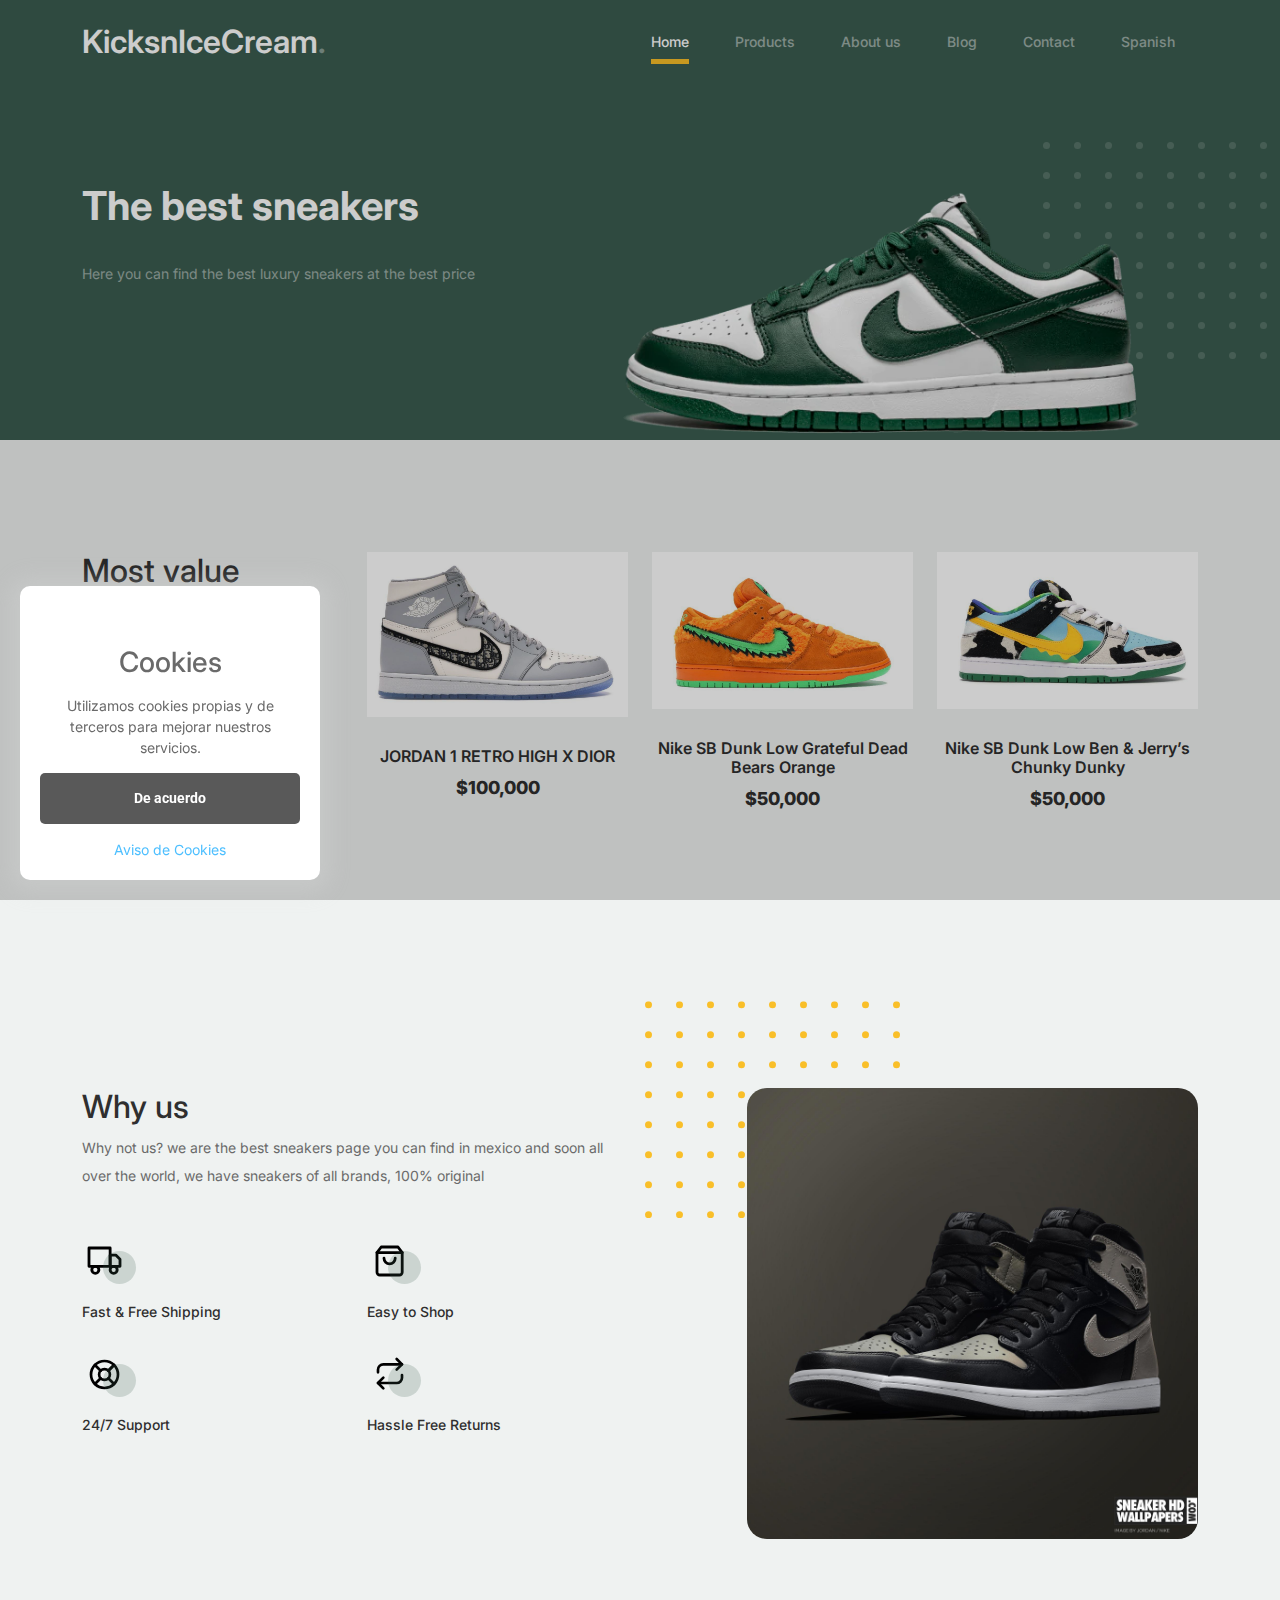
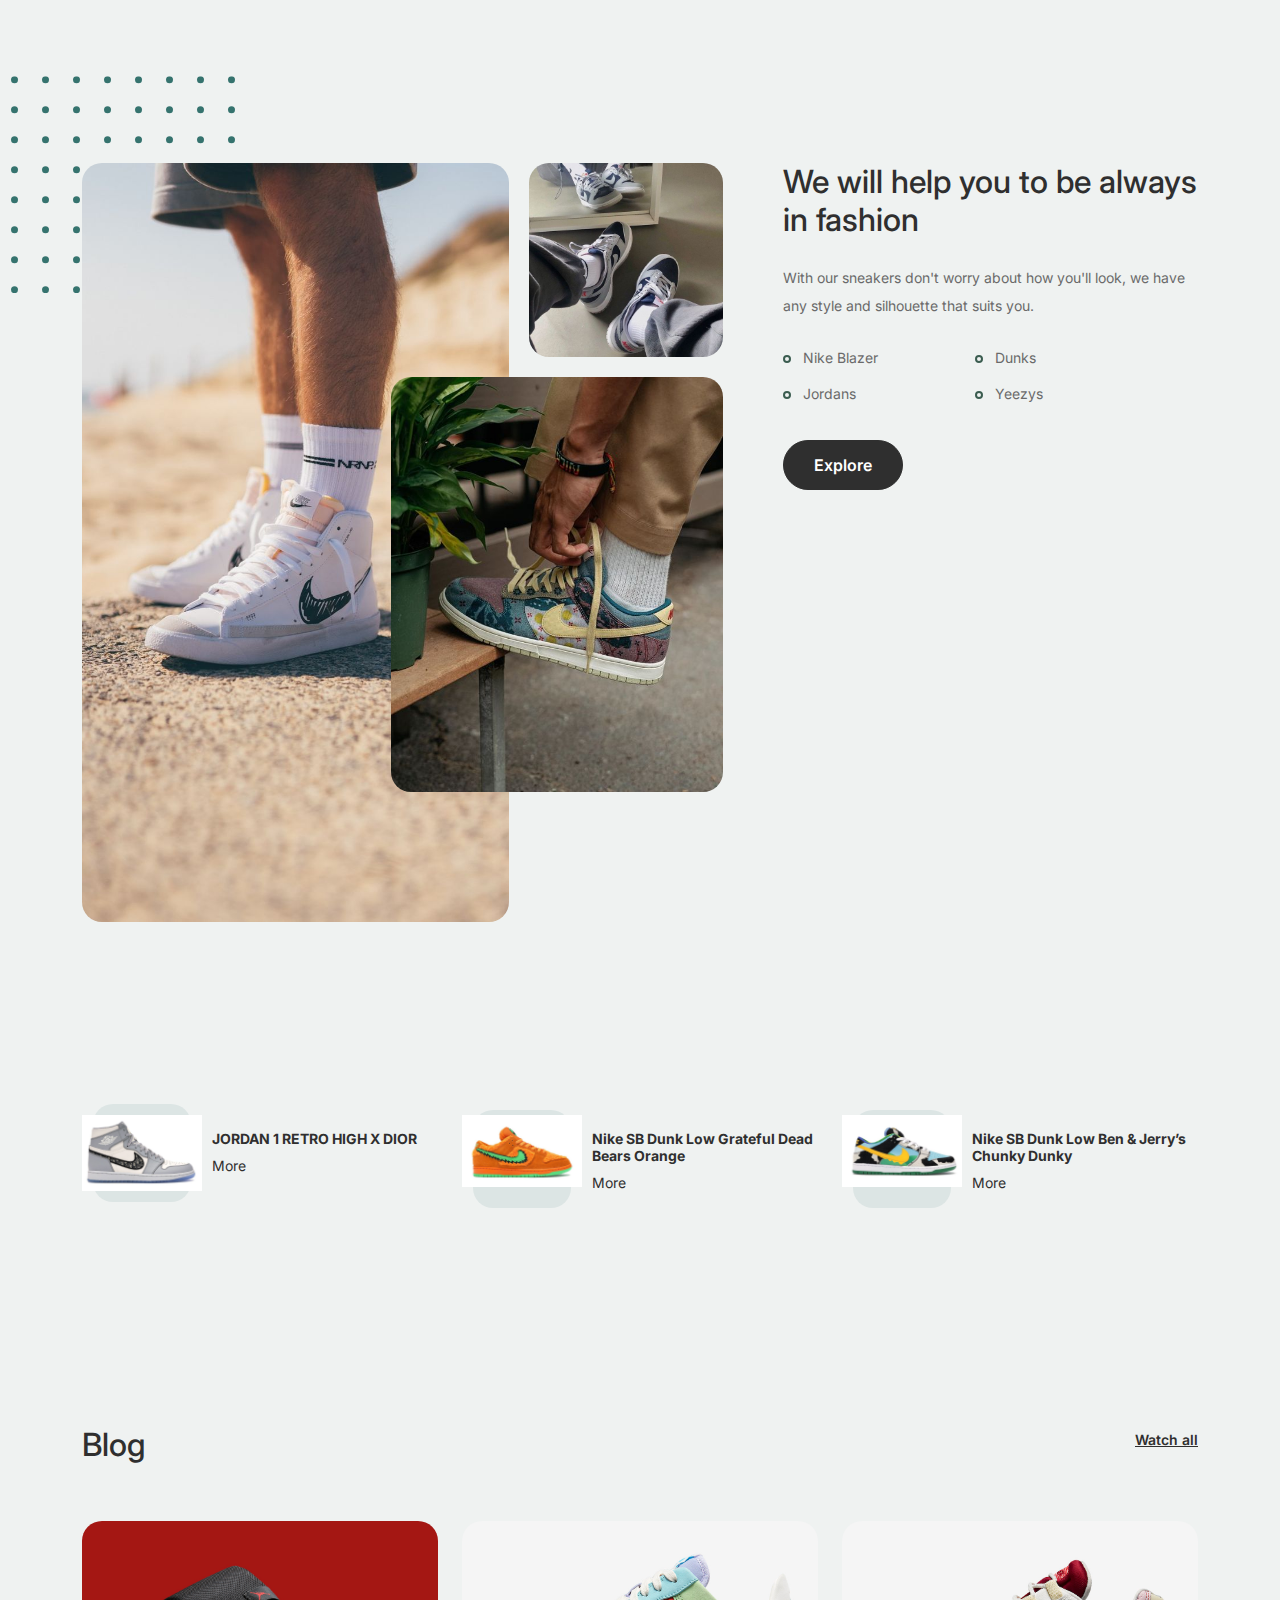
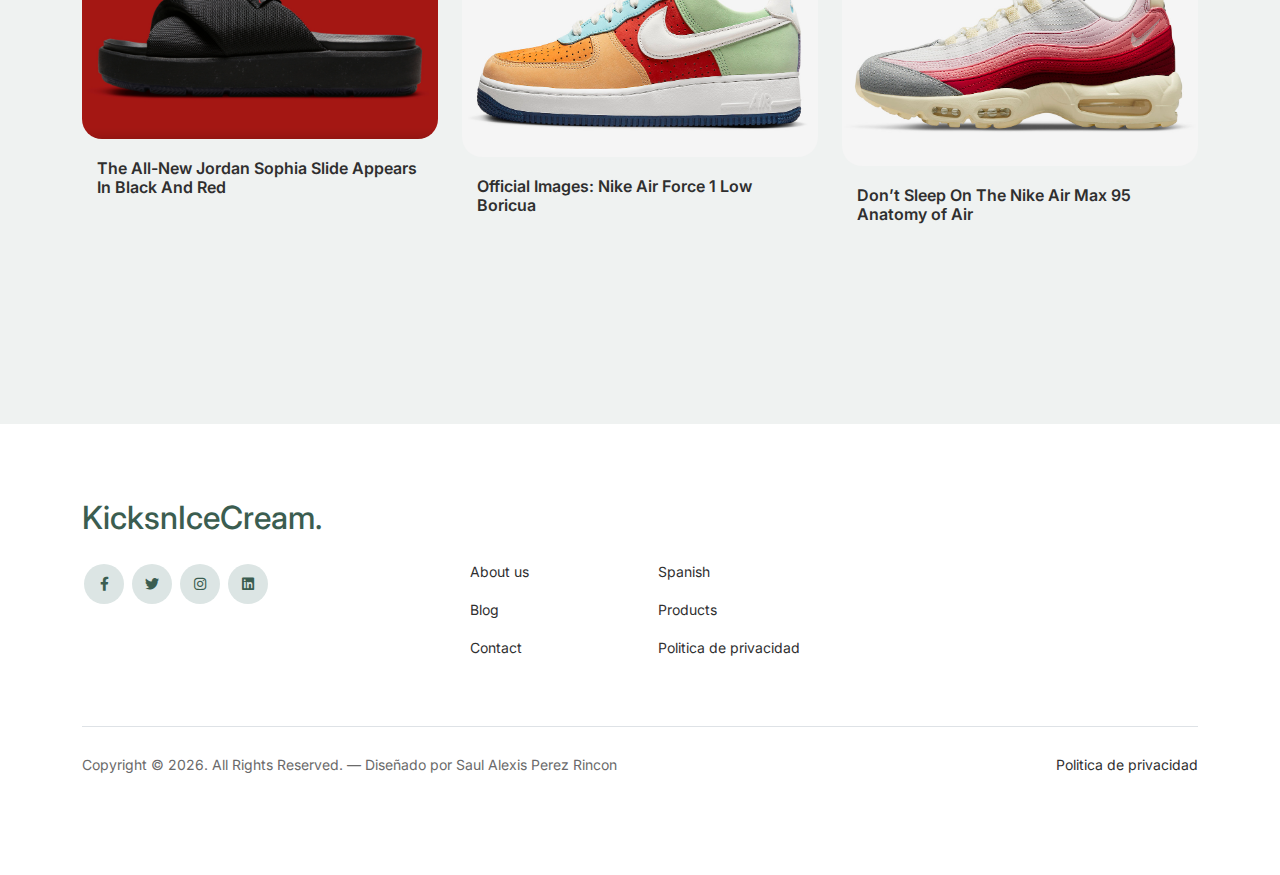
<file: index2.html>
<!doctype html>
<html lang="en">

<head>
	<meta charset="utf-8">
	<meta name="viewport" content="width=device-width, initial-scale=1, shrink-to-fit=no">
	<meta name="Saul" content="Untree.co">

	<!-- Google Tag Manager -->
	<script>(function (w, d, s, l, i) {
			w[l] = w[l] || []; w[l].push({
				'gtm.start':
					new Date().getTime(), event: 'gtm.js'
			}); var f = d.getElementsByTagName(s)[0],
				j = d.createElement(s), dl = l != 'dataLayer' ? '&l=' + l : ''; j.async = true; j.src =
					'https://www.googletagmanager.com/gtm.js?id=' + i + dl; f.parentNode.insertBefore(j, f);
		})(window, document, 'script', 'dataLayer', 'GTM-MB7HJ8K');</script>
	<!-- End Google Tag Manager -->

	<link rel="preconnect" href="https://fonts.gstatic.com">
	<link href="https://fonts.googleapis.com/css2?family=Roboto:wght@400;700&display=swap" rel="stylesheet">

	<link rel="shortcut icon" href="favicon.png">

	<meta name="description" content="" />
	<meta name="keywords" content="bootstrap, bootstrap4" />

	<!-- Bootstrap CSS -->
	<link href="css/bootstrap.min.css" rel="stylesheet">
	<link href="https://cdnjs.cloudflare.com/ajax/libs/font-awesome/6.0.0-beta3/css/all.min.css" rel="stylesheet">
	<link href="css/tiny-slider.css" rel="stylesheet">
	<link href="css/style.css" rel="stylesheet">
	<link rel="stylesheet" href="css/cookies.css">
	<link rel="stylesheet" href="js/aviso-cookies.js">
	<title>KicksnIceCream</title>
</head>

<body>

	<!-- Google Tag Manager (noscript) -->
	<noscript><iframe src="https://www.googletagmanager.com/ns.html?id=GTM-MB7HJ8K"
		height="0" width="0" style="display:none;visibility:hidden"></iframe></noscript>
		<!-- End Google Tag Manager (noscript) -->

		<div class="aviso-cookies" id="aviso-cookies">
			<h3 class="titulo">Cookies</h3>
			<p class="parrafo">Utilizamos cookies propias y de terceros para mejorar nuestros servicios.</p>
			<button class="boton" id="btn-aceptar-cookies">De acuerdo</button>
			<a class="enlace" href="aviso-cookies.html">Aviso de Cookies</a>
		</div>
		<div class="fondo-aviso-cookies" id="fondo-aviso-cookies"></div>
	
		<script src="js/aviso-cookies.js"></script>

	<!-- Start Header/Navigation -->
	<nav class="custom-navbar navbar navbar navbar-expand-md navbar-dark bg-dark" arial-label="Furni navigation bar">

		<div class="container">
			<a class="navbar-brand" href="index.html">KicksnIceCream<span>.</span></a>

			<button class="navbar-toggler" type="button" data-bs-toggle="collapse" data-bs-target="#navbarsFurni"
				aria-controls="navbarsFurni" aria-expanded="false" aria-label="Toggle navigation">
				<span class="navbar-toggler-icon"></span>
			</button>

			<div class="collapse navbar-collapse" id="navbarsFurni">
				<ul class="custom-navbar-nav navbar-nav ms-auto mb-2 mb-md-0">
					<li class="nav-item active">
						<a class="nav-link" href="index2.html">Home</a>
					</li>
					<li><a class="nav-link" href="shop2.html">Products</a></li>
					<li><a class="nav-link" href="about2.html">About us</a></li>
					<li><a class="nav-link" href="blog2.html">Blog</a></li>
					<li><a class="nav-link" href="contact2.html">Contact</a></li>
					<li><a class="nav-link" href="index.html">Spanish</a></li>

				</ul>
			</div>
		</div>

	</nav>
	<!-- End Header/Navigation -->

	<!-- Start Hero Section -->
	<div class="hero">
		<div class="container">
			<div class="row justify-content-between">
				<div class="col-lg-5">
					<div class="intro-excerpt">
						<h1>The best sneakers<span clsas="d-block"></span></h1>
						<p class="mb-4">Here you can find the best luxury sneakers at the best price</p>
					</div>
				</div>
				<div class="col-lg-7">
					<div class="hero-img-wrap">
						<img src="images/couch.png" class="img-fluid">
					</div>
				</div>
			</div>
		</div>
	</div>
	<!-- End Hero Section -->

	<!-- Start Product Section -->
	<div class="product-section">
		<div class="container">
			<div class="row">

				<!-- Start Column 1 -->
				<div class="col-md-12 col-lg-3 mb-5 mb-lg-0">
					<h2 class="mb-4 section-title">Most value sneakers</h2>
					<p><a href="shop2.html" class="btn">More</a></p>
				</div>
				<!-- End Column 1 -->

				<!-- Start Column 2 -->
				<div class="col-12 col-md-4 col-lg-3 mb-5 mb-md-0">
					<a class="product-item" href="#">
						<img src="images/product-1.png" class="img-fluid product-thumbnail">
						<h3 class="product-title">JORDAN 1 RETRO HIGH X DIOR</h3>
						<strong class="product-price">$100,000</strong>
					</a>
				</div>
				<!-- End Column 2 -->

				<!-- Start Column 3 -->
				<div class="col-12 col-md-4 col-lg-3 mb-5 mb-md-0">
					<a class="product-item" href="#">
						<img src="images/product-2.png" class="img-fluid product-thumbnail">
						<h3 class="product-title">Nike SB Dunk Low Grateful Dead Bears Orange</h3>
						<strong class="product-price">$50,000</strong>
					</a>
				</div>
				<!-- End Column 3 -->

				<!-- Start Column 4 -->
				<div class="col-12 col-md-4 col-lg-3 mb-5 mb-md-0">
					<a class="product-item" href="#">
						<img src="images/product-3.png" class="img-fluid product-thumbnail">
						<h3 class="product-title">Nike SB Dunk Low Ben & Jerry’s Chunky Dunky</h3>
						<strong class="product-price">$50,000</strong>
						</span>
					</a>
				</div>
				<!-- End Column 4 -->

			</div>
		</div>
	</div>
	<!-- End Product Section -->

	<!-- Start Why Choose Us Section -->
	<div class="why-choose-section">
		<div class="container">
			<div class="row justify-content-between">
				<div class="col-lg-6">
					<h2 class="section-title">Why us</h2>
					<p>Why not us? we are the best sneakers page you can find in mexico and
						soon all over the world,
						we have sneakers of all brands, 100% original
					</p>

					<div class="row my-5">
						<div class="col-6 col-md-6">
							<div class="feature">
								<div class="icon">
									<img src="images/truck.svg" alt="Image" class="imf-fluid">
								</div>
								<h3>Fast &amp; Free Shipping</h3>
							</div>
						</div>

						<div class="col-6 col-md-6">
							<div class="feature">
								<div class="icon">
									<img src="images/bag.svg" alt="Image" class="imf-fluid">
								</div>
								<h3>Easy to Shop</h3>
							</div>
						</div>

						<div class="col-6 col-md-6">
							<div class="feature">
								<div class="icon">
									<img src="images/support.svg" alt="Image" class="imf-fluid">
								</div>
								<h3>24/7 Support</h3>
							</div>
						</div>

						<div class="col-6 col-md-6">
							<div class="feature">
								<div class="icon">
									<img src="images/return.svg" alt="Image" class="imf-fluid">
								</div>
								<h3>Hassle Free Returns</h3>
							</div>
						</div>

					</div>
				</div>

				<div class="col-lg-5">
					<div class="img-wrap">
						<img src="images/why-choose-us-img.png" alt="Image" class="img-fluid">
					</div>
				</div>

			</div>
		</div>
	</div>
	<!-- End Why Choose Us Section -->

	<!-- Start We Help Section -->
	<div class="we-help-section">
		<div class="container">
			<div class="row justify-content-between">
				<div class="col-lg-7 mb-5 mb-lg-0">
					<div class="imgs-grid">
						<div class="grid grid-1"><img src="images/img-grid-1.jpg" alt="Untree.co"></div>
						<div class="grid grid-2"><img src="images/img-grid-2.jpg" alt="Untree.co"></div>
						<div class="grid grid-3"><img src="images/img-grid-3.jpg" alt="Untree.co"></div>
					</div>
				</div>
				<div class="col-lg-5 ps-lg-5">
					<h2 class="section-title mb-4">We will help you to be always in fashion</h2>
					<p>With our sneakers don't worry about how you'll look, we have any style and silhouette that suits you.
					</p>

					<ul class="list-unstyled custom-list my-4">
						<li>Nike Blazer</li>
						<li>Dunks</li>
						<li>Jordans</li>
						<li>Yeezys</li>
					</ul>
					<p><a herf="#" class="btn">Explore</a></p>
				</div>
			</div>
		</div>
	</div>
	<!-- End We Help Section -->

	<!-- Start Popular Product -->
	<div class="popular-product">
		<div class="container">
			<div class="row">

				<div class="col-12 col-md-6 col-lg-4 mb-4 mb-lg-0">
					<div class="product-item-sm d-flex">
						<div class="thumbnail">
							<img src="images/product-1.png" alt="Image" class="img-fluid">
						</div>
						<div class="pt-3">
							<h3>JORDAN 1 RETRO HIGH X DIOR</h3>
							<p><a href="#">More</a></p>
						</div>
					</div>
				</div>

				<div class="col-12 col-md-6 col-lg-4 mb-4 mb-lg-0">
					<div class="product-item-sm d-flex">
						<div class="thumbnail">
							<img src="images/product-2.png" alt="Image" class="img-fluid">
						</div>
						<div class="pt-3">
							<h3>Nike SB Dunk Low Grateful Dead Bears Orange</h3>
							<p><a href="#">More</a></p>
						</div>
					</div>
				</div>

				<div class="col-12 col-md-6 col-lg-4 mb-4 mb-lg-0">
					<div class="product-item-sm d-flex">
						<div class="thumbnail">
							<img src="images/product-3.png" alt="Image" class="img-fluid">
						</div>
						<div class="pt-3">
							<h3>Nike SB Dunk Low Ben & Jerry’s Chunky Dunky</h3>
							<p><a href="#">More</a></p>
						</div>
					</div>
				</div>

			</div>
		</div>
	</div>
	<!-- End Popular Product -->


	<!-- Start Testimonial Slider -->
	<!--
	<div class="testimonial-section">
		<div class="container">
			<div class="row">
				<div class="col-lg-7 mx-auto text-center">
					<h2 class="section-title">Testimonials</h2>
				</div>
			</div>

			<div class="row justify-content-center">
				<div class="col-lg-12">
					<div class="testimonial-slider-wrap text-center">

						<div id="testimonial-nav">
							<span class="prev" data-controls="prev"><span class="fa fa-chevron-left"></span></span>
							<span class="next" data-controls="next"><span class="fa fa-chevron-right"></span></span>
						</div>

						<div class="testimonial-slider">

							<div class="item">
								<div class="row justify-content-center">
									<div class="col-lg-8 mx-auto">

										<div class="testimonial-block text-center">
											<blockquote class="mb-5">
												<p>&ldquo;Donec facilisis quam ut purus rutrum lobortis. Donec vitae
													odio quis nisl dapibus malesuada. Nullam ac aliquet velit. Aliquam
													vulputate velit imperdiet dolor tempor tristique. Pellentesque
													habitant morbi tristique senectus et netus et malesuada fames ac
													turpis egestas. Integer convallis volutpat dui quis
													scelerisque.&rdquo;</p>
											</blockquote>

											<div class="author-info">
												<div class="author-pic">
													<img src="images/person-1.png" alt="Maria Jones" class="img-fluid">
												</div>
												<h3 class="font-weight-bold">Maria Jones</h3>
												<span class="position d-block mb-3">CEO, Co-Founder, XYZ Inc.</span>
											</div>
										</div>

									</div>
								</div>
							</div>
							-->
	<!-- END item -->

	<!--
							<div class="item">
								<div class="row justify-content-center">
									<div class="col-lg-8 mx-auto">

										<div class="testimonial-block text-center">
											<blockquote class="mb-5">
												<p>&ldquo;Donec facilisis quam ut purus rutrum lobortis. Donec vitae
													odio quis nisl dapibus malesuada. Nullam ac aliquet velit. Aliquam
													vulputate velit imperdiet dolor tempor tristique. Pellentesque
													habitant morbi tristique senectus et netus et malesuada fames ac
													turpis egestas. Integer convallis volutpat dui quis
													scelerisque.&rdquo;</p>
											</blockquote>

											<div class="author-info">
												<div class="author-pic">
													<img src="images/person-1.png" alt="Maria Jones" class="img-fluid">
												</div>
												<h3 class="font-weight-bold">Maria Jones</h3>
												<span class="position d-block mb-3">CEO, Co-Founder, XYZ Inc.</span>
											</div>
										</div>

									</div>
								</div>
							</div>
							-->
	<!-- END item -->

	<!--
							<div class="item">
								<div class="row justify-content-center">
									<div class="col-lg-8 mx-auto">

										<div class="testimonial-block text-center">
											<blockquote class="mb-5">
												<p>&ldquo;Donec facilisis quam ut purus rutrum lobortis. Donec vitae
													odio quis nisl dapibus malesuada. Nullam ac aliquet velit. Aliquam
													vulputate velit imperdiet dolor tempor tristique. Pellentesque
													habitant morbi tristique senectus et netus et malesuada fames ac
													turpis egestas. Integer convallis volutpat dui quis
													scelerisque.&rdquo;</p>
											</blockquote>

											<div class="author-info">
												<div class="author-pic">
													<img src="images/person-1.png" alt="Maria Jones" class="img-fluid">
												</div>
												<h3 class="font-weight-bold">Maria Jones</h3>
												<span class="position d-block mb-3">CEO, Co-Founder, XYZ Inc.</span>
											</div>
										</div>

									</div>
								</div>
							</div>
							-->
	<!-- END item -->

	<!-- Start
						</div>

					</div>
				</div>
			</div>
		</div>
	</div>
	-->
	<!-- End Testimonial Slider -->

	<!-- Start Blog Section -->
	<div class="blog-section">
		<div class="container">
			<div class="row mb-5">
				<div class="col-md-6">
					<h2 class="section-title">Blog</h2>
				</div>
				<div class="col-md-6 text-start text-md-end">
					<a href="#" class="more">Watch all</a>
				</div>
			</div>

			<div class="row">

				<div class="col-12 col-sm-6 col-md-4 mb-4 mb-md-0">
					<div class="post-entry">
						<a href="#" class="post-thumbnail"><img src="images/post-1.jpg" alt="Image"
								class="img-fluid"></a>
						<div class="post-content-entry">
							<h3><a href="#">The All-New Jordan Sophia Slide Appears In Black And Red</a></h3>
						</div>
					</div>
				</div>

				<div class="col-12 col-sm-6 col-md-4 mb-4 mb-md-0">
					<div class="post-entry">
						<a href="#" class="post-thumbnail"><img src="images/post-2.jpg" alt="Image"
								class="img-fluid"></a>
						<div class="post-content-entry">
							<h3><a href="#">Official Images: Nike Air Force 1 Low Boricua</a></h3>
						</div>
					</div>
				</div>

				<div class="col-12 col-sm-6 col-md-4 mb-4 mb-md-0">
					<div class="post-entry">
						<a href="#" class="post-thumbnail"><img src="images/post-3.jpg" alt="Image"
								class="img-fluid"></a>
						<div class="post-content-entry">
							<h3><a href="#">Don’t Sleep On The Nike Air Max 95 Anatomy of Air</a></h3>
						</div>
					</div>
				</div>

			</div>
		</div>
	</div>
	<!-- End Blog Section -->

	<!-- Start Footer Section -->
	<footer class="footer-section">
		<div class="container relative">


			<div class="row g-5 mb-5">
				<div class="col-lg-4">
					<div class="mb-4 footer-logo-wrap"><a href="#" class="footer-logo">KicksnIceCream<span>.</span></a>
					</div>

					<ul class="list-unstyled custom-social">
						<li><a href="#"><span class="fa fa-brands fa-facebook-f"></span></a></li>
						<li><a href="#"><span class="fa fa-brands fa-twitter"></span></a></li>
						<li><a href="#"><span class="fa fa-brands fa-instagram"></span></a></li>
						<li><a href="#"><span class="fa fa-brands fa-linkedin"></span></a></li>
					</ul>
				</div>

				<div class="col-lg-8">
					<div class="row links-wrap">
						<div class="col-6 col-sm-6 col-md-3">
							<ul class="list-unstyled">
								<li><a href="about2.html">About us</a></li>
								<li><a href="blog2.html">Blog</a></li>
								<li><a href="contact2.html">Contact</a></li>
							</ul>
						</div>

						<div class="col-6 col-sm-6 col-md-3">
							<ul class="list-unstyled">
								<li><a href="index.html">Spanish</a></li>
								<li><a href="shop2.html">Products</a></li>
								<li><a href="privacidad.html">Politica de privacidad</a></li>
							</ul>
						</div>
					</div>
				</div>

			</div>

			<div class="border-top copyright">
				<div class="row pt-4">
					<div class="col-lg-6">
						<p class="mb-2 text-center text-lg-start">Copyright &copy;
							<script>document.write(new Date().getFullYear());</script>. All Rights Reserved. &mdash;
							Diseñado por Saul Alexis Perez Rincon
							<!-- License information: https://untree.co/license/ -->
						</p>
					</div>

					<div class="col-lg-6 text-center text-lg-end">
						<ul class="list-unstyled d-inline-flex ms-auto">
							<li><a href="privacidad.html">Politica de privacidad</a></li>
						</ul>
					</div>

				</div>
			</div>

		</div>
	</footer>
	<!-- End Footer Section -->


	<script src="js/bootstrap.bundle.min.js"></script>
	<script src="js/tiny-slider.js"></script>
	<script src="js/custom.js"></script>
</body>

</html>
</file>
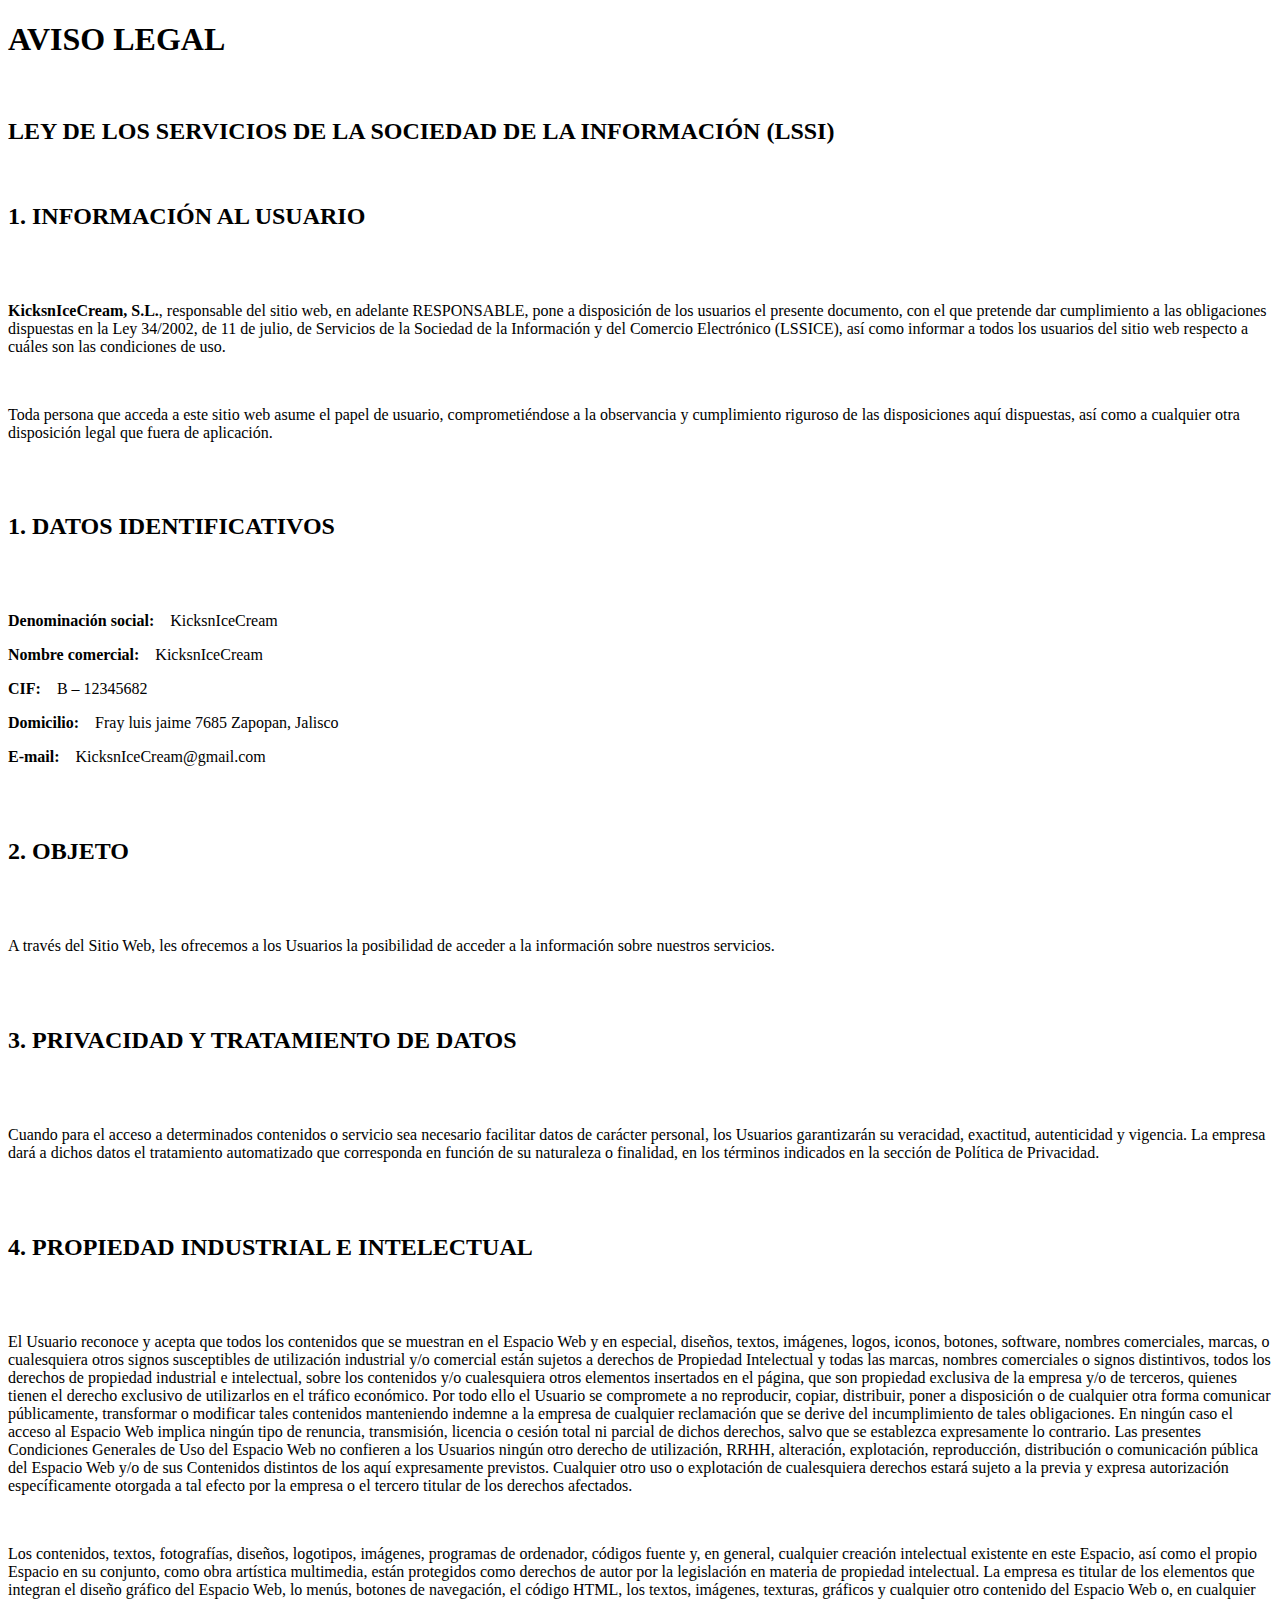
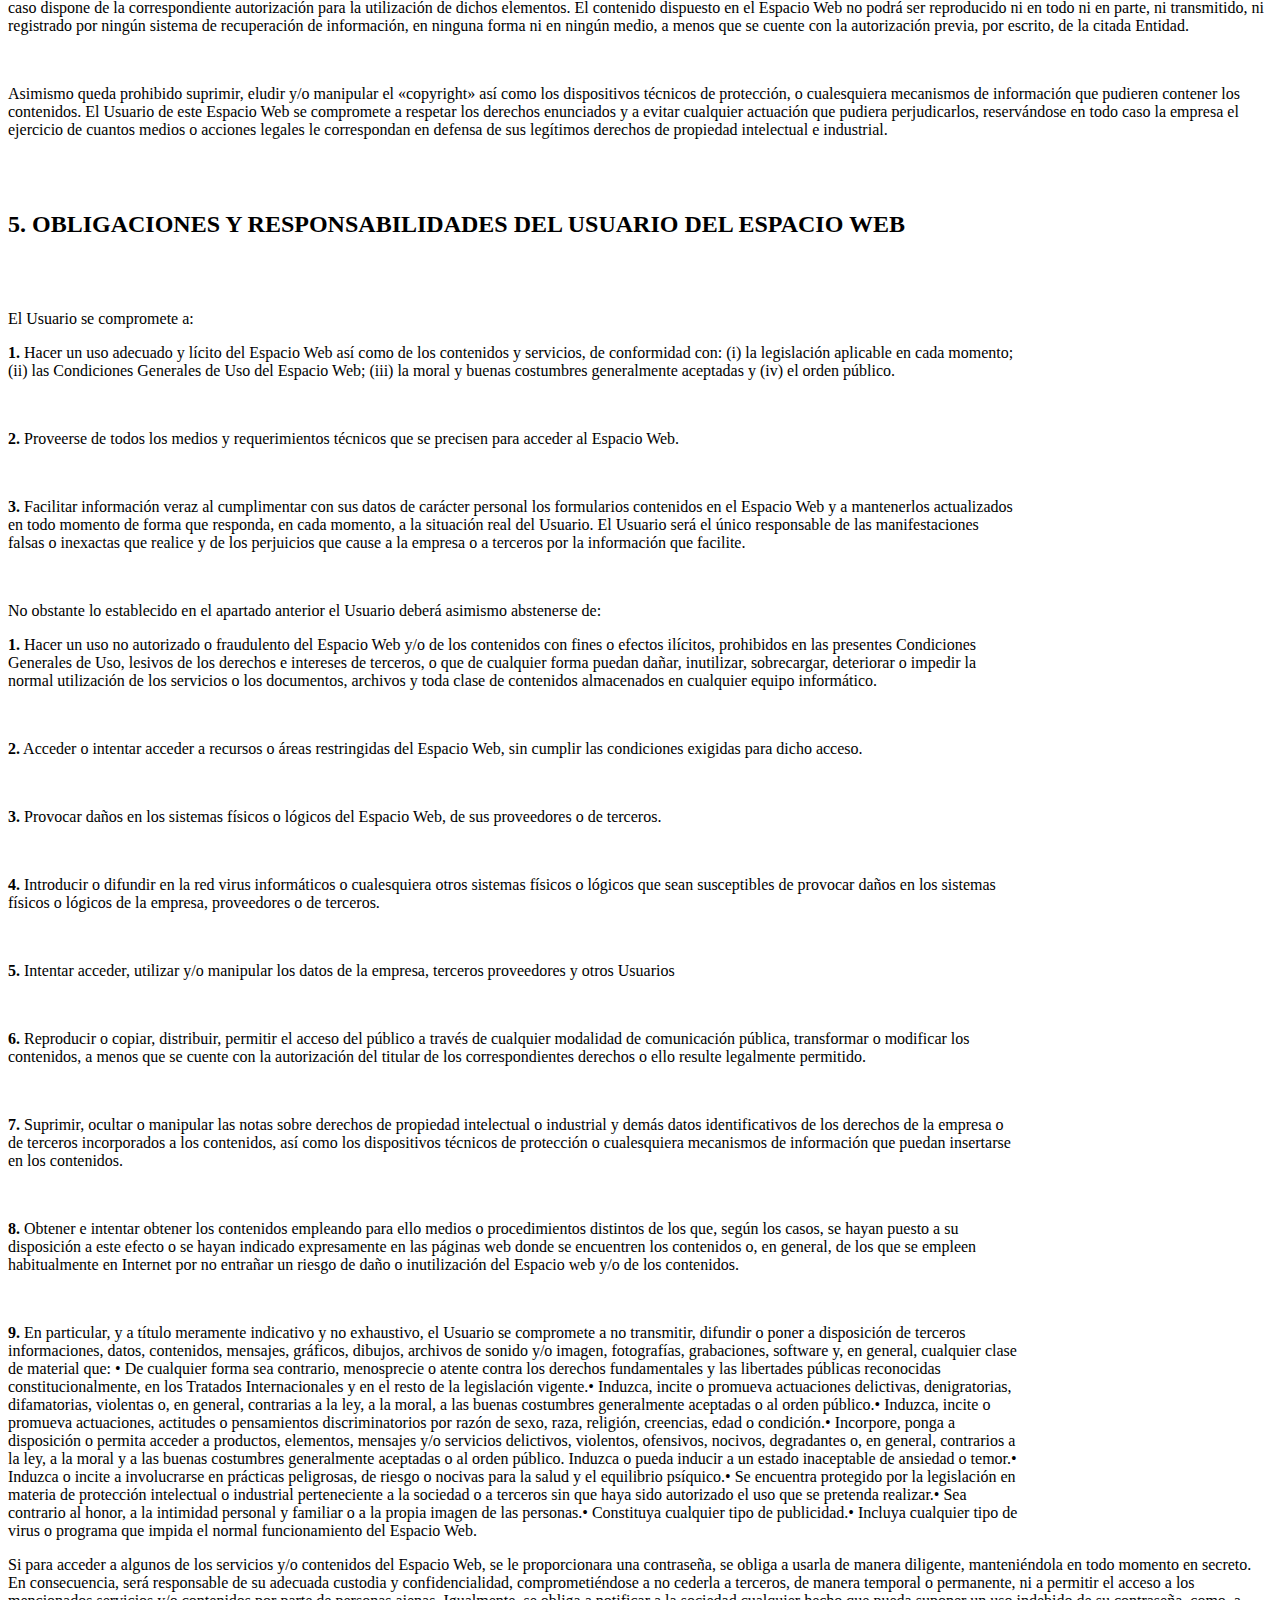
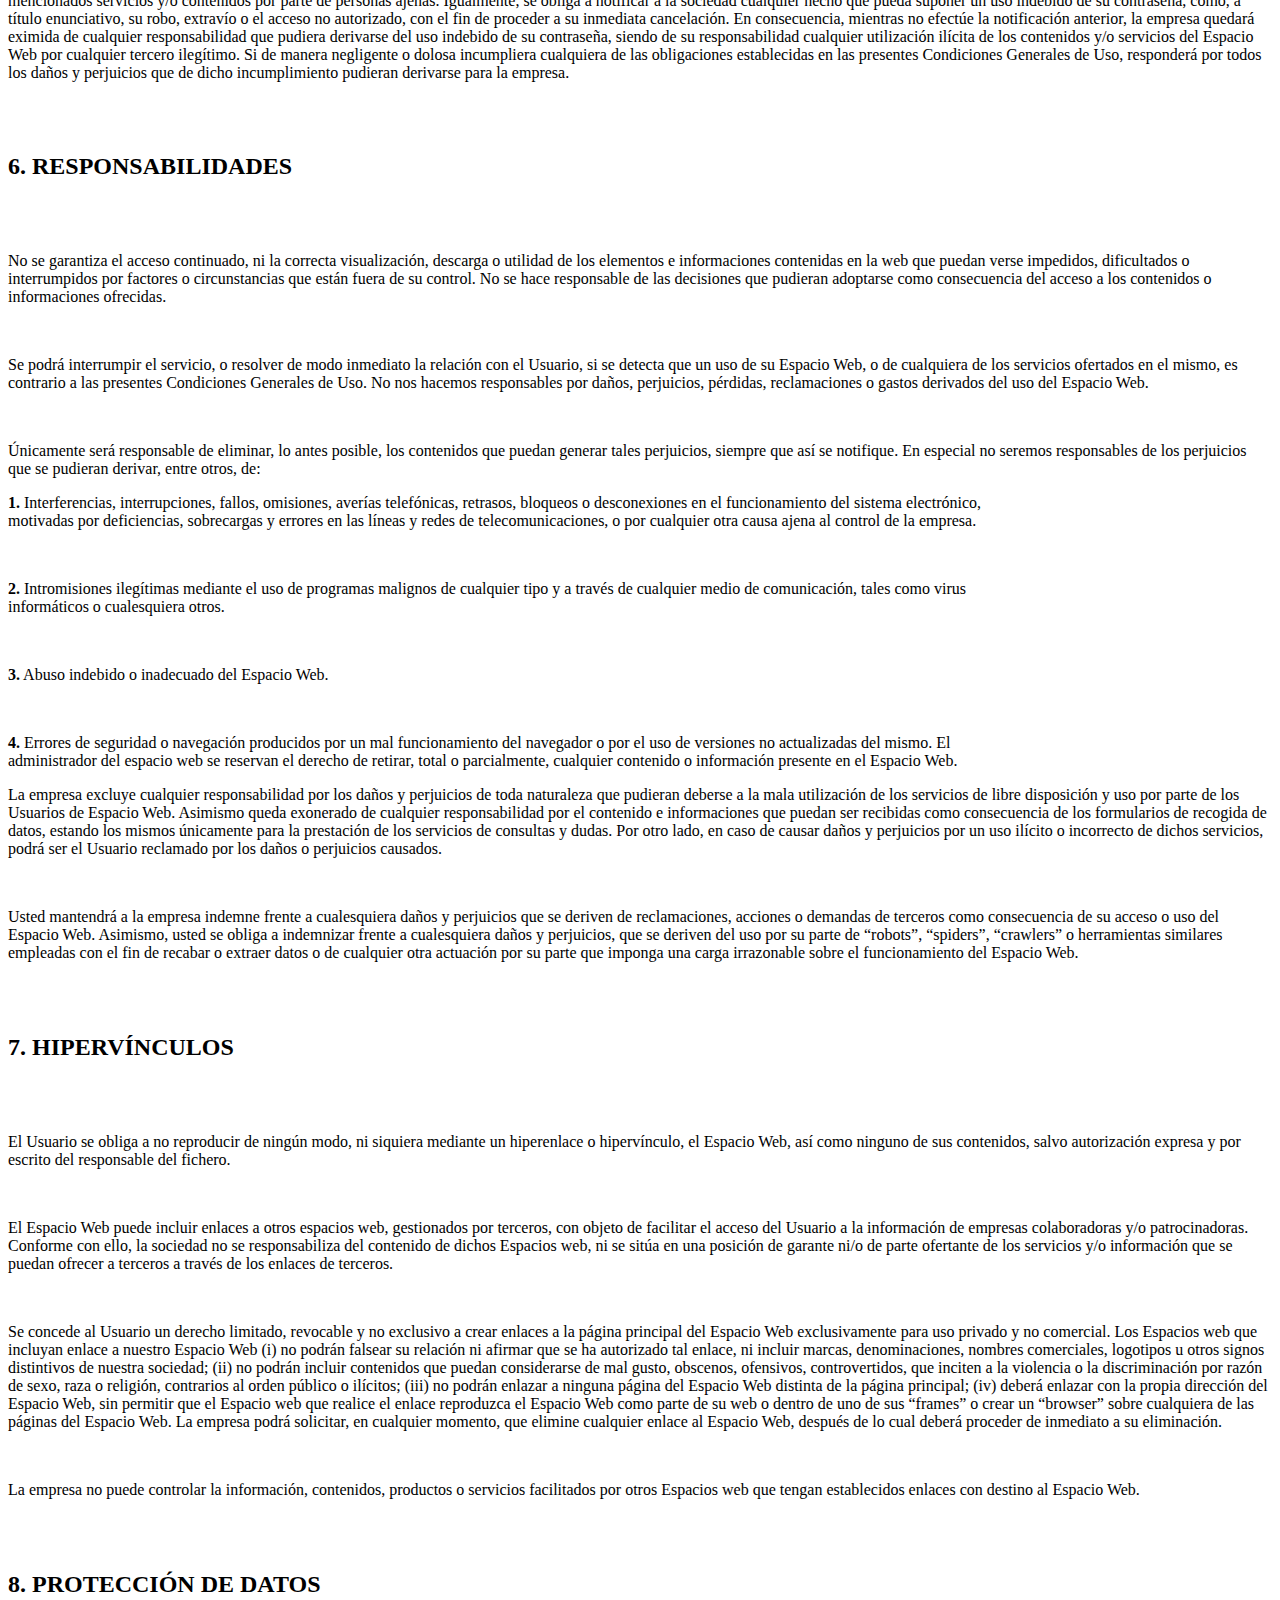
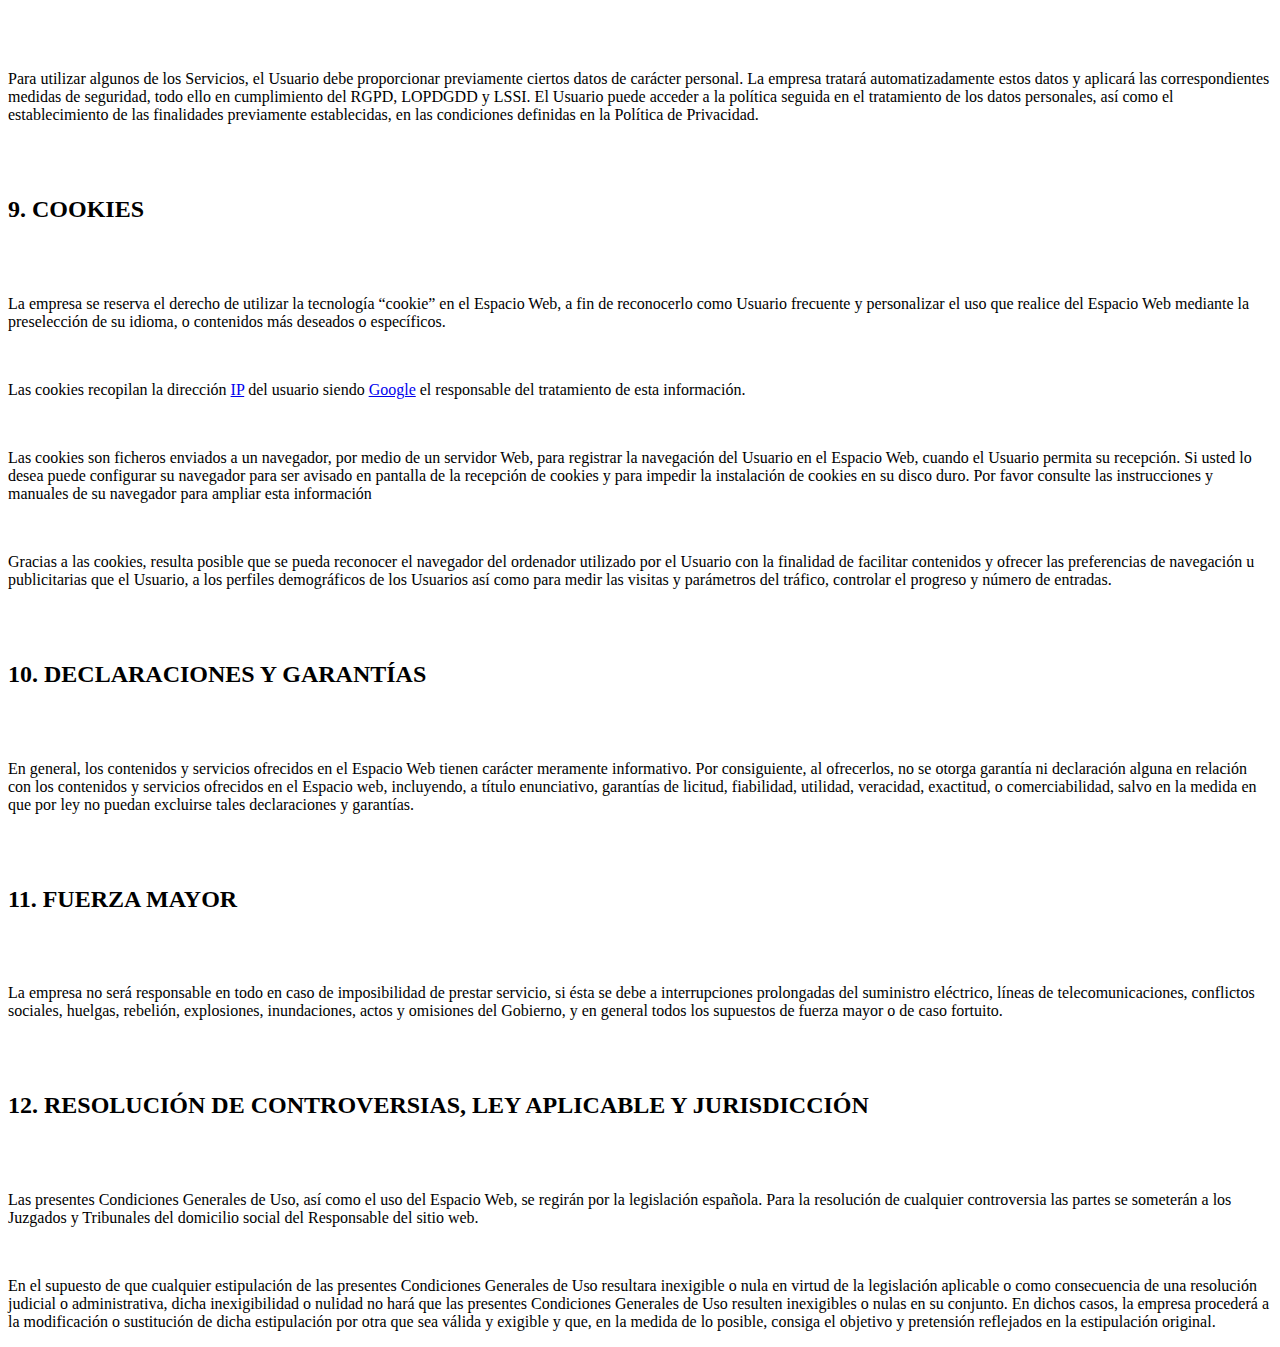
<file: privacidad.html>
<!DOCTYPE html>
<html lang="en">
<head>
    <meta charset="UTF-8">
    <meta http-equiv="X-UA-Compatible" content="IE=edge">
	<meta name="viewport" content="width=device-width, initial-scale=1, shrink-to-fit=no">
    <title>Document</title>
</head>
<body>
    <div class="contenedor">
        <h1>AVISO LEGAL</h1>
        <br>
        <h2>LEY DE LOS SERVICIOS DE LA SOCIEDAD DE LA INFORMACIÓN (LSSI)</h2>
        <br>
    </div>
    <main>
        <div class="contenedor">
            <!-- SECCION1 -->
            <h2>1. INFORMACIÓN AL USUARIO</h2>
            <br>
            <br>
            <p><strong>KicksnIceCream, S.L.</strong>, responsable del sitio web, en adelante RESPONSABLE, pone a disposición de
                los usuarios el presente documento, con el que pretende dar cumplimiento a las obligaciones dispuestas
                en la Ley 34/2002, de 11 de julio, de Servicios de la Sociedad de la Información y del Comercio
                Electrónico (LSSICE), así como informar a todos los usuarios del sitio web respecto a cuáles son las
                condiciones de uso.
            </p>
            <br>
            <p>Toda persona que acceda a este sitio web asume el papel de usuario, comprometiéndose a la observancia y
                cumplimiento riguroso de las disposiciones aquí dispuestas, así como a cualquier otra disposición legal
                que fuera de aplicación.</p>
            <!-- SECCION2 -->
            <br>
            <br>
            <h2>1. DATOS IDENTIFICATIVOS</h2>
            <br>
            <br>
            <p><strong>Denominación social:</strong>&emsp;KicksnIceCream</p>
            <p><strong>Nombre comercial:</strong>&emsp;KicksnIceCream</p>
            <p><strong>CIF:</strong>&emsp;B – 12345682 </p>
            <p><strong>Domicilio:</strong>&emsp;Fray luis jaime 7685 Zapopan, Jalisco</p>
            <p><strong>E-mail:</strong>&emsp;KicksnIceCream@gmail.com</p>
            <!-- SECCION3 -->
            <br>
            <br>
            <h2>2. OBJETO</h2>
            <br>
            <br>
            <p>A través del Sitio Web, les ofrecemos a los Usuarios la posibilidad de acceder a la información sobre
                nuestros servicios.</p>
            <!-- SECCION4 -->
            <br>
            <br>
            <h2>3. PRIVACIDAD Y TRATAMIENTO DE DATOS</h2>
            <br>
            <br>
            <p>Cuando para el acceso a determinados contenidos o servicio sea necesario facilitar datos de carácter
                personal, los Usuarios garantizarán su veracidad, exactitud, autenticidad y vigencia. La empresa dará a
                dichos datos el tratamiento automatizado que corresponda en función de su naturaleza o finalidad, en los
                términos indicados en la sección de Política de Privacidad.</p>
            <br>
            <br>
            <h2>4. PROPIEDAD INDUSTRIAL E INTELECTUAL</h2>
            <br>
            <br>
            <p>El Usuario reconoce y acepta que todos los contenidos que se muestran en el Espacio Web y en especial,
                diseños, textos, imágenes, logos, iconos, botones, software, nombres comerciales, marcas, o cualesquiera
                otros signos susceptibles de utilización industrial y/o comercial están sujetos a derechos de Propiedad
                Intelectual y todas las marcas, nombres comerciales o signos distintivos, todos los derechos de
                propiedad industrial e intelectual, sobre los contenidos y/o cualesquiera otros elementos insertados en
                el página, que son propiedad exclusiva de la empresa y/o de terceros, quienes tienen el derecho
                exclusivo de utilizarlos en el tráfico económico. Por todo ello el Usuario se compromete a no
                reproducir, copiar, distribuir, poner a disposición o de cualquier otra forma comunicar públicamente,
                transformar o modificar tales contenidos manteniendo indemne a la empresa de cualquier reclamación que
                se derive del incumplimiento de tales obligaciones. En ningún caso el acceso al Espacio Web implica
                ningún tipo de renuncia, transmisión, licencia o cesión total ni parcial de dichos derechos, salvo que
                se establezca expresamente lo contrario. Las presentes Condiciones Generales de Uso del Espacio Web no
                confieren a los Usuarios ningún otro derecho de utilización, RRHH, alteración, explotación,
                reproducción, distribución o comunicación pública del Espacio Web y/o de sus Contenidos distintos de los
                aquí expresamente previstos. Cualquier otro uso o explotación de cualesquiera derechos estará sujeto a
                la previa y expresa autorización específicamente otorgada a tal efecto por la empresa o el tercero
                titular de los derechos afectados.</p>
            <br>
            <p>Los contenidos, textos, fotografías, diseños, logotipos, imágenes, programas de ordenador, códigos fuente
                y, en general, cualquier creación intelectual existente en este Espacio, así como el propio Espacio en
                su conjunto, como obra artística multimedia, están protegidos como derechos de autor por la legislación
                en materia de propiedad intelectual. La empresa es titular de los elementos que integran el diseño
                gráfico del Espacio Web, lo menús, botones de navegación, el código HTML, los textos, imágenes,
                texturas, gráficos y cualquier otro contenido del Espacio Web o, en cualquier caso dispone de la
                correspondiente autorización para la utilización de dichos elementos. El contenido dispuesto en el
                Espacio Web no podrá ser reproducido ni en todo ni en parte, ni transmitido, ni registrado por ningún
                sistema de recuperación de información, en ninguna forma ni en ningún medio, a menos que se cuente con
                la autorización previa, por escrito, de la citada Entidad.</p>
            <br>
            <p>Asimismo queda prohibido suprimir, eludir y/o manipular el «copyright» así como los dispositivos técnicos
                de protección, o cualesquiera mecanismos de información que pudieren contener los contenidos. El Usuario
                de este Espacio Web se compromete a respetar los derechos enunciados y a evitar cualquier actuación que
                pudiera perjudicarlos, reservándose en todo caso la empresa el ejercicio de cuantos medios o acciones
                legales le correspondan en defensa de sus legítimos derechos de propiedad intelectual e industrial.</p>
            <br>
            <br>
            <h2>5. OBLIGACIONES Y RESPONSABILIDADES DEL USUARIO DEL ESPACIO WEB</h2>
            <br>
            <br>
            <p>El Usuario se compromete a:</p>
            <div class="contenedor" style="width: 80%;">
                <p><strong>1.</strong> Hacer un uso adecuado y lícito del Espacio Web así como de los contenidos y
                    servicios, de conformidad con: (i) la legislación aplicable en cada momento; (ii) las Condiciones
                    Generales de Uso del Espacio Web; (iii) la moral y buenas costumbres generalmente aceptadas y (iv)
                    el orden público.</p>
                <br>
                <p><strong>2.</strong> Proveerse de todos los medios y requerimientos técnicos que se precisen para
                    acceder al Espacio Web.</p>
                <br>
                <p><strong>3.</strong> Facilitar información veraz al cumplimentar con sus datos de carácter personal
                    los formularios contenidos en el Espacio Web y a mantenerlos actualizados en todo momento de forma
                    que responda, en cada momento, a la situación real del Usuario. El Usuario será el único responsable
                    de las manifestaciones falsas o inexactas que realice y de los perjuicios que cause a la empresa o a
                    terceros por la información que facilite.</p>
                <br>
            </div>
            <p>No obstante lo establecido en el apartado anterior el Usuario deberá asimismo abstenerse de:</p>
            <div class="contenedor" style="width: 80%;">
                <p><strong>1.</strong> Hacer un uso no autorizado o fraudulento del Espacio Web y/o de los contenidos
                    con fines o efectos ilícitos, prohibidos en las presentes Condiciones Generales de Uso, lesivos de
                    los derechos e intereses de terceros, o que de cualquier forma puedan dañar, inutilizar,
                    sobrecargar, deteriorar o impedir la normal utilización de los servicios o los documentos, archivos
                    y toda clase de contenidos almacenados en cualquier equipo informático.</p>
                <br>
                <p><strong>2.</strong> Acceder o intentar acceder a recursos o áreas restringidas del Espacio Web, sin
                    cumplir las condiciones exigidas para dicho acceso.</p>
                <br>
                <p><strong>3.</strong> Provocar daños en los sistemas físicos o lógicos del Espacio Web, de sus
                    proveedores o de terceros.</p>
                <br>
                <p><strong>4.</strong> Introducir o difundir en la red virus informáticos o cualesquiera otros sistemas
                    físicos o lógicos que sean susceptibles de provocar daños en los sistemas físicos o lógicos de la
                    empresa, proveedores o de terceros.</p>
                <br>
                <p><strong>5.</strong> Intentar acceder, utilizar y/o manipular los datos de la empresa, terceros
                    proveedores y otros Usuarios</p>
                <br>
                <p><strong>6.</strong> Reproducir o copiar, distribuir, permitir el acceso del público a través de
                    cualquier modalidad de comunicación pública, transformar o modificar los contenidos, a menos que se
                    cuente con la autorización del titular de los correspondientes derechos o ello resulte legalmente
                    permitido.</p>
                <br>
                <p><strong>7.</strong> Suprimir, ocultar o manipular las notas sobre derechos de propiedad intelectual o
                    industrial y demás datos identificativos de los derechos de la empresa o de terceros incorporados a
                    los contenidos, así como los dispositivos técnicos de protección o cualesquiera mecanismos de
                    información que puedan insertarse en los contenidos.</p>
                <br>
                <p><strong>8.</strong> Obtener e intentar obtener los contenidos empleando para ello medios o
                    procedimientos distintos de los que, según los casos, se hayan puesto a su disposición a este efecto
                    o se hayan indicado expresamente en las páginas web donde se encuentren los contenidos o, en
                    general, de los que se empleen habitualmente en Internet por no entrañar un riesgo de daño o
                    inutilización del Espacio web y/o de los contenidos.</p>
                <br>
                <p><strong>9.</strong> En particular, y a título meramente indicativo y no exhaustivo, el Usuario se
                    compromete a no transmitir, difundir o poner a disposición de terceros informaciones, datos,
                    contenidos, mensajes, gráficos, dibujos, archivos de sonido y/o imagen, fotografías, grabaciones,
                    software y, en general, cualquier clase de material que: • De cualquier forma sea contrario,
                    menosprecie o atente contra los derechos fundamentales y las libertades públicas reconocidas
                    constitucionalmente, en los Tratados Internacionales y en el resto de la legislación vigente.•
                    Induzca, incite o promueva actuaciones delictivas, denigratorias, difamatorias, violentas o, en
                    general, contrarias a la ley, a la moral, a las buenas costumbres generalmente aceptadas o al orden
                    público.• Induzca, incite o promueva actuaciones, actitudes o pensamientos discriminatorios por
                    razón de sexo, raza, religión, creencias, edad o condición.• Incorpore, ponga a disposición o
                    permita acceder a productos, elementos, mensajes y/o servicios delictivos, violentos, ofensivos,
                    nocivos, degradantes o, en general, contrarios a la ley, a la moral y a las buenas costumbres
                    generalmente aceptadas o al orden público. Induzca o pueda inducir a un estado inaceptable de
                    ansiedad o temor.• Induzca o incite a involucrarse en prácticas peligrosas, de riesgo o nocivas para
                    la salud y el equilibrio psíquico.• Se encuentra protegido por la legislación en materia de
                    protección intelectual o industrial perteneciente a la sociedad o a terceros sin que haya sido
                    autorizado el uso que se pretenda realizar.• Sea contrario al honor, a la intimidad personal y
                    familiar o a la propia imagen de las personas.• Constituya cualquier tipo de publicidad.• Incluya
                    cualquier tipo de virus o programa que impida el normal funcionamiento del Espacio Web.
                </p>
            </div>
    
            <p>Si para acceder a algunos de los servicios y/o contenidos del Espacio Web, se le proporcionara una
                contraseña, se obliga a usarla de manera diligente, manteniéndola en todo momento en secreto. En
                consecuencia, será responsable de su adecuada custodia y confidencialidad, comprometiéndose a no cederla
                a terceros, de manera temporal o permanente, ni a permitir el acceso a los mencionados servicios y/o
                contenidos por parte de personas ajenas. Igualmente, se obliga a notificar a la sociedad cualquier hecho
                que pueda suponer un uso indebido de su contraseña, como, a título enunciativo, su robo, extravío o el
                acceso no autorizado, con el fin de proceder a su inmediata cancelación. En consecuencia, mientras no
                efectúe la notificación anterior, la empresa quedará eximida de cualquier responsabilidad que pudiera
                derivarse del uso indebido de su contraseña, siendo de su responsabilidad cualquier utilización ilícita
                de los contenidos y/o servicios del Espacio Web por cualquier tercero ilegítimo. Si de manera negligente
                o dolosa incumpliera cualquiera de las obligaciones establecidas en las presentes Condiciones Generales
                de Uso, responderá por todos los daños y perjuicios que de dicho incumplimiento pudieran derivarse para
                la empresa.</p>
            <!-- SECCION5 -->
            <br>
            <br>
            <h2>6. RESPONSABILIDADES</h2>
            <br>
            <br>
            <p>No se garantiza el acceso continuado, ni la correcta visualización, descarga o utilidad de los elementos
                e informaciones contenidas en la web que puedan verse impedidos, dificultados o interrumpidos por
                factores o circunstancias que están fuera de su control. No se hace responsable de las decisiones que
                pudieran adoptarse como consecuencia del acceso a los contenidos o informaciones ofrecidas.</p>
            <br>
            <p>Se podrá interrumpir el servicio, o resolver de modo inmediato la relación con el Usuario, si se detecta
                que un uso de su Espacio Web, o de cualquiera de los servicios ofertados en el mismo, es contrario a las
                presentes Condiciones Generales de Uso. No nos hacemos responsables por daños, perjuicios, pérdidas,
                reclamaciones o gastos derivados del uso del Espacio Web.</p>
            <br>
            <p>Únicamente será responsable de eliminar, lo antes posible, los contenidos que puedan generar tales
                perjuicios, siempre que así se notifique. En especial no seremos responsables de los perjuicios que se
                pudieran derivar, entre otros, de:</p>
            <div class="contenedor" style="width: 80%;">
                <p><strong>1.</strong> Interferencias, interrupciones, fallos, omisiones, averías telefónicas, retrasos,
                    bloqueos o desconexiones en el funcionamiento del sistema electrónico, motivadas por deficiencias,
                    sobrecargas y errores en las líneas y redes de telecomunicaciones, o por cualquier otra causa ajena
                    al control de la empresa. </p>
                <br>
                <p><strong>2.</strong> Intromisiones ilegítimas mediante el uso de programas malignos de cualquier tipo
                    y a través de cualquier medio de comunicación, tales como virus informáticos o cualesquiera otros.
                </p>
                <br>
                <p><strong>3.</strong> Abuso indebido o inadecuado del Espacio Web.</p>
                <br>
                <p><strong>4.</strong> Errores de seguridad o navegación producidos por un mal funcionamiento del
                    navegador o por el uso de versiones no actualizadas del mismo. El administrador del espacio web se
                    reservan el derecho de retirar, total o parcialmente, cualquier contenido o información presente en
                    el Espacio Web.</p>
            </div>
            <p>La empresa excluye cualquier responsabilidad por los daños y perjuicios de toda naturaleza que pudieran
                deberse a la mala utilización de los servicios de libre disposición y uso por parte de los Usuarios de
                Espacio Web. Asimismo queda exonerado de cualquier responsabilidad por el contenido e informaciones que
                puedan ser recibidas como consecuencia de los formularios de recogida de datos, estando los mismos
                únicamente para la prestación de los servicios de consultas y dudas. Por otro lado, en caso de causar
                daños y perjuicios por un uso ilícito o incorrecto de dichos servicios, podrá ser el Usuario reclamado
                por los daños o perjuicios causados.</p>
            <br>
            <p>Usted mantendrá a la empresa indemne frente a cualesquiera daños y perjuicios que se deriven de
                reclamaciones, acciones o demandas de terceros como consecuencia de su acceso o uso del Espacio Web.
                Asimismo, usted se obliga a indemnizar frente a cualesquiera daños y perjuicios, que se deriven del uso
                por su parte de “robots”, “spiders”, “crawlers” o herramientas similares empleadas con el fin de recabar
                o extraer datos o de cualquier otra actuación por su parte que imponga una carga irrazonable sobre el
                funcionamiento del Espacio Web.</p>
            <br>
            <br>
            <h2>7. HIPERVÍNCULOS</h2>
            <br>
            <br>
            <p>El Usuario se obliga a no reproducir de ningún modo, ni siquiera mediante un hiperenlace o hipervínculo,
                el Espacio Web, así como ninguno de sus contenidos, salvo autorización expresa y por escrito del
                responsable del fichero.</p>
            <br>
            <p>El Espacio Web puede incluir enlaces a otros espacios web, gestionados por terceros, con objeto de
                facilitar el acceso del Usuario a la información de empresas colaboradoras y/o patrocinadoras. Conforme
                con ello, la sociedad no se responsabiliza del contenido de dichos Espacios web, ni se sitúa en una
                posición de garante ni/o de parte ofertante de los servicios y/o información que se puedan ofrecer a
                terceros a través de los enlaces de terceros.</p>
            <br>
            <p>Se concede al Usuario un derecho limitado, revocable y no exclusivo a crear enlaces a la página principal
                del Espacio Web exclusivamente para uso privado y no comercial. Los Espacios web que incluyan enlace a
                nuestro Espacio Web (i) no podrán falsear su relación ni afirmar que se ha autorizado tal enlace, ni
                incluir marcas, denominaciones, nombres comerciales, logotipos u otros signos distintivos de nuestra
                sociedad; (ii) no podrán incluir contenidos que puedan considerarse de mal gusto, obscenos, ofensivos,
                controvertidos, que inciten a la violencia o la discriminación por razón de sexo, raza o religión,
                contrarios al orden público o ilícitos; (iii) no podrán enlazar a ninguna página del Espacio Web
                distinta de la página principal; (iv) deberá enlazar con la propia dirección del Espacio Web, sin
                permitir que el Espacio web que realice el enlace reproduzca el Espacio Web como parte de su web o
                dentro de uno de sus “frames” o crear un “browser” sobre cualquiera de las páginas del Espacio Web. La
                empresa podrá solicitar, en cualquier momento, que elimine cualquier enlace al Espacio Web, después de
                lo cual deberá proceder de inmediato a su eliminación.</p>
            <br>
            <p>La empresa no puede controlar la información, contenidos, productos o servicios facilitados por otros
                Espacios web que tengan establecidos enlaces con destino al Espacio Web.</p>
            <br>
            <br>
            <h2>8. PROTECCIÓN DE DATOS</h2>
            <br>
            <br>
            <p>Para utilizar algunos de los Servicios, el Usuario debe proporcionar previamente ciertos datos de
                carácter personal. La empresa tratará automatizadamente estos datos y aplicará las correspondientes
                medidas de seguridad, todo ello en cumplimiento del RGPD, LOPDGDD y LSSI. El Usuario puede acceder a la
                política seguida en el tratamiento de los datos personales, así como el establecimiento de las
                finalidades previamente establecidas, en las condiciones definidas en la Política de Privacidad.</p>
            <br>
            <br>
            <h2>9. COOKIES</h2>
            <br>
            <br>
            <p>La empresa se reserva el derecho de utilizar la tecnología “cookie” en el Espacio Web, a fin de
                reconocerlo como Usuario frecuente y personalizar el uso que realice del Espacio Web mediante la
                preselección de su idioma, o contenidos más deseados o específicos.</p>
            <br>
            <p>Las cookies recopilan la dirección <a href="https://ceporros.com/">IP</a> del usuario siendo <a
                    href="https://presencialismo.com/">Google</a> el responsable del tratamiento de esta
                información.</p>
            <br>
            <p>Las cookies son ficheros enviados a un navegador, por medio de un servidor Web, para registrar la
                navegación del Usuario en el Espacio Web, cuando el Usuario permita su recepción. Si usted lo desea
                puede configurar su navegador para ser avisado en pantalla de la recepción de cookies y para impedir la
                instalación de cookies en su disco duro. Por favor consulte las instrucciones y manuales de su navegador
                para ampliar esta información</p>
            <br>
            <p>Gracias a las cookies, resulta posible que se pueda reconocer el navegador del ordenador utilizado por el
                Usuario con la finalidad de facilitar contenidos y ofrecer las preferencias de navegación u
                publicitarias que el Usuario, a los perfiles demográficos de los Usuarios así como para medir las
                visitas y parámetros del tráfico, controlar el progreso y número de entradas.</p>
            <br>
            <br>
            <h2>10. DECLARACIONES Y GARANTÍAS</h2>
            <br>
            <br>
            <p>En general, los contenidos y servicios ofrecidos en el Espacio Web tienen carácter meramente informativo.
                Por consiguiente, al ofrecerlos, no se otorga garantía ni declaración alguna en relación con los
                contenidos y servicios ofrecidos en el Espacio web, incluyendo, a título enunciativo, garantías de
                licitud, fiabilidad, utilidad, veracidad, exactitud, o comerciabilidad, salvo en la medida en que por
                ley no puedan excluirse tales declaraciones y garantías.</p>
            <br>
            <br>
            <h2>11. FUERZA MAYOR</h2>
            <br>
            <br>
            <p>La empresa no será responsable en todo en caso de imposibilidad de prestar servicio, si ésta se debe a
                interrupciones prolongadas del suministro eléctrico, líneas de telecomunicaciones, conflictos sociales,
                huelgas, rebelión, explosiones, inundaciones, actos y omisiones del Gobierno, y en general todos los
                supuestos de fuerza mayor o de caso fortuito.</p>
            <br>
            <br>
            <h2>12. RESOLUCIÓN DE CONTROVERSIAS, LEY APLICABLE Y JURISDICCIÓN</h2>
            <br>
            <br>
            <p>Las presentes Condiciones Generales de Uso, así como el uso del Espacio Web, se regirán por la
                legislación española. Para la resolución de cualquier controversia las partes se someterán a los
                Juzgados y Tribunales del domicilio social del Responsable del sitio web.</p>
            <br>
            <p>En el supuesto de que cualquier estipulación de las presentes Condiciones Generales de Uso resultara
                inexigible o nula en virtud de la legislación aplicable o como consecuencia de una resolución judicial o
                administrativa, dicha inexigibilidad o nulidad no hará que las presentes Condiciones Generales de Uso
                resulten inexigibles o nulas en su conjunto. En dichos casos, la empresa procederá a la modificación o
                sustitución de dicha estipulación por otra que sea válida y exigible y que, en la medida de lo posible,
                consiga el objetivo y pretensión reflejados en la estipulación original.
            </p>
        </div>
</body>
</html>
</file>
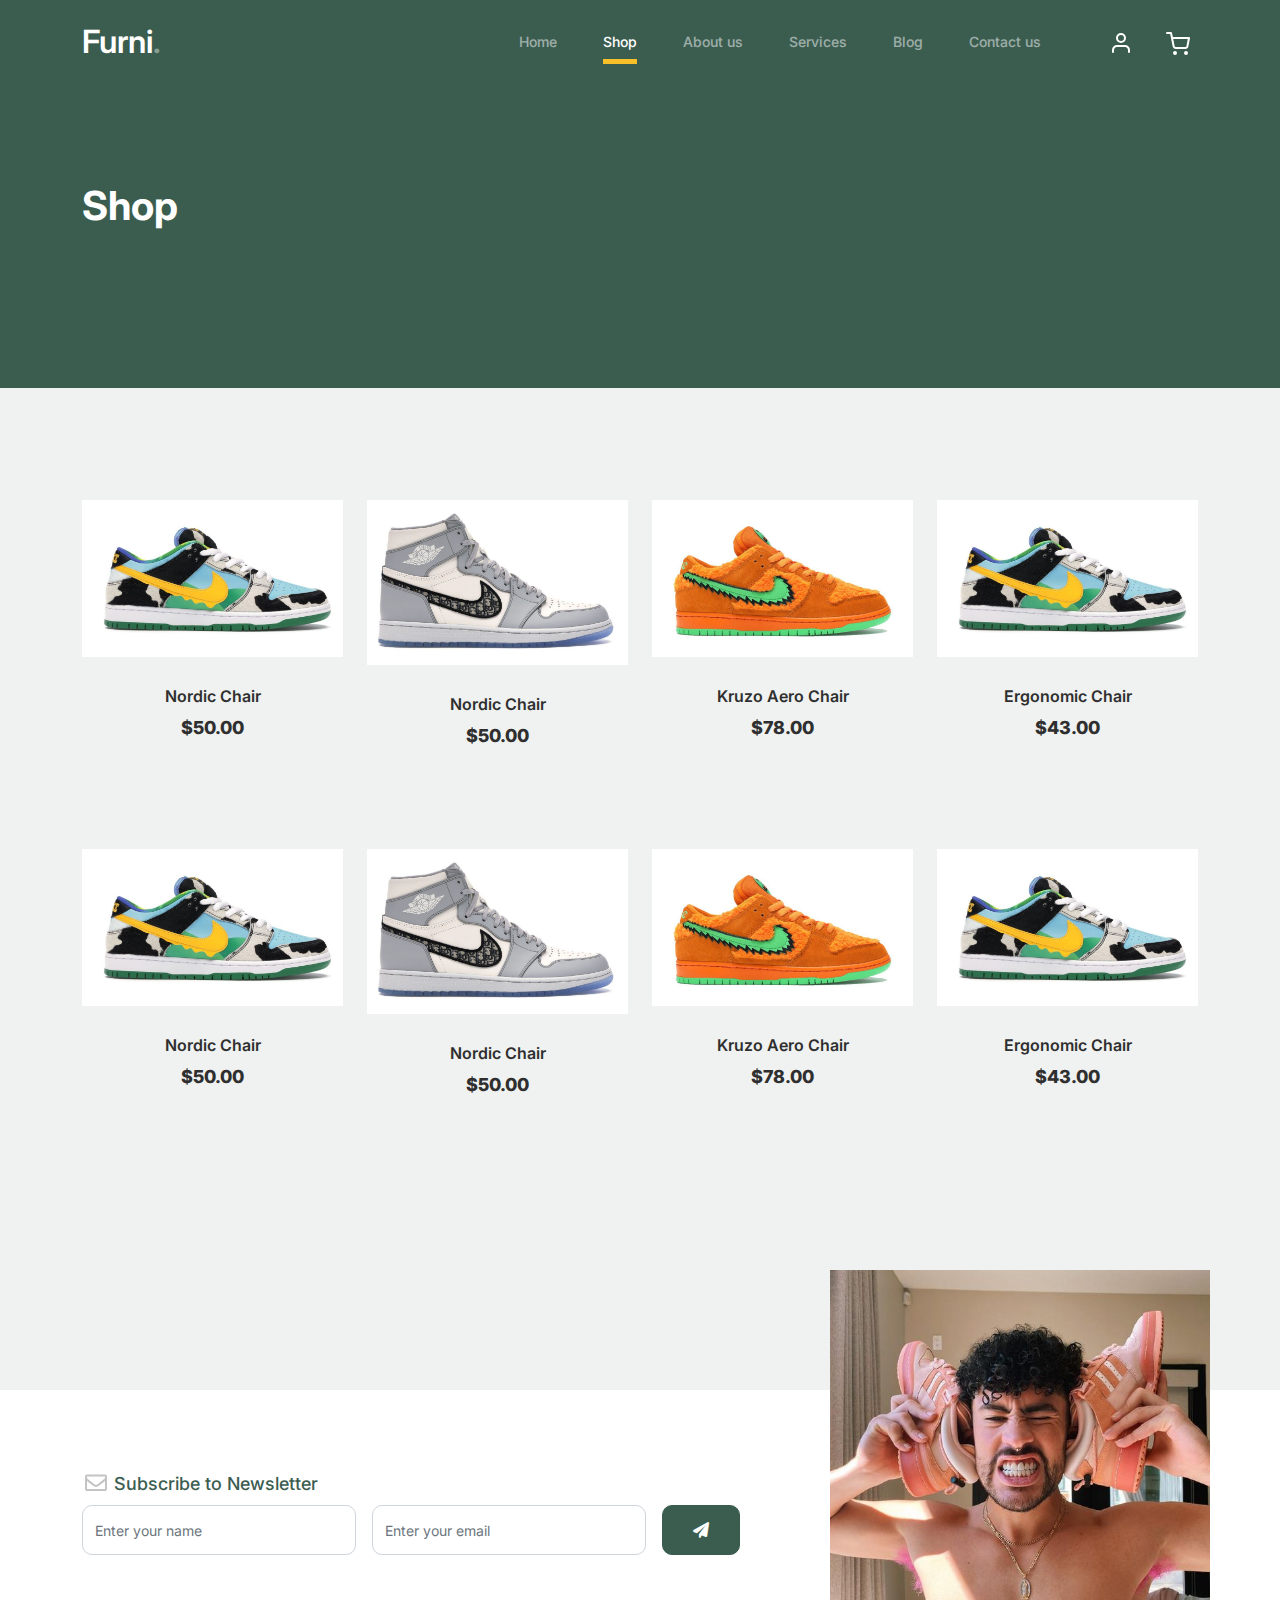
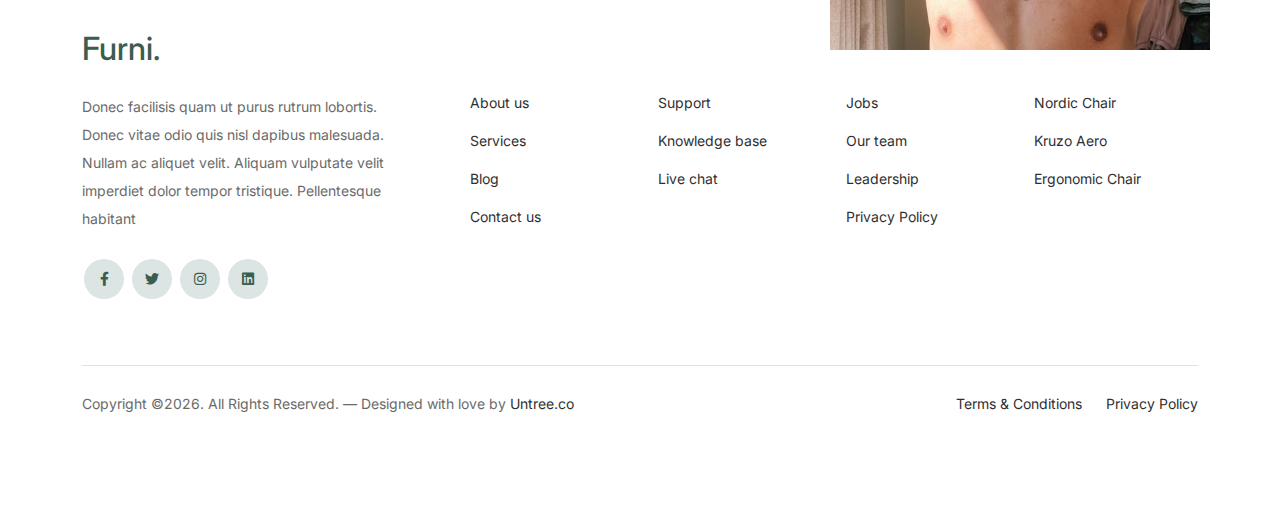
<file: shop.html>
<!-- /*
* Bootstrap 5
* Template Name: Furni
* Template Author: Untree.co
* Template URI: https://untree.co/
* License: https://creativecommons.org/licenses/by/3.0/
*/ -->
<!doctype html>
<html lang="en">
<head>
  <meta charset="utf-8">
  <meta name="viewport" content="width=device-width, initial-scale=1, shrink-to-fit=no">
  <meta name="author" content="Untree.co">
  <link rel="shortcut icon" href="favicon.png">

  <meta name="description" content="" />
  <meta name="keywords" content="bootstrap, bootstrap4" />

		<!-- Bootstrap CSS -->
		<link href="css/bootstrap.min.css" rel="stylesheet">
		<link href="https://cdnjs.cloudflare.com/ajax/libs/font-awesome/6.0.0-beta3/css/all.min.css" rel="stylesheet">
		<link href="css/tiny-slider.css" rel="stylesheet">
		<link href="css/style.css" rel="stylesheet">
		<title>Furni Free Bootstrap 5 Template for Furniture and Interior Design Websites by Untree.co </title>
	</head>

	<body>

		<!-- Start Header/Navigation -->
		<nav class="custom-navbar navbar navbar navbar-expand-md navbar-dark bg-dark" arial-label="Furni navigation bar">

			<div class="container">
				<a class="navbar-brand" href="index.html">Furni<span>.</span></a>

				<button class="navbar-toggler" type="button" data-bs-toggle="collapse" data-bs-target="#navbarsFurni" aria-controls="navbarsFurni" aria-expanded="false" aria-label="Toggle navigation">
					<span class="navbar-toggler-icon"></span>
				</button>

				<div class="collapse navbar-collapse" id="navbarsFurni">
					<ul class="custom-navbar-nav navbar-nav ms-auto mb-2 mb-md-0">
						<li class="nav-item ">
							<a class="nav-link" href="index.html">Home</a>
						</li>
						<li class="active"><a class="nav-link" href="shop.html">Shop</a></li>
						<li><a class="nav-link" href="about.html">About us</a></li>
						<li><a class="nav-link" href="services.html">Services</a></li>
						<li><a class="nav-link" href="blog.html">Blog</a></li>
						<li><a class="nav-link" href="contact.html">Contact us</a></li>
					</ul>

					<ul class="custom-navbar-cta navbar-nav mb-2 mb-md-0 ms-5">
						<li><a class="nav-link" href="#"><img src="images/user.svg"></a></li>
						<li><a class="nav-link" href="cart.html"><img src="images/cart.svg"></a></li>
					</ul>
				</div>
			</div>
				
		</nav>
		<!-- End Header/Navigation -->

		<!-- Start Hero Section -->
			<div class="hero">
				<div class="container">
					<div class="row justify-content-between">
						<div class="col-lg-5">
							<div class="intro-excerpt">
								<h1>Shop</h1>
							</div>
						</div>
						<div class="col-lg-7">
							
						</div>
					</div>
				</div>
			</div>
		<!-- End Hero Section -->

		

		<div class="untree_co-section product-section before-footer-section">
		    <div class="container">
		      	<div class="row">

		      		<!-- Start Column 1 -->
					<div class="col-12 col-md-4 col-lg-3 mb-5">
						<a class="product-item" href="#">
							<img src="images/product-3.png" class="img-fluid product-thumbnail">
							<h3 class="product-title">Nordic Chair</h3>
							<strong class="product-price">$50.00</strong>

							<span class="icon-cross">
								<img src="images/cross.svg" class="img-fluid">
							</span>
						</a>
					</div> 
					<!-- End Column 1 -->
						
					<!-- Start Column 2 -->
					<div class="col-12 col-md-4 col-lg-3 mb-5">
						<a class="product-item" href="#">
							<img src="images/product-1.png" class="img-fluid product-thumbnail">
							<h3 class="product-title">Nordic Chair</h3>
							<strong class="product-price">$50.00</strong>

							<span class="icon-cross">
								<img src="images/cross.svg" class="img-fluid">
							</span>
						</a>
					</div> 
					<!-- End Column 2 -->

					<!-- Start Column 3 -->
					<div class="col-12 col-md-4 col-lg-3 mb-5">
						<a class="product-item" href="#">
							<img src="images/product-2.png" class="img-fluid product-thumbnail">
							<h3 class="product-title">Kruzo Aero Chair</h3>
							<strong class="product-price">$78.00</strong>

							<span class="icon-cross">
								<img src="images/cross.svg" class="img-fluid">
							</span>
						</a>
					</div>
					<!-- End Column 3 -->

					<!-- Start Column 4 -->
					<div class="col-12 col-md-4 col-lg-3 mb-5">
						<a class="product-item" href="#">
							<img src="images/product-3.png" class="img-fluid product-thumbnail">
							<h3 class="product-title">Ergonomic Chair</h3>
							<strong class="product-price">$43.00</strong>

							<span class="icon-cross">
								<img src="images/cross.svg" class="img-fluid">
							</span>
						</a>
					</div>
					<!-- End Column 4 -->


					<!-- Start Column 1 -->
					<div class="col-12 col-md-4 col-lg-3 mb-5">
						<a class="product-item" href="#">
							<img src="images/product-3.png" class="img-fluid product-thumbnail">
							<h3 class="product-title">Nordic Chair</h3>
							<strong class="product-price">$50.00</strong>

							<span class="icon-cross">
								<img src="images/cross.svg" class="img-fluid">
							</span>
						</a>
					</div> 
					<!-- End Column 1 -->
						
					<!-- Start Column 2 -->
					<div class="col-12 col-md-4 col-lg-3 mb-5">
						<a class="product-item" href="#">
							<img src="images/product-1.png" class="img-fluid product-thumbnail">
							<h3 class="product-title">Nordic Chair</h3>
							<strong class="product-price">$50.00</strong>

							<span class="icon-cross">
								<img src="images/cross.svg" class="img-fluid">
							</span>
						</a>
					</div> 
					<!-- End Column 2 -->

					<!-- Start Column 3 -->
					<div class="col-12 col-md-4 col-lg-3 mb-5">
						<a class="product-item" href="#">
							<img src="images/product-2.png" class="img-fluid product-thumbnail">
							<h3 class="product-title">Kruzo Aero Chair</h3>
							<strong class="product-price">$78.00</strong>

							<span class="icon-cross">
								<img src="images/cross.svg" class="img-fluid">
							</span>
						</a>
					</div>
					<!-- End Column 3 -->

					<!-- Start Column 4 -->
					<div class="col-12 col-md-4 col-lg-3 mb-5">
						<a class="product-item" href="#">
							<img src="images/product-3.png" class="img-fluid product-thumbnail">
							<h3 class="product-title">Ergonomic Chair</h3>
							<strong class="product-price">$43.00</strong>

							<span class="icon-cross">
								<img src="images/cross.svg" class="img-fluid">
							</span>
						</a>
					</div>
					<!-- End Column 4 -->

		      	</div>
		    </div>
		</div>


		<!-- Start Footer Section -->
		<footer class="footer-section">
			<div class="container relative">

				<div class="sofa-img">
					<img src="images/sofa.png" alt="Image" class="img-fluid">
				</div>

				<div class="row">
					<div class="col-lg-8">
						<div class="subscription-form">
							<h3 class="d-flex align-items-center"><span class="me-1"><img src="images/envelope-outline.svg" alt="Image" class="img-fluid"></span><span>Subscribe to Newsletter</span></h3>

							<form action="#" class="row g-3">
								<div class="col-auto">
									<input type="text" class="form-control" placeholder="Enter your name">
								</div>
								<div class="col-auto">
									<input type="email" class="form-control" placeholder="Enter your email">
								</div>
								<div class="col-auto">
									<button class="btn btn-primary">
										<span class="fa fa-paper-plane"></span>
									</button>
								</div>
							</form>

						</div>
					</div>
				</div>

				<div class="row g-5 mb-5">
					<div class="col-lg-4">
						<div class="mb-4 footer-logo-wrap"><a href="#" class="footer-logo">Furni<span>.</span></a></div>
						<p class="mb-4">Donec facilisis quam ut purus rutrum lobortis. Donec vitae odio quis nisl dapibus malesuada. Nullam ac aliquet velit. Aliquam vulputate velit imperdiet dolor tempor tristique. Pellentesque habitant</p>

						<ul class="list-unstyled custom-social">
							<li><a href="#"><span class="fa fa-brands fa-facebook-f"></span></a></li>
							<li><a href="#"><span class="fa fa-brands fa-twitter"></span></a></li>
							<li><a href="#"><span class="fa fa-brands fa-instagram"></span></a></li>
							<li><a href="#"><span class="fa fa-brands fa-linkedin"></span></a></li>
						</ul>
					</div>

					<div class="col-lg-8">
						<div class="row links-wrap">
							<div class="col-6 col-sm-6 col-md-3">
								<ul class="list-unstyled">
									<li><a href="#">About us</a></li>
									<li><a href="#">Services</a></li>
									<li><a href="#">Blog</a></li>
									<li><a href="#">Contact us</a></li>
								</ul>
							</div>

							<div class="col-6 col-sm-6 col-md-3">
								<ul class="list-unstyled">
									<li><a href="#">Support</a></li>
									<li><a href="#">Knowledge base</a></li>
									<li><a href="#">Live chat</a></li>
								</ul>
							</div>

							<div class="col-6 col-sm-6 col-md-3">
								<ul class="list-unstyled">
									<li><a href="#">Jobs</a></li>
									<li><a href="#">Our team</a></li>
									<li><a href="#">Leadership</a></li>
									<li><a href="#">Privacy Policy</a></li>
								</ul>
							</div>

							<div class="col-6 col-sm-6 col-md-3">
								<ul class="list-unstyled">
									<li><a href="#">Nordic Chair</a></li>
									<li><a href="#">Kruzo Aero</a></li>
									<li><a href="#">Ergonomic Chair</a></li>
								</ul>
							</div>
						</div>
					</div>

				</div>

				<div class="border-top copyright">
					<div class="row pt-4">
						<div class="col-lg-6">
							<p class="mb-2 text-center text-lg-start">Copyright &copy;<script>document.write(new Date().getFullYear());</script>. All Rights Reserved. &mdash; Designed with love by <a href="https://untree.co">Untree.co</a> <!-- License information: https://untree.co/license/ -->
            </p>
						</div>

						<div class="col-lg-6 text-center text-lg-end">
							<ul class="list-unstyled d-inline-flex ms-auto">
								<li class="me-4"><a href="#">Terms &amp; Conditions</a></li>
								<li><a href="#">Privacy Policy</a></li>
							</ul>
						</div>

					</div>
				</div>

			</div>
		</footer>
		<!-- End Footer Section -->	


		<script src="js/bootstrap.bundle.min.js"></script>
		<script src="js/tiny-slider.js"></script>
		<script src="js/custom.js"></script>
	</body>

</html>
</file>
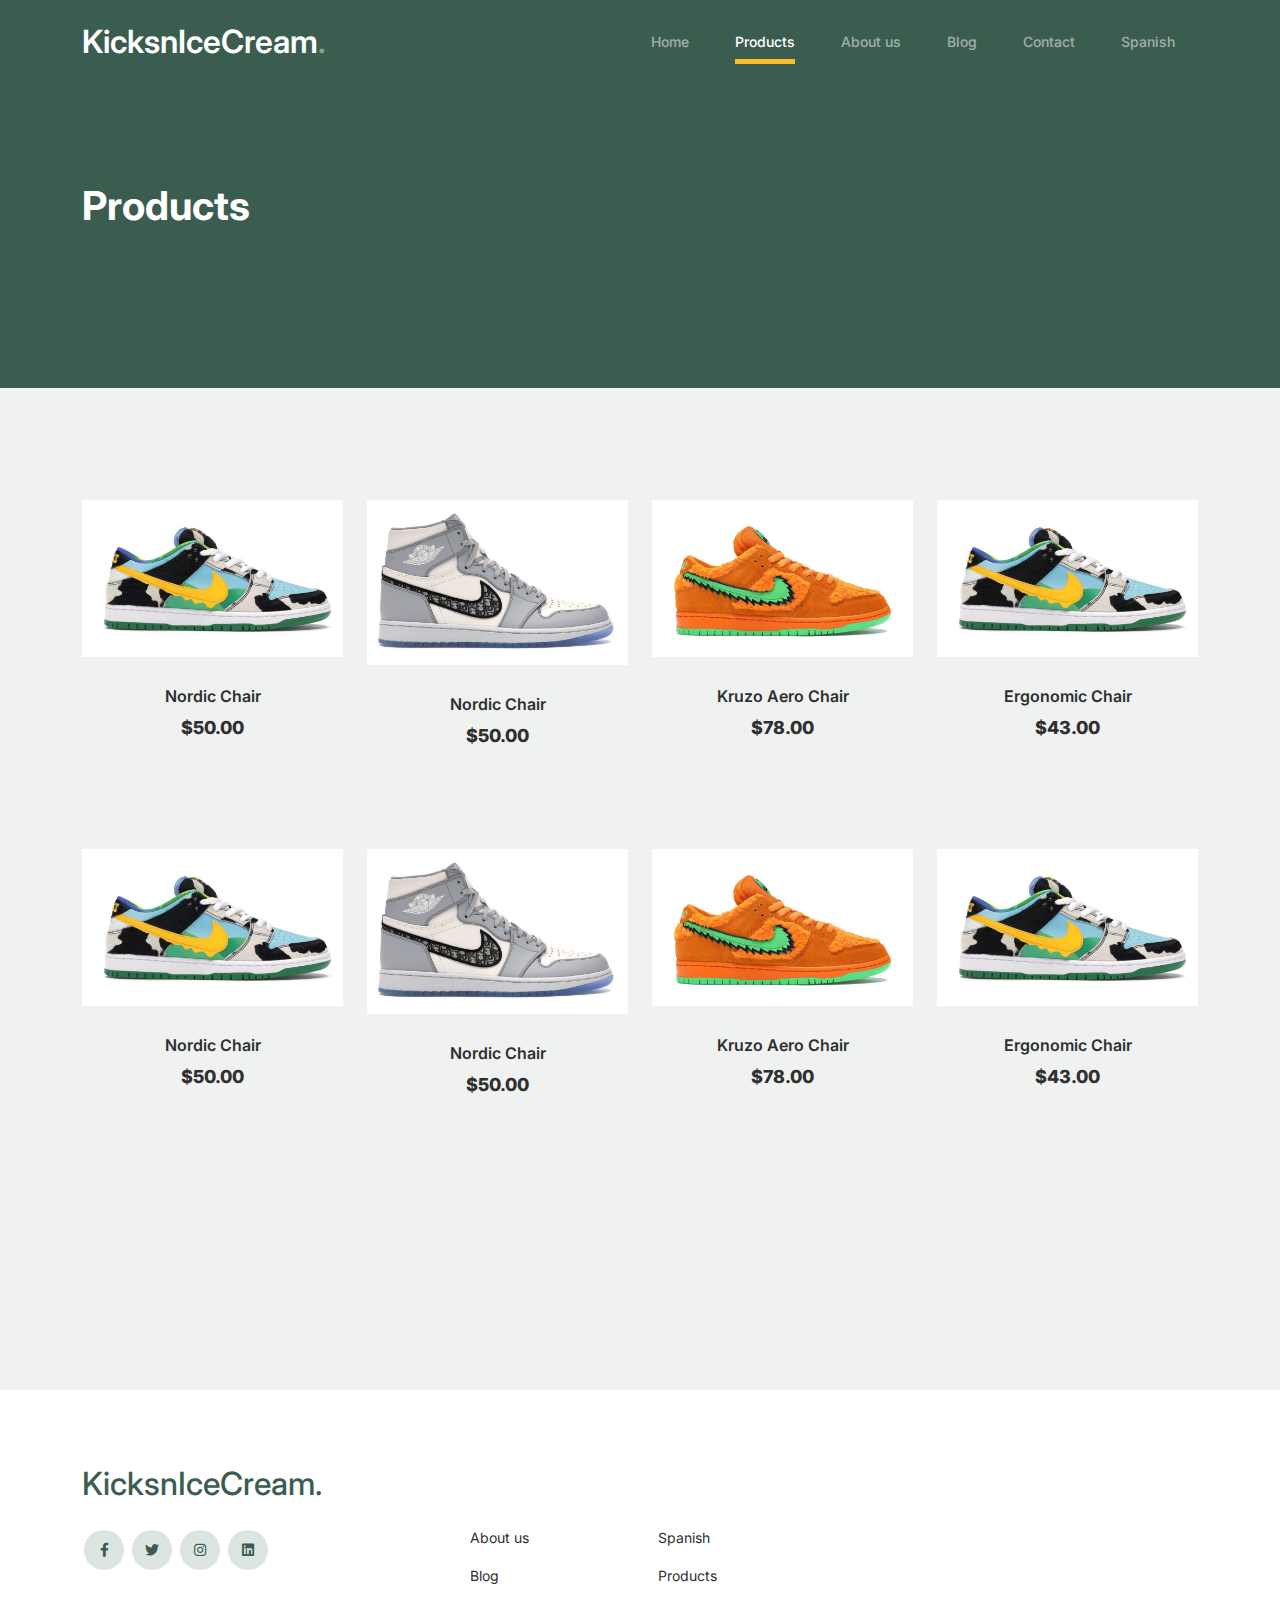
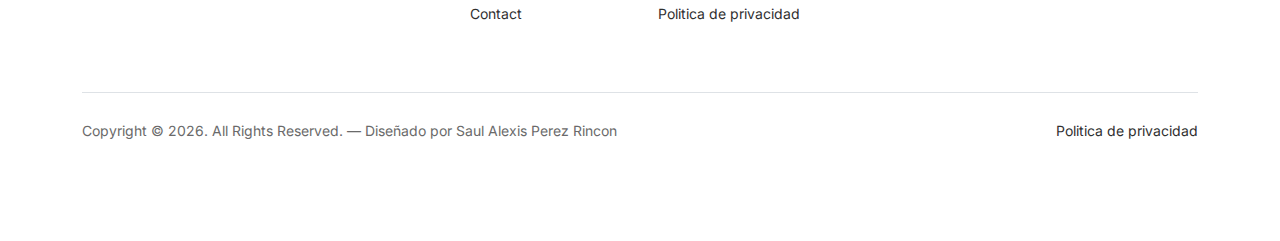
<file: shop2.html>
<!doctype html>
<html lang="en">

<head>
	<meta charset="utf-8">
	<meta name="viewport" content="width=device-width, initial-scale=1, shrink-to-fit=no">
	<meta name="author" content="Untree.co">
	<link rel="shortcut icon" href="favicon.png">

	<meta name="description" content="" />
	<meta name="keywords" content="bootstrap, bootstrap4" />

	<!-- Bootstrap CSS -->
	<link href="css/bootstrap.min.css" rel="stylesheet">
	<link href="https://cdnjs.cloudflare.com/ajax/libs/font-awesome/6.0.0-beta3/css/all.min.css" rel="stylesheet">
	<link href="css/tiny-slider.css" rel="stylesheet">
	<link href="css/style.css" rel="stylesheet">
	<title>KicksnIceCream</title>
</head>

<body>

	<!-- Start Header/Navigation -->
	<nav class="custom-navbar navbar navbar navbar-expand-md navbar-dark bg-dark" arial-label="Furni navigation bar">

		<div class="container">
			<a class="navbar-brand" href="index.html">KicksnIceCream<span>.</span></a>

			<button class="navbar-toggler" type="button" data-bs-toggle="collapse" data-bs-target="#navbarsFurni"
				aria-controls="navbarsFurni" aria-expanded="false" aria-label="Toggle navigation">
				<span class="navbar-toggler-icon"></span>
			</button>

			<div class="collapse navbar-collapse" id="navbarsFurni">
				<ul class="custom-navbar-nav navbar-nav ms-auto mb-2 mb-md-0">
					<li class="nav-item">
						<a class="nav-link" href="index2.html">Home</a>
					</li>
					<li class="active"><a class="nav-link" href="shop2.html">Products</a></li>
					<li><a class="nav-link" href="about2.html">About us</a></li>
					<li><a class="nav-link" href="blog2.html">Blog</a></li>
					<li><a class="nav-link" href="contact2.html">Contact</a></li>
					<li><a class="nav-link" href="index.html">Spanish</a></li>
				</ul>

			</div>
		</div>

	</nav>
	<!-- End Header/Navigation -->

	<!-- Start Hero Section -->
	<div class="hero">
		<div class="container">
			<div class="row justify-content-between">
				<div class="col-lg-5">
					<div class="intro-excerpt">
						<h1>Products</h1>
					</div>
				</div>
				<div class="col-lg-7">

				</div>
			</div>
		</div>
	</div>
	<!-- End Hero Section -->



	<div class="untree_co-section product-section before-footer-section">
		<div class="container">
			<div class="row">

				<!-- Start Column 1 -->
				<div class="col-12 col-md-4 col-lg-3 mb-5">
					<a class="product-item" href="#">
						<img src="images/product-3.png" class="img-fluid product-thumbnail">
						<h3 class="product-title">Nordic Chair</h3>
						<strong class="product-price">$50.00</strong>

						<span class="icon-cross">
							<img src="images/cross.svg" class="img-fluid">
						</span>
					</a>
				</div>
				<!-- End Column 1 -->

				<!-- Start Column 2 -->
				<div class="col-12 col-md-4 col-lg-3 mb-5">
					<a class="product-item" href="#">
						<img src="images/product-1.png" class="img-fluid product-thumbnail">
						<h3 class="product-title">Nordic Chair</h3>
						<strong class="product-price">$50.00</strong>

						<span class="icon-cross">
							<img src="images/cross.svg" class="img-fluid">
						</span>
					</a>
				</div>
				<!-- End Column 2 -->

				<!-- Start Column 3 -->
				<div class="col-12 col-md-4 col-lg-3 mb-5">
					<a class="product-item" href="#">
						<img src="images/product-2.png" class="img-fluid product-thumbnail">
						<h3 class="product-title">Kruzo Aero Chair</h3>
						<strong class="product-price">$78.00</strong>

						<span class="icon-cross">
							<img src="images/cross.svg" class="img-fluid">
						</span>
					</a>
				</div>
				<!-- End Column 3 -->

				<!-- Start Column 4 -->
				<div class="col-12 col-md-4 col-lg-3 mb-5">
					<a class="product-item" href="#">
						<img src="images/product-3.png" class="img-fluid product-thumbnail">
						<h3 class="product-title">Ergonomic Chair</h3>
						<strong class="product-price">$43.00</strong>

						<span class="icon-cross">
							<img src="images/cross.svg" class="img-fluid">
						</span>
					</a>
				</div>
				<!-- End Column 4 -->


				<!-- Start Column 1 -->
				<div class="col-12 col-md-4 col-lg-3 mb-5">
					<a class="product-item" href="#">
						<img src="images/product-3.png" class="img-fluid product-thumbnail">
						<h3 class="product-title">Nordic Chair</h3>
						<strong class="product-price">$50.00</strong>

						<span class="icon-cross">
							<img src="images/cross.svg" class="img-fluid">
						</span>
					</a>
				</div>
				<!-- End Column 1 -->

				<!-- Start Column 2 -->
				<div class="col-12 col-md-4 col-lg-3 mb-5">
					<a class="product-item" href="#">
						<img src="images/product-1.png" class="img-fluid product-thumbnail">
						<h3 class="product-title">Nordic Chair</h3>
						<strong class="product-price">$50.00</strong>

						<span class="icon-cross">
							<img src="images/cross.svg" class="img-fluid">
						</span>
					</a>
				</div>
				<!-- End Column 2 -->

				<!-- Start Column 3 -->
				<div class="col-12 col-md-4 col-lg-3 mb-5">
					<a class="product-item" href="#">
						<img src="images/product-2.png" class="img-fluid product-thumbnail">
						<h3 class="product-title">Kruzo Aero Chair</h3>
						<strong class="product-price">$78.00</strong>

						<span class="icon-cross">
							<img src="images/cross.svg" class="img-fluid">
						</span>
					</a>
				</div>
				<!-- End Column 3 -->

				<!-- Start Column 4 -->
				<div class="col-12 col-md-4 col-lg-3 mb-5">
					<a class="product-item" href="#">
						<img src="images/product-3.png" class="img-fluid product-thumbnail">
						<h3 class="product-title">Ergonomic Chair</h3>
						<strong class="product-price">$43.00</strong>

						<span class="icon-cross">
							<img src="images/cross.svg" class="img-fluid">
						</span>
					</a>
				</div>
				<!-- End Column 4 -->

			</div>
		</div>
	</div>


	<!-- Start Footer Section -->
	<footer class="footer-section">
		<div class="container relative">


			<div class="row g-5 mb-5">
				<div class="col-lg-4">
					<div class="mb-4 footer-logo-wrap"><a href="#" class="footer-logo">KicksnIceCream<span>.</span></a>
					</div>

					<ul class="list-unstyled custom-social">
						<li><a href="#"><span class="fa fa-brands fa-facebook-f"></span></a></li>
						<li><a href="#"><span class="fa fa-brands fa-twitter"></span></a></li>
						<li><a href="#"><span class="fa fa-brands fa-instagram"></span></a></li>
						<li><a href="#"><span class="fa fa-brands fa-linkedin"></span></a></li>
					</ul>
				</div>

				<div class="col-lg-8">
					<div class="row links-wrap">
						<div class="col-6 col-sm-6 col-md-3">
							<ul class="list-unstyled">
								<li><a href="about2.html">About us</a></li>
								<li><a href="blog2.html">Blog</a></li>
								<li><a href="contact2.html">Contact</a></li>
							</ul>
						</div>

						<div class="col-6 col-sm-6 col-md-3">
							<ul class="list-unstyled">
								<li><a href="index.html">Spanish</a></li>
								<li><a href="shop2.html">Products</a></li>
								<li><a href="privacidad.html">Politica de privacidad</a></li>
							</ul>
						</div>
					</div>
				</div>

			</div>

			<div class="border-top copyright">
				<div class="row pt-4">
					<div class="col-lg-6">
						<p class="mb-2 text-center text-lg-start">Copyright &copy;
							<script>document.write(new Date().getFullYear());</script>. All Rights Reserved. &mdash;
							Diseñado por Saul Alexis Perez Rincon
							<!-- License information: https://untree.co/license/ -->
						</p>
					</div>

					<div class="col-lg-6 text-center text-lg-end">
						<ul class="list-unstyled d-inline-flex ms-auto">
							<li><a href="privacidad.html">Politica de privacidad</a></li>
						</ul>
					</div>

				</div>
			</div>

		</div>
	</footer>
	<!-- End Footer Section -->


	<script src="js/bootstrap.bundle.min.js"></script>
	<script src="js/tiny-slider.js"></script>
	<script src="js/custom.js"></script>
</body>

</html>
</file>
<file: css/tiny-slider.css>
.tns-outer {
    padding: 0 !important
}

.tns-outer [hidden] {
    display: none !important
}

.tns-outer [aria-controls],
.tns-outer [data-action] {
    cursor: pointer
}

.tns-slider {
    -webkit-transition: all 0s;
    -moz-transition: all 0s;
    transition: all 0s
}

.tns-slider>.tns-item {
    -webkit-box-sizing: border-box;
    -moz-box-sizing: border-box;
    box-sizing: border-box
}

.tns-horizontal.tns-subpixel {
    white-space: nowrap
}

.tns-horizontal.tns-subpixel>.tns-item {
    display: inline-block;
    vertical-align: top;
    white-space: normal
}

.tns-horizontal.tns-no-subpixel:after {
    content: '';
    display: table;
    clear: both
}

.tns-horizontal.tns-no-subpixel>.tns-item {
    float: left
}

.tns-horizontal.tns-carousel.tns-no-subpixel>.tns-item {
    margin-right: -100%
}

.tns-no-calc {
    position: relative;
    left: 0
}

.tns-gallery {
    position: relative;
    left: 0;
    min-height: 1px
}

.tns-gallery>.tns-item {
    position: absolute;
    left: -100%;
    -webkit-transition: transform 0s, opacity 0s;
    -moz-transition: transform 0s, opacity 0s;
    transition: transform 0s, opacity 0s
}

.tns-gallery>.tns-slide-active {
    position: relative;
    left: auto !important
}

.tns-gallery>.tns-moving {
    -webkit-transition: all 0.25s;
    -moz-transition: all 0.25s;
    transition: all 0.25s
}

.tns-autowidth {
    display: inline-block
}

.tns-lazy-img {
    -webkit-transition: opacity 0.6s;
    -moz-transition: opacity 0.6s;
    transition: opacity 0.6s;
    opacity: 0.6
}

.tns-lazy-img.tns-complete {
    opacity: 1
}

.tns-ah {
    -webkit-transition: height 0s;
    -moz-transition: height 0s;
    transition: height 0s
}

.tns-ovh {
    overflow: hidden
}

.tns-visually-hidden {
    position: absolute;
    left: -10000em
}

.tns-transparent {
    opacity: 0;
    visibility: hidden
}

.tns-fadeIn {
    opacity: 1;
    filter: alpha(opacity=100);
    z-index: 0
}

.tns-normal,
.tns-fadeOut {
    opacity: 0;
    filter: alpha(opacity=0);
    z-index: -1
}

.tns-vpfix {
    white-space: nowrap
}

.tns-vpfix>div,
.tns-vpfix>li {
    display: inline-block
}

.tns-t-subp2 {
    margin: 0 auto;
    width: 310px;
    position: relative;
    height: 10px;
    overflow: hidden
}

.tns-t-ct {
    width: 2333.3333333%;
    width: -webkit-calc(100% * 70 / 3);
    width: -moz-calc(100% * 70 / 3);
    width: calc(100% * 70 / 3);
    position: absolute;
    right: 0
}

.tns-t-ct:after {
    content: '';
    display: table;
    clear: both
}

.tns-t-ct>div {
    width: 1.4285714%;
    width: -webkit-calc(100% / 70);
    width: -moz-calc(100% / 70);
    width: calc(100% / 70);
    height: 10px;
    float: left
}

/*# sourceMappingURL=sourcemaps/tiny-slider.css.map */
</file>
<file: css/style.css>
/*
* Template Name: UntreeStore
* Template Author: Untree.co
* Author URI: https://untree.co/
* License: https://creativecommons.org/licenses/by/3.0/
*/
@import url("https://fonts.googleapis.com/css2?family=Inter:wght@400;500;600;700;800&display=swap");

body {
  overflow-x: hidden;
  position: relative;
}

body {
  font-family: "Inter", sans-serif;
  font-weight: 400;
  line-height: 28px;
  color: #6a6a6a;
  font-size: 14px;
  background-color: #eff2f1;
}

a {
  text-decoration: none;
  -webkit-transition: .3s all ease;
  -o-transition: .3s all ease;
  transition: .3s all ease;
  color: #2f2f2f;
  text-decoration: underline;
}

a:hover {
  color: #2f2f2f;
  text-decoration: none;
}

a.more {
  font-weight: 600;
}

.custom-navbar {
  background: #3b5d50 !important;
  padding-top: 20px;
  padding-bottom: 20px;
}

.custom-navbar .navbar-brand {
  font-size: 32px;
  font-weight: 600;
}

.custom-navbar .navbar-brand>span {
  opacity: .4;
}

.custom-navbar .navbar-toggler {
  border-color: transparent;
}

.custom-navbar .navbar-toggler:active,
.custom-navbar .navbar-toggler:focus {
  -webkit-box-shadow: none;
  box-shadow: none;
  outline: none;
}

@media (min-width: 992px) {
  .custom-navbar .custom-navbar-nav li {
    margin-left: 15px;
    margin-right: 15px;
  }
}

.custom-navbar .custom-navbar-nav li a {
  font-weight: 500;
  color: #ffffff !important;
  opacity: .5;
  -webkit-transition: .3s all ease;
  -o-transition: .3s all ease;
  transition: .3s all ease;
  position: relative;
}

@media (min-width: 768px) {
  .custom-navbar .custom-navbar-nav li a:before {
    content: "";
    position: absolute;
    bottom: 0;
    left: 8px;
    right: 8px;
    background: #f9bf29;
    height: 5px;
    opacity: 1;
    visibility: visible;
    width: 0;
    -webkit-transition: .15s all ease-out;
    -o-transition: .15s all ease-out;
    transition: .15s all ease-out;
  }
}

.custom-navbar .custom-navbar-nav li a:hover {
  opacity: 1;
}

.custom-navbar .custom-navbar-nav li a:hover:before {
  width: calc(100% - 16px);
}

.custom-navbar .custom-navbar-nav li.active a {
  opacity: 1;
}

.custom-navbar .custom-navbar-nav li.active a:before {
  width: calc(100% - 16px);
}

.custom-navbar .custom-navbar-cta {
  margin-left: 0 !important;
  -webkit-box-orient: horizontal;
  -webkit-box-direction: normal;
  -ms-flex-direction: row;
  flex-direction: row;
}

@media (min-width: 768px) {
  .custom-navbar .custom-navbar-cta {
    margin-left: 40px !important;
  }
}

.custom-navbar .custom-navbar-cta li {
  margin-left: 0px;
  margin-right: 0px;
}

.custom-navbar .custom-navbar-cta li:first-child {
  margin-right: 20px;
}

.hero {
  background: #3b5d50;
  padding: calc(4rem - 30px) 0 0rem 0;
}

@media (min-width: 768px) {
  .hero {
    padding: calc(4rem - 30px) 0 4rem 0;
  }
}

@media (min-width: 992px) {
  .hero {
    padding: calc(8rem - 30px) 0 8rem 0;
  }
}

.hero .intro-excerpt {
  position: relative;
  z-index: 4;
}

@media (min-width: 992px) {
  .hero .intro-excerpt {
    max-width: 450px;
  }
}

.hero h1 {
  font-weight: 700;
  color: #ffffff;
  margin-bottom: 30px;
}

@media (min-width: 1400px) {
  .hero h1 {
    font-size: 54px;
  }
}

.hero p {
  color: rgba(255, 255, 255, 0.5);
  margin-botom: 30px;
}

.hero .hero-img-wrap {
  position: relative;
}

.hero .hero-img-wrap img {
  position: relative;
  top: 0px;
  right: 0px;
  z-index: 2;
  max-width: 100%;
  left: -20px;
}

@media (min-width: 768px) {
  .hero .hero-img-wrap img {
    right: 0px;
    left: -100px;
  }
}

@media (min-width: 992px) {
  .hero .hero-img-wrap img {
    left: 0px;
    top: -80px;
    position: absolute;
    right: -50px;
  }
}

@media (min-width: 1200px) {
  .hero .hero-img-wrap img {
    left: 0px;
    top: -80px;
    right: -100px;
  }
}

.hero .hero-img-wrap:after {
  content: "";
  position: absolute;
  width: 255px;
  height: 217px;
  background-image: url("../images/dots-light.svg");
  background-size: contain;
  background-repeat: no-repeat;
  right: -100px;
  top: -0px;
}

@media (min-width: 1200px) {
  .hero .hero-img-wrap:after {
    top: -40px;
  }
}

.btn {
  font-weight: 600;
  padding: 12px 30px;
  border-radius: 30px;
  color: #ffffff;
  background: #2f2f2f;
  border-color: #2f2f2f;
}

.btn:hover {
  color: #ffffff;
  background: #222222;
  border-color: #222222;
}

.btn:active,
.btn:focus {
  outline: none !important;
  -webkit-box-shadow: none;
  box-shadow: none;
}

.btn.btn-primary {
  background: #3b5d50;
  border-color: #3b5d50;
}

.btn.btn-primary:hover {
  background: #314d43;
  border-color: #314d43;
}

.btn.btn-secondary {
  color: #2f2f2f;
  background: #f9bf29;
  border-color: #f9bf29;
}

.btn.btn-secondary:hover {
  background: #f8b810;
  border-color: #f8b810;
}

.btn.btn-white-outline {
  background: transparent;
  border-width: 2px;
  border-color: rgba(255, 255, 255, 0.3);
}

.btn.btn-white-outline:hover {
  border-color: white;
  color: #ffffff;
}

.section-title {
  color: #2f2f2f;
}

.product-section {
  padding: 7rem 0;
}

.product-section .product-item {
  text-align: center;
  text-decoration: none;
  display: block;
  position: relative;
  padding-bottom: 50px;
  cursor: pointer;
}

.product-section .product-item .product-thumbnail {
  margin-bottom: 30px;
  position: relative;
  top: 0;
  -webkit-transition: .3s all ease;
  -o-transition: .3s all ease;
  transition: .3s all ease;
}

.product-section .product-item h3 {
  font-weight: 600;
  font-size: 16px;
}

.product-section .product-item strong {
  font-weight: 800 !important;
  font-size: 18px !important;
}

.product-section .product-item h3,
.product-section .product-item strong {
  color: #2f2f2f;
  text-decoration: none;
}

.product-section .product-item .icon-cross {
  position: absolute;
  width: 35px;
  height: 35px;
  display: inline-block;
  background: #2f2f2f;
  bottom: 15px;
  left: 50%;
  -webkit-transform: translateX(-50%);
  -ms-transform: translateX(-50%);
  transform: translateX(-50%);
  margin-bottom: -17.5px;
  border-radius: 50%;
  opacity: 0;
  visibility: hidden;
  -webkit-transition: .3s all ease;
  -o-transition: .3s all ease;
  transition: .3s all ease;
}

.product-section .product-item .icon-cross img {
  position: absolute;
  left: 50%;
  top: 50%;
  -webkit-transform: translate(-50%, -50%);
  -ms-transform: translate(-50%, -50%);
  transform: translate(-50%, -50%);
}

.product-section .product-item:before {
  bottom: 0;
  left: 0;
  right: 0;
  position: absolute;
  content: "";
  background: #dce5e4;
  height: 0%;
  z-index: -1;
  border-radius: 10px;
  -webkit-transition: .3s all ease;
  -o-transition: .3s all ease;
  transition: .3s all ease;
}

.product-section .product-item:hover .product-thumbnail {
  top: -25px;
}

.product-section .product-item:hover .icon-cross {
  bottom: 0;
  opacity: 1;
  visibility: visible;
}

.product-section .product-item:hover:before {
  height: 70%;
}

.why-choose-section {
  padding: 7rem 0;
}

.why-choose-section .img-wrap {
  position: relative;
}

.why-choose-section .img-wrap:before {
  position: absolute;
  content: "";
  width: 255px;
  height: 217px;
  background-image: url("../images/dots-yellow.svg");
  background-repeat: no-repeat;
  background-size: contain;
  -webkit-transform: translate(-40%, -40%);
  -ms-transform: translate(-40%, -40%);
  transform: translate(-40%, -40%);
  z-index: -1;
}

.why-choose-section .img-wrap img {
  border-radius: 20px;
}

.feature {
  margin-bottom: 30px;
}

.feature .icon {
  display: inline-block;
  position: relative;
  margin-bottom: 20px;
}

.feature .icon:before {
  content: "";
  width: 33px;
  height: 33px;
  position: absolute;
  background: rgba(59, 93, 80, 0.2);
  border-radius: 50%;
  right: -8px;
  bottom: 0;
}

.feature h3 {
  font-size: 14px;
  color: #2f2f2f;
}

.feature p {
  font-size: 14px;
  line-height: 22px;
  color: #6a6a6a;
}

.we-help-section {
  padding: 7rem 0;
}

.we-help-section .imgs-grid {
  display: -ms-grid;
  display: grid;
  -ms-grid-columns: (1fr, 27);
  grid-template-columns: repeat(27, 1fr);
  position: relative;
}

.we-help-section .imgs-grid:before {
  position: absolute;
  content: "";
  width: 255px;
  height: 217px;
  background-image: url("../images/dots-green.svg");
  background-size: contain;
  background-repeat: no-repeat;
  -webkit-transform: translate(-40%, -40%);
  -ms-transform: translate(-40%, -40%);
  transform: translate(-40%, -40%);
  z-index: -1;
}

.we-help-section .imgs-grid .grid {
  position: relative;
}

.we-help-section .imgs-grid .grid img {
  border-radius: 20px;
  max-width: 100%;
}

.we-help-section .imgs-grid .grid.grid-1 {
  -ms-grid-column: 1;
  -ms-grid-column-span: 18;
  grid-column: 1 / span 18;
  -ms-grid-row: 1;
  -ms-grid-row-span: 27;
  grid-row: 1 / span 27;
}

.we-help-section .imgs-grid .grid.grid-2 {
  -ms-grid-column: 19;
  -ms-grid-column-span: 27;
  grid-column: 19 / span 27;
  -ms-grid-row: 1;
  -ms-grid-row-span: 5;
  grid-row: 1 / span 5;
  padding-left: 20px;
}

.we-help-section .imgs-grid .grid.grid-3 {
  -ms-grid-column: 14;
  -ms-grid-column-span: 16;
  grid-column: 14 / span 16;
  -ms-grid-row: 6;
  -ms-grid-row-span: 27;
  grid-row: 6 / span 27;
  padding-top: 20px;
}

.custom-list {
  width: 100%;
}

.custom-list li {
  display: inline-block;
  width: calc(50% - 20px);
  margin-bottom: 12px;
  line-height: 1.5;
  position: relative;
  padding-left: 20px;
}

.custom-list li:before {
  content: "";
  width: 8px;
  height: 8px;
  border-radius: 50%;
  border: 2px solid #3b5d50;
  position: absolute;
  left: 0;
  top: 8px;
}

.popular-product {
  padding: 0 0 7rem 0;
}

.popular-product .product-item-sm h3 {
  font-size: 14px;
  font-weight: 700;
  color: #2f2f2f;
}

.popular-product .product-item-sm a {
  text-decoration: none;
  color: #2f2f2f;
  -webkit-transition: .3s all ease;
  -o-transition: .3s all ease;
  transition: .3s all ease;
}

.popular-product .product-item-sm a:hover {
  color: rgba(47, 47, 47, 0.5);
}

.popular-product .product-item-sm p {
  line-height: 1.4;
  margin-bottom: 10px;
  font-size: 14px;
}

.popular-product .product-item-sm .thumbnail {
  margin-right: 10px;
  -webkit-box-flex: 0;
  -ms-flex: 0 0 120px;
  flex: 0 0 120px;
  position: relative;
}

.popular-product .product-item-sm .thumbnail:before {
  content: "";
  position: absolute;
  border-radius: 20px;
  background: #dce5e4;
  width: 98px;
  height: 98px;
  top: 50%;
  left: 50%;
  -webkit-transform: translate(-50%, -50%);
  -ms-transform: translate(-50%, -50%);
  transform: translate(-50%, -50%);
  z-index: -1;
}

.testimonial-section {
  padding: 3rem 0 7rem 0;
}

.testimonial-slider-wrap {
  position: relative;
}

.testimonial-slider-wrap .tns-inner {
  padding-top: 30px;
}

.testimonial-slider-wrap .item .testimonial-block blockquote {
  font-size: 16px;
}

@media (min-width: 768px) {
  .testimonial-slider-wrap .item .testimonial-block blockquote {
    line-height: 32px;
    font-size: 18px;
  }
}

.testimonial-slider-wrap .item .testimonial-block .author-info .author-pic {
  margin-bottom: 20px;
}

.testimonial-slider-wrap .item .testimonial-block .author-info .author-pic img {
  max-width: 80px;
  border-radius: 50%;
}

.testimonial-slider-wrap .item .testimonial-block .author-info h3 {
  font-size: 14px;
  font-weight: 700;
  color: #2f2f2f;
  margin-bottom: 0;
}

.testimonial-slider-wrap #testimonial-nav {
  position: absolute;
  top: 50%;
  z-index: 99;
  width: 100%;
  display: none;
}

@media (min-width: 768px) {
  .testimonial-slider-wrap #testimonial-nav {
    display: block;
  }
}

.testimonial-slider-wrap #testimonial-nav>span {
  cursor: pointer;
  position: absolute;
  width: 58px;
  height: 58px;
  line-height: 58px;
  border-radius: 50%;
  background: rgba(59, 93, 80, 0.1);
  color: #2f2f2f;
  -webkit-transition: .3s all ease;
  -o-transition: .3s all ease;
  transition: .3s all ease;
}

.testimonial-slider-wrap #testimonial-nav>span:hover {
  background: #3b5d50;
  color: #ffffff;
}

.testimonial-slider-wrap #testimonial-nav .prev {
  left: -10px;
}

.testimonial-slider-wrap #testimonial-nav .next {
  right: 0;
}

.testimonial-slider-wrap .tns-nav {
  position: absolute;
  bottom: -50px;
  left: 50%;
  -webkit-transform: translateX(-50%);
  -ms-transform: translateX(-50%);
  transform: translateX(-50%);
}

.testimonial-slider-wrap .tns-nav button {
  background: none;
  border: none;
  display: inline-block;
  position: relative;
  width: 0 !important;
  height: 7px !important;
  margin: 2px;
}

.testimonial-slider-wrap .tns-nav button:active,
.testimonial-slider-wrap .tns-nav button:focus,
.testimonial-slider-wrap .tns-nav button:hover {
  outline: none;
  -webkit-box-shadow: none;
  box-shadow: none;
  background: none;
}

.testimonial-slider-wrap .tns-nav button:before {
  display: block;
  width: 7px;
  height: 7px;
  left: 0;
  top: 0;
  position: absolute;
  content: "";
  border-radius: 50%;
  -webkit-transition: .3s all ease;
  -o-transition: .3s all ease;
  transition: .3s all ease;
  background-color: #d6d6d6;
}

.testimonial-slider-wrap .tns-nav button:hover:before,
.testimonial-slider-wrap .tns-nav button.tns-nav-active:before {
  background-color: #3b5d50;
}

.before-footer-section {
  padding: 7rem 0 12rem 0 !important;
}

.blog-section {
  padding: 7rem 0 12rem 0;
}

.blog-section .post-entry a {
  text-decoration: none;
}

.blog-section .post-entry .post-thumbnail {
  display: block;
  margin-bottom: 20px;
}

.blog-section .post-entry .post-thumbnail img {
  border-radius: 20px;
  -webkit-transition: .3s all ease;
  -o-transition: .3s all ease;
  transition: .3s all ease;
}

.blog-section .post-entry .post-content-entry {
  padding-left: 15px;
  padding-right: 15px;
}

.blog-section .post-entry .post-content-entry h3 {
  font-size: 16px;
  margin-bottom: 0;
  font-weight: 600;
  margin-bottom: 7px;
}

.blog-section .post-entry .post-content-entry .meta {
  font-size: 14px;
}

.blog-section .post-entry .post-content-entry .meta a {
  font-weight: 600;
}

.blog-section .post-entry:hover .post-thumbnail img,
.blog-section .post-entry:focus .post-thumbnail img {
  opacity: .7;
}

.footer-section {
  padding: 80px 0;
  background: #ffffff;
}

.footer-section .relative {
  position: relative;
}

.footer-section a {
  text-decoration: none;
  color: #2f2f2f;
  -webkit-transition: .3s all ease;
  -o-transition: .3s all ease;
  transition: .3s all ease;
}

.footer-section a:hover {
  color: rgba(47, 47, 47, 0.5);
}

.footer-section .subscription-form {
  margin-bottom: 40px;
  position: relative;
  z-index: 2;
  margin-top: 100px;
}

@media (min-width: 992px) {
  .footer-section .subscription-form {
    margin-top: 0px;
    margin-bottom: 80px;
  }
}

.footer-section .subscription-form h3 {
  font-size: 18px;
  font-weight: 500;
  color: #3b5d50;
}

.footer-section .subscription-form .form-control {
  height: 50px;
  border-radius: 10px;
  font-family: "Inter", sans-serif;
}

.footer-section .subscription-form .form-control:active,
.footer-section .subscription-form .form-control:focus {
  outline: none;
  -webkit-box-shadow: none;
  box-shadow: none;
  border-color: #3b5d50;
  -webkit-box-shadow: 0 1px 4px 0 rgba(0, 0, 0, 0.2);
  box-shadow: 0 1px 4px 0 rgba(0, 0, 0, 0.2);
}

.footer-section .subscription-form .form-control::-webkit-input-placeholder {
  font-size: 14px;
}

.footer-section .subscription-form .form-control::-moz-placeholder {
  font-size: 14px;
}

.footer-section .subscription-form .form-control:-ms-input-placeholder {
  font-size: 14px;
}

.footer-section .subscription-form .form-control:-moz-placeholder {
  font-size: 14px;
}

.footer-section .subscription-form .btn {
  border-radius: 10px !important;
}

.footer-section .sofa-img {
  position: absolute;
  top: -200px;
  z-index: 1;
  right: 0;
}

.footer-section .sofa-img img {
  max-width: 380px;
}

.footer-section .links-wrap {
  margin-top: 0px;
}

@media (min-width: 992px) {
  .footer-section .links-wrap {
    margin-top: 54px;
  }
}

.footer-section .links-wrap ul li {
  margin-bottom: 10px;
}

.footer-section .footer-logo-wrap .footer-logo {
  font-size: 32px;
  font-weight: 500;
  text-decoration: none;
  color: #3b5d50;
}

.footer-section .custom-social li {
  margin: 2px;
  display: inline-block;
}

.footer-section .custom-social li a {
  width: 40px;
  height: 40px;
  text-align: center;
  line-height: 40px;
  display: inline-block;
  background: #dce5e4;
  color: #3b5d50;
  border-radius: 50%;
}

.footer-section .custom-social li a:hover {
  background: #3b5d50;
  color: #ffffff;
}

.footer-section .border-top {
  border-color: #dce5e4;
}

.footer-section .border-top.copyright {
  font-size: 14px !important;
}

.untree_co-section {
  padding: 7rem 0;
}

.form-control {
  height: 50px;
  border-radius: 10px;
  font-family: "Inter", sans-serif;
}

.form-control:active,
.form-control:focus {
  outline: none;
  -webkit-box-shadow: none;
  box-shadow: none;
  border-color: #3b5d50;
  -webkit-box-shadow: 0 1px 4px 0 rgba(0, 0, 0, 0.2);
  box-shadow: 0 1px 4px 0 rgba(0, 0, 0, 0.2);
}

.form-control::-webkit-input-placeholder {
  font-size: 14px;
}

.form-control::-moz-placeholder {
  font-size: 14px;
}

.form-control:-ms-input-placeholder {
  font-size: 14px;
}

.form-control:-moz-placeholder {
  font-size: 14px;
}

.service {
  line-height: 1.5;
}

.service .service-icon {
  border-radius: 10px;
  -webkit-box-flex: 0;
  -ms-flex: 0 0 50px;
  flex: 0 0 50px;
  height: 50px;
  line-height: 50px;
  text-align: center;
  background: #3b5d50;
  margin-right: 20px;
  color: #ffffff;
}

textarea {
  height: auto !important;
}

.site-blocks-table {
  overflow: auto;
}

.site-blocks-table .product-thumbnail {
  width: 200px;
}

.site-blocks-table .btn {
  padding: 2px 10px;
}

.site-blocks-table thead th {
  padding: 30px;
  text-align: center;
  border-width: 0px !important;
  vertical-align: middle;
  color: rgba(0, 0, 0, 0.8);
  font-size: 18px;
}

.site-blocks-table td {
  padding: 20px;
  text-align: center;
  vertical-align: middle;
  color: rgba(0, 0, 0, 0.8);
}

.site-blocks-table tbody tr:first-child td {
  border-top: 1px solid #3b5d50 !important;
}

.site-blocks-table .btn {
  background: none !important;
  color: #000000;
  border: none;
  height: auto !important;
}

.site-block-order-table th {
  border-top: none !important;
  border-bottom-width: 1px !important;
}

.site-block-order-table td,
.site-block-order-table th {
  color: #000000;
}

.couponcode-wrap input {
  border-radius: 10px !important;
}

.text-primary {
  color: #3b5d50 !important;
}

.thankyou-icon {
  position: relative;
  color: #3b5d50;
}

.thankyou-icon:before {
  position: absolute;
  content: "";
  width: 50px;
  height: 50px;
  border-radius: 50%;
  background: rgba(59, 93, 80, 0.2);
}
</file>
<file: css/cookies.css>
.aviso-cookies {
	display: none;
	background: #fff;
	padding: 20px;
	width: calc(100% - 40px);
	max-width: 300px;
	line-height: 150%;
	border-radius: 10px;
	position: fixed;
	bottom: 20px;
	left: 20px;
	z-index: 100;
	padding-top: 60px;
	box-shadow: 0px 2px 20px 10px rgba(222,222,222,.25);
	text-align: center;
}

.aviso-cookies.activo {
	display: block;
}

.aviso-cookies .galleta {
	max-width: 100px;
	position: absolute;
	top: -50px;
	left: calc(50% - 50px);
}

.aviso-cookies .titulo,
.aviso-cookies .parrafo {
	margin-bottom: 15px;
}

.aviso-cookies .boton {
	width: 100%;
	background: #595959;
	border: none;
	color: #fff;
	font-family: 'Roboto', sans-serif;
	text-align: center;
	padding: 15px 20px;
	font-weight: 700;
	cursor: pointer;
	transition: .3s ease all;
	border-radius: 5px;
	margin-bottom: 15px;
	font-size: 14px;
}

.aviso-cookies .boton:hover {
	background: #000;
}

.aviso-cookies .enlace {
	color: #4DBFFF;
	text-decoration: none;
	font-size: 14px;
}

.aviso-cookies .enlace:hover {
	text-decoration: underline;
}

.fondo-aviso-cookies {
	display: none;
	background: rgba(0,0,0,.20);
	position: fixed;
	z-index: 99;
	width: 100vw;
	height: 100vh;
	top: 0;
	left: 0;
}

.fondo-aviso-cookies.activo {
	display: block;
}
</file>
